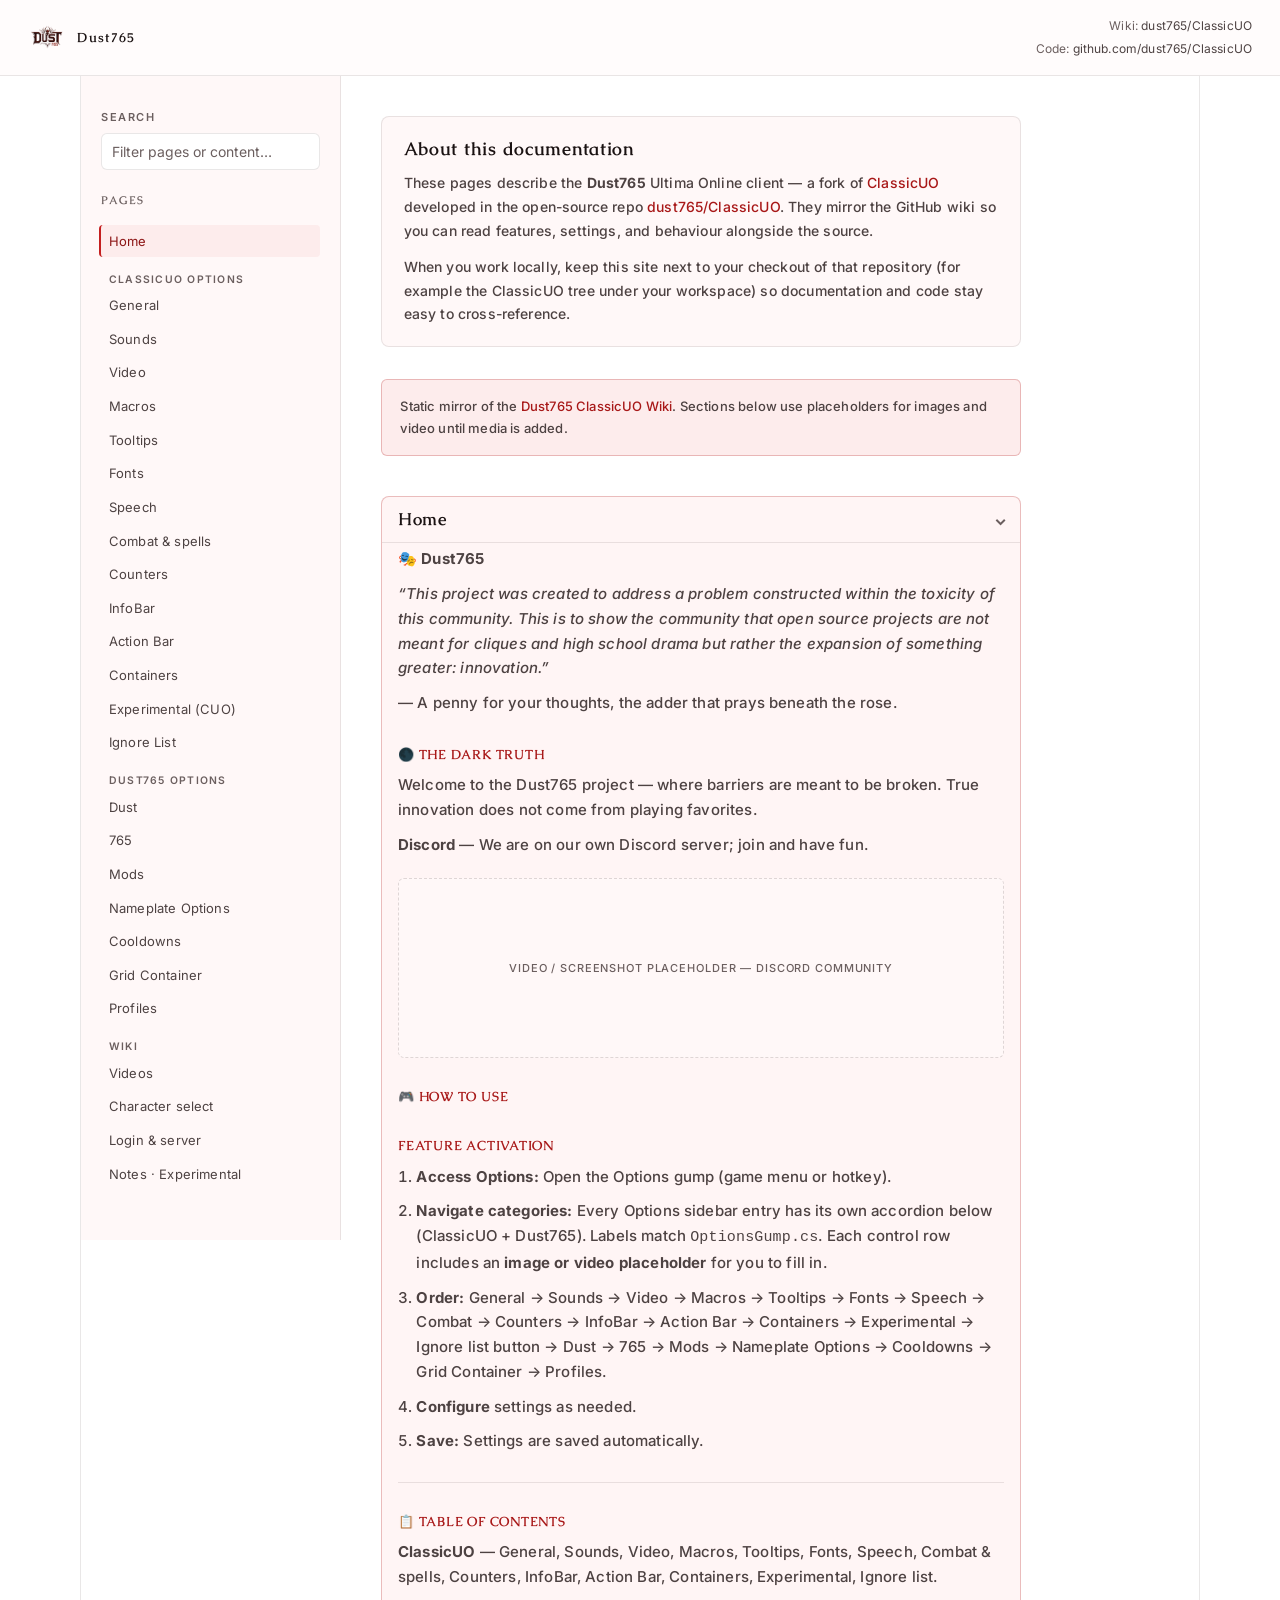
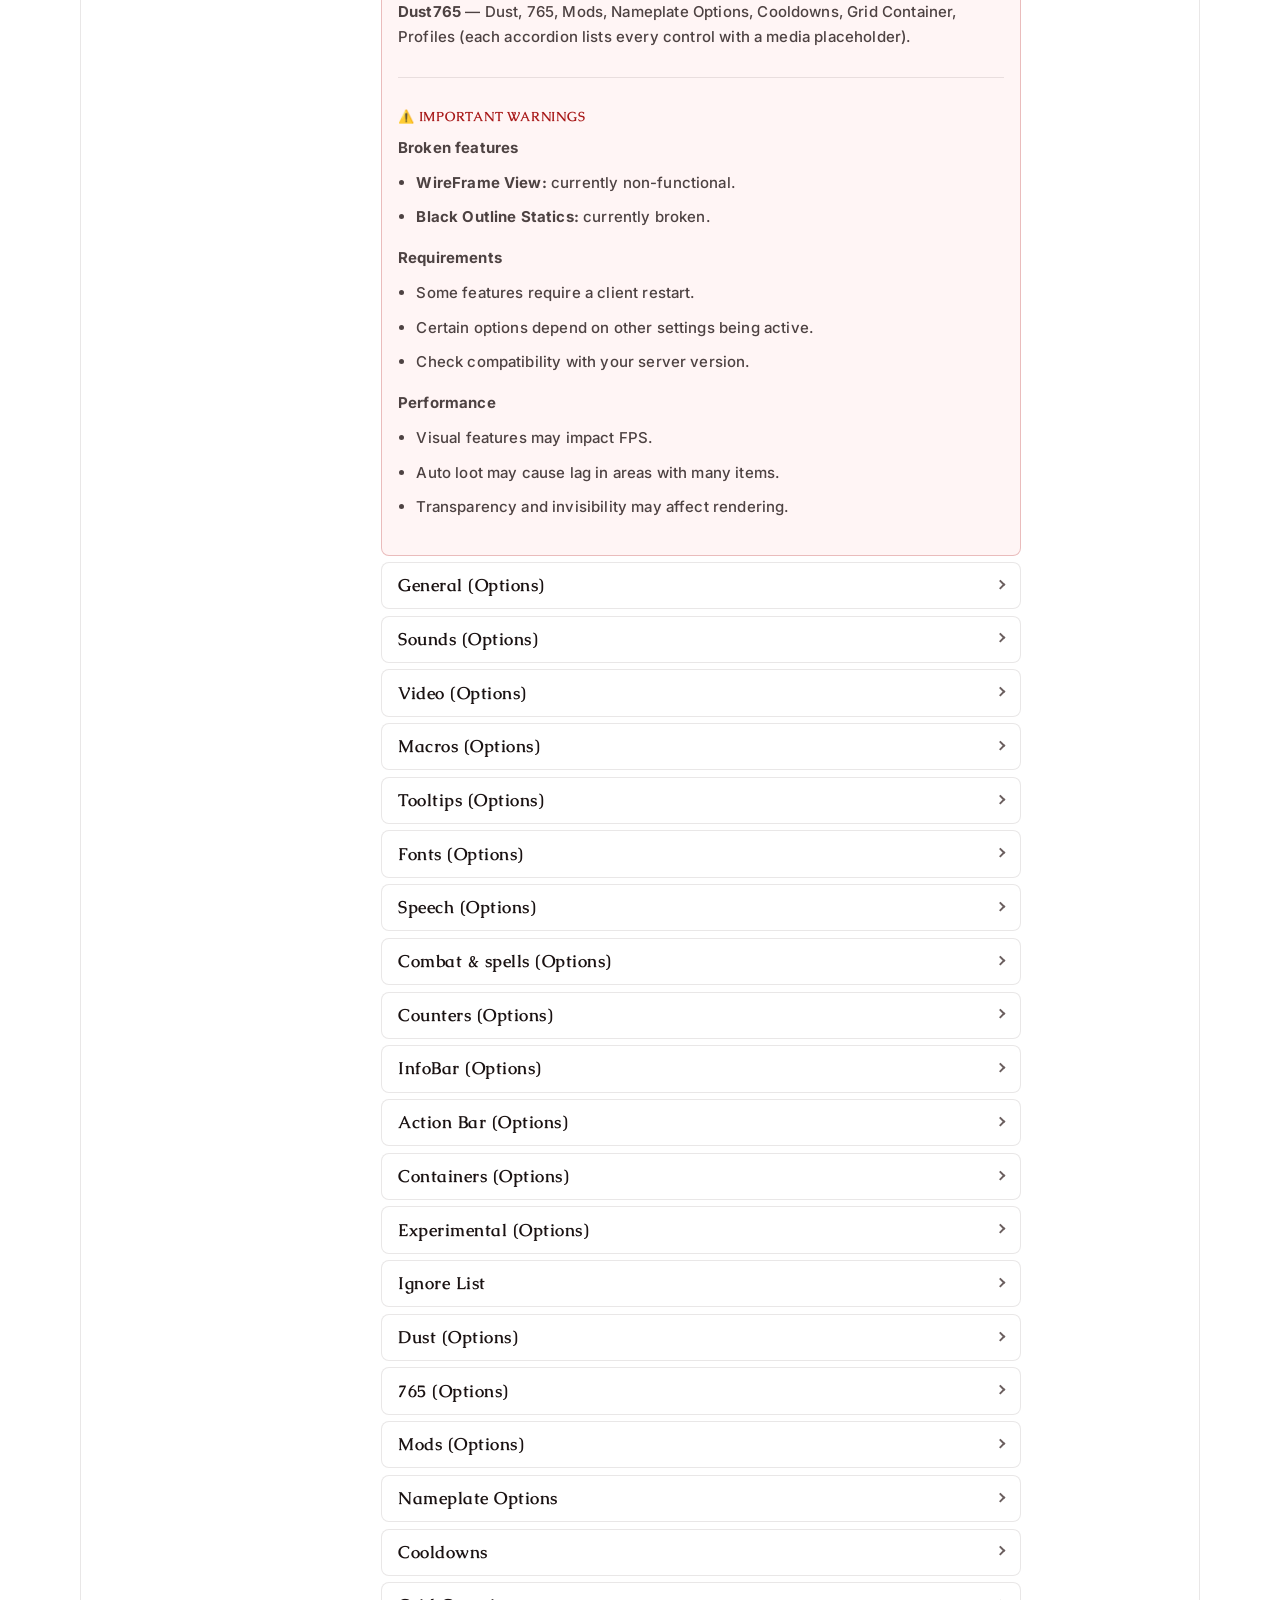
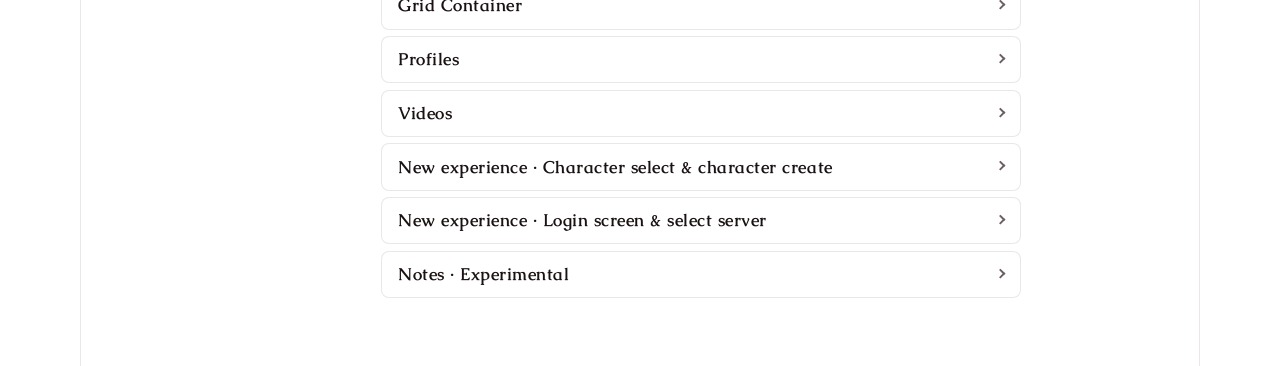
<file: wiki.html>
<!DOCTYPE html>
<html lang="en">
<head>
  <meta charset="UTF-8" />
  <meta name="viewport" content="width=device-width, initial-scale=1.0" />
  <title>Dust765 Wiki — Documentation</title>
  <link rel="preconnect" href="https://fonts.googleapis.com" />
  <link rel="preconnect" href="https://fonts.gstatic.com" crossorigin />
  <link href="https://fonts.googleapis.com/css2?family=Caudex:wght@400;700&family=Inter:wght@400;500;600;700&display=swap" rel="stylesheet" />
  <!-- Bump ?v= when css/wiki.css changes -->
  <link rel="stylesheet" href="css/wiki.css?v=3" />
</head>
<body>
  <header class="wiki-top">
    <a class="home" href="/">
      <img src="logodust.png" alt="" />
      <span>Dust765</span>
    </a>
    <div class="wiki-top-meta">
      <p class="wiki-source">Wiki: <a href="https://github.com/dust765/ClassicUO/wiki" target="_blank" rel="noopener">dust765/ClassicUO</a></p>
      <p class="wiki-source">Code: <a href="https://github.com/dust765/ClassicUO" target="_blank" rel="noopener">github.com/dust765/ClassicUO</a></p>
    </div>
  </header>

  <div class="wiki-layout">
    <aside class="wiki-sidebar">
      <div class="wiki-search" role="search">
        <label class="wiki-search-label" for="wiki-search">Search</label>
        <input type="search" id="wiki-search" class="wiki-search-input" placeholder="Filter pages or content…" autocomplete="off" spellcheck="false" enterkeyhint="search" />
        <p class="wiki-search-hint" id="wiki-search-hint" hidden></p>
      </div>
      <h2>Pages</h2>
      <nav aria-label="Wiki pages">
        <ul id="wiki-nav">
          <li><a href="#wiki-home">Home</a></li>
          <li class="wiki-nav-label">ClassicUO options</li>
          <li><a href="#wiki-opt-general">General</a></li>
          <li><a href="#wiki-opt-sounds">Sounds</a></li>
          <li><a href="#wiki-opt-video">Video</a></li>
          <li><a href="#wiki-opt-macros">Macros</a></li>
          <li><a href="#wiki-opt-tooltips">Tooltips</a></li>
          <li><a href="#wiki-opt-fonts">Fonts</a></li>
          <li><a href="#wiki-opt-speech">Speech</a></li>
          <li><a href="#wiki-opt-combat">Combat &amp; spells</a></li>
          <li><a href="#wiki-opt-counters">Counters</a></li>
          <li><a href="#wiki-opt-infobar">InfoBar</a></li>
          <li><a href="#wiki-opt-actionbar">Action Bar</a></li>
          <li><a href="#wiki-opt-containers">Containers</a></li>
          <li><a href="#wiki-opt-experimental">Experimental (CUO)</a></li>
          <li><a href="#wiki-opt-ignore">Ignore List</a></li>
          <li class="wiki-nav-label">Dust765 options</li>
          <li><a href="#wiki-opt-dust">Dust</a></li>
          <li><a href="#wiki-opt-765">765</a></li>
          <li><a href="#wiki-opt-mods">Mods</a></li>
          <li><a href="#wiki-nameplate-options">Nameplate Options</a></li>
          <li><a href="#wiki-cooldowns">Cooldowns</a></li>
          <li><a href="#wiki-grid-container">Grid Container</a></li>
          <li><a href="#wiki-profiles">Profiles</a></li>
          <li class="wiki-nav-label">Wiki</li>
          <li><a href="#wiki-videos">Videos</a></li>
          <li><a href="#wiki-char-select">Character select</a></li>
          <li><a href="#wiki-login-screen">Login &amp; server</a></li>
          <li><a href="#wiki-experimental">Notes · Experimental</a></li>
        </ul>
      </nav>
    </aside>

    <main class="wiki-main">
      <section class="wiki-context" aria-labelledby="wiki-context-heading">
        <h1 id="wiki-context-heading">About this documentation</h1>
        <p>These pages describe the <strong>Dust765</strong> Ultima Online client — a fork of <a href="https://github.com/ClassicUO/ClassicUO" target="_blank" rel="noopener">ClassicUO</a> developed in the open-source repo <a href="https://github.com/dust765/ClassicUO" target="_blank" rel="noopener">dust765/ClassicUO</a>. They mirror the GitHub wiki so you can read features, settings, and behaviour alongside the source.</p>
        <p>When you work locally, keep this site next to your checkout of that repository (for example the ClassicUO tree under your workspace) so documentation and code stay easy to cross-reference.</p>
      </section>
      <p class="wiki-banner">Static mirror of the <a href="https://github.com/dust765/ClassicUO/wiki">Dust765 ClassicUO Wiki</a>. Sections below use placeholders for images and video until media is added.</p>

      <details class="wiki-article" id="wiki-home" open>
        <summary><span class="wiki-article-title">Home</span></summary>
        <div class="wiki-article-body">
        <p><strong>🎭 Dust765</strong></p>
        <p><em>&ldquo;This project was created to address a problem constructed within the toxicity of this community. This is to show the community that open source projects are not meant for cliques and high school drama but rather the expansion of something greater: innovation.&rdquo;</em></p>
        <p>— A penny for your thoughts, the adder that prays beneath the rose.</p>
        <h3>🌑 The Dark Truth</h3>
        <p>Welcome to the Dust765 project — where barriers are meant to be broken. True innovation does not come from playing favorites.</p>
        <p><strong>Discord</strong> — We are on our own Discord server; join and have fun.</p>
        <div class="wiki-media-placeholder wiki-media-placeholder--video">Video / screenshot placeholder — Discord community</div>

        <h3>🎮 How to Use</h3>
        <h3>Feature activation</h3>
        <ol>
          <li><strong>Access Options:</strong> Open the Options gump (game menu or hotkey).</li>
          <li><strong>Navigate categories:</strong> Every Options sidebar entry has its own accordion below (ClassicUO + Dust765). Labels match <code>OptionsGump.cs</code>. Each control row includes an <strong>image or video placeholder</strong> for you to fill in.</li>
          <li><strong>Order:</strong> General → Sounds → Video → Macros → Tooltips → Fonts → Speech → Combat → Counters → InfoBar → Action Bar → Containers → Experimental → Ignore list button → Dust → 765 → Mods → Nameplate Options → Cooldowns → Grid Container → Profiles.</li>
          <li><strong>Configure</strong> settings as needed.</li>
          <li><strong>Save:</strong> Settings are saved automatically.</li>
        </ol>

        <hr />

        <h3>📋 Table of contents</h3>
        <p><strong>ClassicUO</strong> — General, Sounds, Video, Macros, Tooltips, Fonts, Speech, Combat &amp; spells, Counters, InfoBar, Action Bar, Containers, Experimental, Ignore list.</p>
        <p><strong>Dust765</strong> — Dust, 765, Mods, Nameplate Options, Cooldowns, Grid Container, Profiles (each accordion lists every control with a media placeholder).</p>

        <hr />

        <h3>⚠️ Important warnings</h3>
        <p><strong>Broken features</strong></p>
        <ul>
          <li><strong>WireFrame View:</strong> currently non-functional.</li>
          <li><strong>Black Outline Statics:</strong> currently broken.</li>
        </ul>
        <p><strong>Requirements</strong></p>
        <ul>
          <li>Some features require a client restart.</li>
          <li>Certain options depend on other settings being active.</li>
          <li>Check compatibility with your server version.</li>
        </ul>
        <p><strong>Performance</strong></p>
        <ul>
          <li>Visual features may impact FPS.</li>
          <li>Auto loot may cause lag in areas with many items.</li>
          <li>Transparency and invisibility may affect rendering.</li>
        </ul>
      </div>
      </details>

<details class="wiki-article" id="wiki-opt-general">
        <summary><span class="wiki-article-title">General (Options)</span></summary>
        <div class="wiki-article-body">
        <p>ClassicUO <code>BuildGeneral()</code> — movement, corpses, mobiles, gumps, drag-select, circle of transparency, terrain.</p>
<h3>General</h3>
<div class="wiki-opt-item">
<p><strong>Highlight game objects</strong> — Outlines interactive objects under the cursor for easier targeting.</p>
<div class="wiki-media-placeholder wiki-media-placeholder--item wiki-media-placeholder--video">Video — Options · General · Highlight game objects</div>
</div>
<div class="wiki-opt-item">
<p><strong>Enable pathfinding</strong> — Click-to-walk uses the client pathfinder through obstacles.</p>
<div class="wiki-media-placeholder wiki-media-placeholder--item wiki-media-placeholder--video">Video — Options · General · Enable pathfinding</div>
</div>
<div class="wiki-opt-item">
<p><strong>Shift + pathfinding</strong> — Require holding Shift for pathfind clicks so normal clicks stay precise.</p>
<div class="wiki-media-placeholder wiki-media-placeholder--item wiki-media-placeholder--video">Video — Options · General · Shift + pathfinding</div>
</div>
<div class="wiki-opt-item">
<p><strong>Single click pathfind</strong> — One click triggers pathfinding instead of double-click walk.</p>
<div class="wiki-media-placeholder wiki-media-placeholder--item wiki-media-placeholder--video">Video — Options · General · Single click pathfind</div>
</div>
<div class="wiki-opt-item">
<p><strong>Always run</strong> — Default movement uses run speed where the server allows.</p>
<div class="wiki-media-placeholder wiki-media-placeholder--item wiki-media-placeholder--video">Video — Options · General · Always run</div>
</div>
<div class="wiki-opt-item">
<p><strong>Always run unless hidden</strong> — Walk while hidden; run otherwise.</p>
<div class="wiki-media-placeholder wiki-media-placeholder--item wiki-media-placeholder--video">Video — Options · General · Always run unless hidden</div>
</div>
<div class="wiki-opt-item">
<p><strong>Auto open doors</strong> — Automatically open doors when you walk into them.</p>
<div class="wiki-media-placeholder wiki-media-placeholder--item wiki-media-placeholder--video">Video — Options · General · Auto open doors</div>
</div>
<div class="wiki-opt-item">
<p><strong>Smooth doors</strong> — Animate door opening/closing instead of instant state swap.</p>
<div class="wiki-media-placeholder wiki-media-placeholder--item wiki-media-placeholder--video">Video — Options · General · Smooth doors</div>
</div>
<div class="wiki-opt-item">
<p><strong>Fast rotation</strong> — Faster character facing changes.</p>
<div class="wiki-media-placeholder wiki-media-placeholder--item wiki-media-placeholder--video">Video — Options · General · Fast rotation</div>
</div>
<div class="wiki-opt-item">
<p><strong>Auto open corpses</strong> — Opens corpse containers when you step on them.</p>
<div class="wiki-media-placeholder wiki-media-placeholder--item wiki-media-placeholder--video">Video — Options · General · Auto open corpses</div>
</div>
<div class="wiki-opt-item">
<p><strong>Corpse open range</strong> — Numeric max distance (tiles) for auto-open corpse.</p>
<div class="wiki-media-placeholder wiki-media-placeholder--item wiki-media-placeholder--video">Video — Options · General · Corpse open range</div>
</div>
<div class="wiki-opt-item">
<p><strong>Skip empty corpses</strong> — Do not open corpses that have no loot.</p>
<div class="wiki-media-placeholder wiki-media-placeholder--item wiki-media-placeholder--video">Video — Options · General · Skip empty corpses</div>
</div>
<div class="wiki-opt-item">
<p><strong>Corpse open options</strong> — Combo: when to skip — none / not targeting / not hidden / both.</p>
<div class="wiki-media-placeholder wiki-media-placeholder--item wiki-media-placeholder--video">Video — Options · General · Corpse open options</div>
</div>
<div class="wiki-opt-item">
<p><strong>No color for out-of-range objects</strong> — Dims or removes tint on objects beyond interaction range.</p>
<div class="wiki-media-placeholder wiki-media-placeholder--item wiki-media-placeholder--video">Video — Options · General · No color for out-of-range objects</div>
</div>
<div class="wiki-opt-item">
<p><strong>Sallos easy grab</strong> — Easier grab/drag behaviour for items (Orion/Sallos style).</p>
<div class="wiki-media-placeholder wiki-media-placeholder--item wiki-media-placeholder--video">Video — Options · General · Sallos easy grab</div>
</div>
<div class="wiki-opt-item">
<p><strong>Show houses content</strong> — Shows items inside houses when supported by client version.</p>
<div class="wiki-media-placeholder wiki-media-placeholder--item wiki-media-placeholder--video">Video — Options · General · Show houses content</div>
</div>
<div class="wiki-opt-item">
<p><strong>Smooth boat movement</strong> — Interpolates boat motion on supported shards.</p>
<div class="wiki-media-placeholder wiki-media-placeholder--item wiki-media-placeholder--video">Video — Options · General · Smooth boat movement</div>
</div>
<h3>Mobiles</h3>
<div class="wiki-opt-item">
<p><strong>Show mobile HP</strong> — Displays HP on mobiles; pair with mode (percentage / line / both).</p>
<div class="wiki-media-placeholder wiki-media-placeholder--item wiki-media-placeholder--video">Video — Options · General · Mobiles · Show mobile HP</div>
</div>
<div class="wiki-opt-item">
<p><strong>Mobile HP mode</strong> — Combo: percentage text, bar line, or both.</p>
<div class="wiki-media-placeholder wiki-media-placeholder--item wiki-media-placeholder--video">Video — Options · General · Mobiles · Mobile HP mode</div>
</div>
<div class="wiki-opt-item">
<p><strong>Show HP when</strong> — Combo: always / below max / smart hiding rules.</p>
<div class="wiki-media-placeholder wiki-media-placeholder--item wiki-media-placeholder--video">Video — Options · General · Mobiles · Show HP when</div>
</div>
<div class="wiki-opt-item">
<p><strong>Highlight poisoned</strong> — Tint poisoned mobiles; set poison hue.</p>
<div class="wiki-media-placeholder wiki-media-placeholder--item wiki-media-placeholder--video">Video — Options · General · Mobiles · Highlight poisoned</div>
</div>
<div class="wiki-opt-item">
<p><strong>Highlight paralyzed</strong> — Tint paralyzed mobiles; set paralyze hue.</p>
<div class="wiki-media-placeholder wiki-media-placeholder--item wiki-media-placeholder--video">Video — Options · General · Mobiles · Highlight paralyzed</div>
</div>
<div class="wiki-opt-item">
<p><strong>Highlight invulnerable</strong> — Tint invulnerable mobiles; set invuln hue.</p>
<div class="wiki-media-placeholder wiki-media-placeholder--item wiki-media-placeholder--video">Video — Options · General · Mobiles · Highlight invulnerable</div>
</div>
<div class="wiki-opt-item">
<p><strong>Show incoming mobile names</strong> — Overhead/name for mobiles entering screen.</p>
<div class="wiki-media-placeholder wiki-media-placeholder--item wiki-media-placeholder--video">Video — Options · General · Mobiles · Show incoming mobile names</div>
</div>
<div class="wiki-opt-item">
<p><strong>Show incoming corpse names</strong> — Notification-style name for new corpses.</p>
<div class="wiki-media-placeholder wiki-media-placeholder--item wiki-media-placeholder--video">Video — Options · General · Mobiles · Show incoming corpse names</div>
</div>
<div class="wiki-opt-item">
<p><strong>Aura under feet</strong> — Combo: none / warmode / Ctrl+Shift / always.</p>
<div class="wiki-media-placeholder wiki-media-placeholder--item wiki-media-placeholder--video">Video — Options · General · Mobiles · Aura under feet</div>
</div>
<div class="wiki-opt-item">
<p><strong>Party aura custom color</strong> — Enable party member foot aura and pick hue.</p>
<div class="wiki-media-placeholder wiki-media-placeholder--item wiki-media-placeholder--video">Video — Options · General · Mobiles · Party aura custom color</div>
</div>
<h3>Gumps & context</h3>
<div class="wiki-opt-item">
<p><strong>Disable game menu (top bar)</strong> — Hides the ClassicUO top menu bar.</p>
<div class="wiki-media-placeholder wiki-media-placeholder--item wiki-media-placeholder--video">Video — Options · General · Gumps · Disable game menu (top bar)</div>
</div>
<div class="wiki-opt-item">
<p><strong>Hold Alt to close anchored gumps</strong> — Alt-click behaviour on anchored UI.</p>
<div class="wiki-media-placeholder wiki-media-placeholder--item wiki-media-placeholder--video">Video — Options · General · Gumps · Hold Alt to close anchored gumps</div>
</div>
<div class="wiki-opt-item">
<p><strong>Hold Alt to move gumps</strong> — Move gumps while Alt is held.</p>
<div class="wiki-media-placeholder wiki-media-placeholder--item wiki-media-placeholder--video">Video — Options · General · Gumps · Hold Alt to move gumps</div>
</div>
<div class="wiki-opt-item">
<p><strong>Right-click closes anchored group</strong> — Closes all gumps in an anchor chain with one right-click.</p>
<div class="wiki-media-placeholder wiki-media-placeholder--item wiki-media-placeholder--video">Video — Options · General · Gumps · Right-click closes anchored group</div>
</div>
<div class="wiki-opt-item">
<p><strong>Standard skills gump</strong> — Use classic skills window layout.</p>
<div class="wiki-media-placeholder wiki-media-placeholder--item wiki-media-placeholder--video">Video — Options · General · Gumps · Standard skills gump</div>
</div>
<div class="wiki-opt-item">
<p><strong>Use old status gump</strong> — Legacy status layout (hidden on some builds e.g. Outlands).</p>
<div class="wiki-media-placeholder wiki-media-placeholder--item wiki-media-placeholder--video">Video — Options · General · Gumps · Use old status gump</div>
</div>
<div class="wiki-opt-item">
<p><strong>Party invite gump</strong> — Show party invitation dialog.</p>
<div class="wiki-media-placeholder wiki-media-placeholder--item wiki-media-placeholder--video">Video — Options · General · Gumps · Party invite gump</div>
</div>
<div class="wiki-opt-item">
<p><strong>Custom HP bars</strong> — Use ClassicUO custom health bar gumps.</p>
<div class="wiki-media-placeholder wiki-media-placeholder--item wiki-media-placeholder--video">Video — Options · General · Gumps · Custom HP bars</div>
</div>
<div class="wiki-opt-item">
<p><strong>Custom HP bar black background</strong> — Solid black backing for custom bars.</p>
<div class="wiki-media-placeholder wiki-media-placeholder--item wiki-media-placeholder--video">Video — Options · General · Gumps · Custom HP bar black background</div>
</div>
<div class="wiki-opt-item">
<p><strong>Save HP bars on logout</strong> — Restore bar positions next session.</p>
<div class="wiki-media-placeholder wiki-media-placeholder--item wiki-media-placeholder--video">Video — Options · General · Gumps · Save HP bars on logout</div>
</div>
<div class="wiki-opt-item">
<p><strong>Close HP bar when</strong> — Combo: never / out of range / mobile dead.</p>
<div class="wiki-media-placeholder wiki-media-placeholder--item wiki-media-placeholder--video">Video — Options · General · Gumps · Close HP bar when</div>
</div>
<div class="wiki-opt-item">
<p><strong>Grid loot</strong> — Combo for looting into grid vs legacy — none / grid only / both.</p>
<div class="wiki-media-placeholder wiki-media-placeholder--item wiki-media-placeholder--video">Video — Options · General · Gumps · Grid loot</div>
</div>
<div class="wiki-opt-item">
<p><strong>Shift for context menu</strong> — Require Shift+click for context menus.</p>
<div class="wiki-media-placeholder wiki-media-placeholder--item wiki-media-placeholder--video">Video — Options · General · Gumps · Shift for context menu</div>
</div>
<div class="wiki-opt-item">
<p><strong>Shift to split stack</strong> — Require Shift when splitting item piles.</p>
<div class="wiki-media-placeholder wiki-media-placeholder--item wiki-media-placeholder--video">Video — Options · General · Gumps · Shift to split stack</div>
</div>
<h3>Miscellaneous</h3>
<div class="wiki-opt-item">
<p><strong>Circle of transparency</strong> — Enable circular transparency around player; radius slider.</p>
<div class="wiki-media-placeholder wiki-media-placeholder--item wiki-media-placeholder--video">Video — Options · General · Misc · Circle of transparency</div>
</div>
<div class="wiki-opt-item">
<p><strong>Circle of transparency type</strong> — Combo: full / gradient / modern style.</p>
<div class="wiki-media-placeholder wiki-media-placeholder--item wiki-media-placeholder--video">Video — Options · General · Misc · Circle of transparency type</div>
</div>
<div class="wiki-opt-item">
<p><strong>Hide screenshot stored message</strong> — Suppress system message after saving a screenshot.</p>
<div class="wiki-media-placeholder wiki-media-placeholder--item wiki-media-placeholder--video">Video — Options · General · Misc · Hide screenshot stored message</div>
</div>
<div class="wiki-opt-item">
<p><strong>Object alpha fading</strong> — Fade objects in/out when they appear or leave.</p>
<div class="wiki-media-placeholder wiki-media-placeholder--item wiki-media-placeholder--video">Video — Options · General · Misc · Object alpha fading</div>
</div>
<div class="wiki-opt-item">
<p><strong>Text alpha fading</strong> — Fade overhead/journal-style text.</p>
<div class="wiki-media-placeholder wiki-media-placeholder--item wiki-media-placeholder--video">Video — Options · General · Misc · Text alpha fading</div>
</div>
<div class="wiki-opt-item">
<p><strong>Drag-select (mass health bars)</strong> — Drag a rectangle to select many mobiles and spawn bars; modifier key combo.</p>
<div class="wiki-media-placeholder wiki-media-placeholder--item wiki-media-placeholder--video">Video — Options · General · Misc · Drag-select (mass health bars)</div>
</div>
<div class="wiki-opt-item">
<p><strong>Drag-select — select players key</strong> — Ctrl / Shift / disabled for player selection pass.</p>
<div class="wiki-media-placeholder wiki-media-placeholder--item wiki-media-placeholder--video">Video — Options · General · Misc · Drag-select — select players key</div>
</div>
<div class="wiki-opt-item">
<p><strong>Drag-select — select monsters key</strong> — Ctrl / Shift / disabled for monster pass.</p>
<div class="wiki-media-placeholder wiki-media-placeholder--item wiki-media-placeholder--video">Video — Options · General · Misc · Drag-select — select monsters key</div>
</div>
<div class="wiki-opt-item">
<p><strong>Drag-select — nameplates key</strong> — Ctrl / Shift / disabled for nameplate pass.</p>
<div class="wiki-media-placeholder wiki-media-placeholder--item wiki-media-placeholder--video">Video — Options · General · Misc · Drag-select — nameplates key</div>
</div>
<div class="wiki-opt-item">
<p><strong>Drag-select start position X / Y</strong> — Sliders for rectangle origin on screen.</p>
<div class="wiki-media-placeholder wiki-media-placeholder--item wiki-media-placeholder--video">Video — Options · General · Misc · Drag-select start position X / Y</div>
</div>
<div class="wiki-opt-item">
<p><strong>Drag-select anchored health bars</strong> — Spawned bars from drag-select participate in anchoring.</p>
<div class="wiki-media-placeholder wiki-media-placeholder--item wiki-media-placeholder--video">Video — Options · General · Misc · Drag-select anchored health bars</div>
</div>
<div class="wiki-opt-item">
<p><strong>Show stats changed message</strong> — System message when STR/DEX/INT changes.</p>
<div class="wiki-media-placeholder wiki-media-placeholder--item wiki-media-placeholder--video">Video — Options · General · Misc · Show stats changed message</div>
</div>
<div class="wiki-opt-item">
<p><strong>Show skills changed message</strong> — Notify on skill gains/changes; delta threshold slider.</p>
<div class="wiki-media-placeholder wiki-media-placeholder--item wiki-media-placeholder--video">Video — Options · General · Misc · Show skills changed message</div>
</div>
<h3>Terrain & statics</h3>
<div class="wiki-opt-item">
<p><strong>Hide roof tiles</strong> — Do not draw upper-floor roofs (classic UO visibility trick).</p>
<div class="wiki-media-placeholder wiki-media-placeholder--item wiki-media-placeholder--video">Video — Options · General · Terrain · Hide roof tiles</div>
</div>
<div class="wiki-opt-item">
<p><strong>Hide vegetation</strong> — Hide grass/foliage statics for clarity.</p>
<div class="wiki-media-placeholder wiki-media-placeholder--item wiki-media-placeholder--video">Video — Options · General · Terrain · Hide vegetation</div>
</div>
<div class="wiki-opt-item">
<p><strong>Mark cave tiles</strong> — Highlight cave floor edges.</p>
<div class="wiki-media-placeholder wiki-media-placeholder--item wiki-media-placeholder--video">Video — Options · General · Terrain · Mark cave tiles</div>
</div>
<div class="wiki-opt-item">
<p><strong>Fields drawing</strong> — Combo: normal / static / tile mode for field spells.</p>
<div class="wiki-media-placeholder wiki-media-placeholder--item wiki-media-placeholder--video">Video — Options · General · Terrain · Fields drawing</div>
</div>
        </div>
      </details>

      <details class="wiki-article" id="wiki-opt-sounds">
        <summary><span class="wiki-article-title">Sounds (Options)</span></summary>
        <div class="wiki-article-body">
        <p>ClassicUO <code>BuildSounds()</code>.</p>
<div class="wiki-opt-item">
<p><strong>Enable sounds</strong> — Master toggle for game SFX.</p>
<div class="wiki-media-placeholder wiki-media-placeholder--item wiki-media-placeholder--video">Video — Options · Sounds · Enable sounds</div>
</div>
<div class="wiki-opt-item">
<p><strong>Enable music</strong> — In-game music playback.</p>
<div class="wiki-media-placeholder wiki-media-placeholder--item wiki-media-placeholder--video">Video — Options · Sounds · Enable music</div>
</div>
<div class="wiki-opt-item">
<p><strong>Login music</strong> — Music on login screen (global setting).</p>
<div class="wiki-media-placeholder wiki-media-placeholder--item wiki-media-placeholder--video">Video — Options · Sounds · Login music</div>
</div>
<div class="wiki-opt-item">
<p><strong>Sound volume</strong> — Slider 0–100 for SFX.</p>
<div class="wiki-media-placeholder wiki-media-placeholder--item wiki-media-placeholder--video">Video — Options · Sounds · Sound volume</div>
</div>
<div class="wiki-opt-item">
<p><strong>Music volume</strong> — Slider 0–100 for in-game music.</p>
<div class="wiki-media-placeholder wiki-media-placeholder--item wiki-media-placeholder--video">Video — Options · Sounds · Music volume</div>
</div>
<div class="wiki-opt-item">
<p><strong>Login music volume</strong> — Slider for login theme.</p>
<div class="wiki-media-placeholder wiki-media-placeholder--item wiki-media-placeholder--video">Video — Options · Sounds · Login music volume</div>
</div>
<div class="wiki-opt-item">
<p><strong>Footsteps</strong> — Play footstep samples.</p>
<div class="wiki-media-placeholder wiki-media-placeholder--item wiki-media-placeholder--video">Video — Options · Sounds · Footsteps</div>
</div>
<div class="wiki-opt-item">
<p><strong>Combat music</strong> — Switch to combat music when in fight.</p>
<div class="wiki-media-placeholder wiki-media-placeholder--item wiki-media-placeholder--video">Video — Options · Sounds · Combat music</div>
</div>
<div class="wiki-opt-item">
<p><strong>Sounds/music in background</strong> — Continue audio when the window loses focus.</p>
<div class="wiki-media-placeholder wiki-media-placeholder--item wiki-media-placeholder--video">Video — Options · Sounds · Sounds/music in background</div>
</div>
        </div>
      </details>

      <details class="wiki-article" id="wiki-opt-video">
        <summary><span class="wiki-article-title">Video (Options)</span></summary>
        <div class="wiki-article-body">
        <p>ClassicUO <code>BuildVideo()</code> — FPS, game window, zoom, lights, misc, shadows.</p>
<h3>Performance</h3>
<div class="wiki-opt-item">
<p><strong>FPS limit</strong> — Slider caps frames per second.</p>
<div class="wiki-media-placeholder wiki-media-placeholder--item wiki-media-placeholder--video">Video — Options · Video · FPS limit</div>
</div>
<div class="wiki-opt-item">
<p><strong>Reduce FPS when inactive</strong> — Lower FPS while the window is in background.</p>
<div class="wiki-media-placeholder wiki-media-placeholder--item wiki-media-placeholder--video">Video — Options · Video · Reduce FPS when inactive</div>
</div>
<div class="wiki-opt-item">
<p><strong>VSync</strong> — Sync to monitor refresh (caps FPS to display rate).</p>
<div class="wiki-media-placeholder wiki-media-placeholder--item wiki-media-placeholder--video">Video — Options · Video · VSync</div>
</div>
<h3>Game window</h3>
<div class="wiki-opt-item">
<p><strong>Always full-size game window</strong> — Maximize play area within client window.</p>
<div class="wiki-media-placeholder wiki-media-placeholder--item wiki-media-placeholder--video">Video — Options · Video · Always full-size game window</div>
</div>
<div class="wiki-opt-item">
<p><strong>Borderless window</strong> — Remove OS window frame.</p>
<div class="wiki-media-placeholder wiki-media-placeholder--item wiki-media-placeholder--video">Video — Options · Video · Borderless window</div>
</div>
<div class="wiki-opt-item">
<p><strong>Custom border frame (borderless)</strong> — Draw a custom frame when borderless.</p>
<div class="wiki-media-placeholder wiki-media-placeholder--item wiki-media-placeholder--video">Video — Options · Video · Custom border frame (borderless)</div>
</div>
<div class="wiki-opt-item">
<p><strong>Lock game window</strong> — Prevent moving/resizing the play area.</p>
<div class="wiki-media-placeholder wiki-media-placeholder--item wiki-media-placeholder--video">Video — Options · Video · Lock game window</div>
</div>
<div class="wiki-opt-item">
<p><strong>Game window position X / Y</strong> — Pixel offset of the world view.</p>
<div class="wiki-media-placeholder wiki-media-placeholder--item wiki-media-placeholder--video">Video — Options · Video · Game window position X / Y</div>
</div>
<div class="wiki-opt-item">
<p><strong>Game window width / height</strong> — Size of the world view in pixels.</p>
<div class="wiki-media-placeholder wiki-media-placeholder--item wiki-media-placeholder--video">Video — Options · Video · Game window width / height</div>
</div>
<h3>Zoom</h3>
<div class="wiki-opt-item">
<p><strong>Default zoom</strong> — Slider picks default scale index.</p>
<div class="wiki-media-placeholder wiki-media-placeholder--item wiki-media-placeholder--video">Video — Options · Video · Default zoom</div>
</div>
<div class="wiki-opt-item">
<p><strong>Mouse wheel zoom</strong> — Ctrl+wheel (or configured) changes zoom.</p>
<div class="wiki-media-placeholder wiki-media-placeholder--item wiki-media-placeholder--video">Video — Options · Video · Mouse wheel zoom</div>
</div>
<div class="wiki-opt-item">
<p><strong>Release Ctrl restores scale</strong> — Return zoom after releasing Ctrl if enabled.</p>
<div class="wiki-media-placeholder wiki-media-placeholder--item wiki-media-placeholder--video">Video — Options · Video · Release Ctrl restores scale</div>
</div>
<h3>Lights</h3>
<div class="wiki-opt-item">
<p><strong>Alternative lights</strong> — Use alternate lighting renderer.</p>
<div class="wiki-media-placeholder wiki-media-placeholder--item wiki-media-placeholder--video">Video — Options · Video · Alternative lights</div>
</div>
<div class="wiki-opt-item">
<p><strong>Custom light level</strong> — Override global darkness; slider + type.</p>
<div class="wiki-media-placeholder wiki-media-placeholder--item wiki-media-placeholder--video">Video — Options · Video · Custom light level</div>
</div>
<div class="wiki-opt-item">
<p><strong>Light level type</strong> — Absolute vs minimum light interpretation.</p>
<div class="wiki-media-placeholder wiki-media-placeholder--item wiki-media-placeholder--video">Video — Options · Video · Light level type</div>
</div>
<div class="wiki-opt-item">
<p><strong>Dark nights</strong> — Stronger night darkness.</p>
<div class="wiki-media-placeholder wiki-media-placeholder--item wiki-media-placeholder--video">Video — Options · Video · Dark nights</div>
</div>
<div class="wiki-opt-item">
<p><strong>Colored lights</strong> — Tint light sources.</p>
<div class="wiki-media-placeholder wiki-media-placeholder--item wiki-media-placeholder--video">Video — Options · Video · Colored lights</div>
</div>
<h3>Misc</h3>
<div class="wiki-opt-item">
<p><strong>Death screen</strong> — Full-screen effect on death.</p>
<div class="wiki-media-placeholder wiki-media-placeholder--item wiki-media-placeholder--video">Video — Options · Video · Death screen</div>
</div>
<div class="wiki-opt-item">
<p><strong>Black & white when dead</strong> — Desaturate world while ghost.</p>
<div class="wiki-media-placeholder wiki-media-placeholder--item wiki-media-placeholder--video">Video — Options · Video · Black & white when dead</div>
</div>
<div class="wiki-opt-item">
<p><strong>Run mouse in separate thread</strong> — Input polling on another thread (global).</p>
<div class="wiki-media-placeholder wiki-media-placeholder--item wiki-media-placeholder--video">Video — Options · Video · Run mouse in separate thread</div>
</div>
<div class="wiki-opt-item">
<p><strong>Aura on mouse target</strong> — Show aura on target under cursor.</p>
<div class="wiki-media-placeholder wiki-media-placeholder--item wiki-media-placeholder--video">Video — Options · Video · Aura on mouse target</div>
</div>
<div class="wiki-opt-item">
<p><strong>Animated water</strong> — Animate water tiles.</p>
<div class="wiki-media-placeholder wiki-media-placeholder--item wiki-media-placeholder--video">Video — Options · Video · Animated water</div>
</div>
<h3>Shadows</h3>
<div class="wiki-opt-item">
<p><strong>Enable shadows</strong> — Draw mobile shadows.</p>
<div class="wiki-media-placeholder wiki-media-placeholder--item wiki-media-placeholder--video">Video — Options · Video · Enable shadows</div>
</div>
<div class="wiki-opt-item">
<p><strong>Shadow statics</strong> — Also shadow large statics.</p>
<div class="wiki-media-placeholder wiki-media-placeholder--item wiki-media-placeholder--video">Video — Options · Video · Shadow statics</div>
</div>
<div class="wiki-opt-item">
<p><strong>Terrain shadow level</strong> — Slider for ground shadow strength.</p>
<div class="wiki-media-placeholder wiki-media-placeholder--item wiki-media-placeholder--video">Video — Options · Video · Terrain shadow level</div>
</div>
        </div>
      </details>

      <details class="wiki-article" id="wiki-opt-macros">
        <summary><span class="wiki-article-title">Macros (Options)</span></summary>
        <div class="wiki-article-body">
        <p>ClassicUO <code>OptionsGump</code> macro list plus <code>MacroControl</code> editor; action types match <code>MacroManager</code> enums. Parsed from <code class="wiki-path">D:\workspace\2025\novo\ClassicUO\src\ClassicUO.Client\Game\Managers\MacroManager.cs</code>.</p>
<h3>Macro list (Options gump)</h3>
<div class="wiki-opt-item">
<p><strong>New macro</strong> — Opens dialog to name and create a macro.</p>
<div class="wiki-media-placeholder wiki-media-placeholder--item wiki-media-placeholder--video">Video — Options · Macros · New macro</div>
</div>
<div class="wiki-opt-item">
<p><strong>Delete macro</strong> — Removes selected macro after confirmation.</p>
<div class="wiki-media-placeholder wiki-media-placeholder--item wiki-media-placeholder--video">Video — Options · Macros · Delete macro</div>
</div>
<div class="wiki-opt-item">
<p><strong>Macro list</strong> — Select a macro to edit; drag list entries to create a macro button on screen.</p>
<div class="wiki-media-placeholder wiki-media-placeholder--item wiki-media-placeholder--video">Video — Options · Macros · Macro list</div>
</div>
<h3>Macro editor (selected macro)</h3>
<div class="wiki-opt-item">
<p><strong>Hotkey box</strong> — Assign key, mouse button, wheel, or controller binding.</p>
<div class="wiki-media-placeholder wiki-media-placeholder--item wiki-media-placeholder--video">Video — Options · Macros · Hotkey box</div>
</div>
<div class="wiki-opt-item">
<p><strong>Create macro button</strong> — Places a draggable macro activation button on the game UI.</p>
<div class="wiki-media-placeholder wiki-media-placeholder--item wiki-media-placeholder--video">Video — Options · Macros · Create macro button</div>
</div>
<div class="wiki-opt-item">
<p><strong>Macro button editor</strong> — Opens the in-game editor for macro button appearance and layout.</p>
<div class="wiki-media-placeholder wiki-media-placeholder--item wiki-media-placeholder--video">Video — Options · Macros · Macro button editor</div>
</div>
<div class="wiki-opt-item">
<p><strong>Add</strong> — Appends a new macro action line.</p>
<div class="wiki-media-placeholder wiki-media-placeholder--item wiki-media-placeholder--video">Video — Options · Macros · Add</div>
</div>
<div class="wiki-opt-item">
<p><strong>Remove</strong> — Removes the last macro action line.</p>
<div class="wiki-media-placeholder wiki-media-placeholder--item wiki-media-placeholder--video">Video — Options · Macros · Remove</div>
</div>
<div class="wiki-opt-item">
<p><strong>Macro actions (scroll list)</strong> — Scrollable list of action rows; each row is one step in the macro.</p>
<div class="wiki-media-placeholder wiki-media-placeholder--item wiki-media-placeholder--video">Video — Options · Macros · Macro actions (scroll list)</div>
</div>
<div class="wiki-opt-item">
<p><strong>Per-line primary combobox</strong> — Selects <code>MacroType</code> for each line.</p>
<div class="wiki-media-placeholder wiki-media-placeholder--item wiki-media-placeholder--video">Video — Options · Macros · Per-line primary combobox</div>
</div>
<div class="wiki-opt-item">
<p><strong>Per-line secondary UI</strong> — Sub-combobox, targets, text, or delay fields depending on the selected type.</p>
<div class="wiki-media-placeholder wiki-media-placeholder--item wiki-media-placeholder--video">Video — Options · Macros · Per-line secondary UI</div>
</div>
<h3>MacroType (primary combobox)</h3>
<div class="wiki-opt-item">
<p><strong>Say</strong> — Primary macro action <code>Say</code>.</p>
<div class="wiki-media-placeholder wiki-media-placeholder--item wiki-media-placeholder--video">Video — Options · Macros · MacroType · Say</div>
</div>
<div class="wiki-opt-item">
<p><strong>Emote</strong> — Primary macro action <code>Emote</code>.</p>
<div class="wiki-media-placeholder wiki-media-placeholder--item wiki-media-placeholder--video">Video — Options · Macros · MacroType · Emote</div>
</div>
<div class="wiki-opt-item">
<p><strong>Whisper</strong> — Primary macro action <code>Whisper</code>.</p>
<div class="wiki-media-placeholder wiki-media-placeholder--item wiki-media-placeholder--video">Video — Options · Macros · MacroType · Whisper</div>
</div>
<div class="wiki-opt-item">
<p><strong>Yell</strong> — Primary macro action <code>Yell</code>.</p>
<div class="wiki-media-placeholder wiki-media-placeholder--item wiki-media-placeholder--video">Video — Options · Macros · MacroType · Yell</div>
</div>
<div class="wiki-opt-item">
<p><strong>Walk</strong> — Primary macro action <code>Walk</code>.</p>
<div class="wiki-media-placeholder wiki-media-placeholder--item wiki-media-placeholder--video">Video — Options · Macros · MacroType · Walk</div>
</div>
<div class="wiki-opt-item">
<p><strong>WarPeace</strong> — Primary macro action <code>WarPeace</code>.</p>
<div class="wiki-media-placeholder wiki-media-placeholder--item wiki-media-placeholder--video">Video — Options · Macros · MacroType · WarPeace</div>
</div>
<div class="wiki-opt-item">
<p><strong>Paste</strong> — Primary macro action <code>Paste</code>.</p>
<div class="wiki-media-placeholder wiki-media-placeholder--item wiki-media-placeholder--video">Video — Options · Macros · MacroType · Paste</div>
</div>
<div class="wiki-opt-item">
<p><strong>Open</strong> — Primary macro action <code>Open</code>.</p>
<div class="wiki-media-placeholder wiki-media-placeholder--item wiki-media-placeholder--video">Video — Options · Macros · MacroType · Open</div>
</div>
<div class="wiki-opt-item">
<p><strong>Close</strong> — Primary macro action <code>Close</code>.</p>
<div class="wiki-media-placeholder wiki-media-placeholder--item wiki-media-placeholder--video">Video — Options · Macros · MacroType · Close</div>
</div>
<div class="wiki-opt-item">
<p><strong>Minimize</strong> — Primary macro action <code>Minimize</code>.</p>
<div class="wiki-media-placeholder wiki-media-placeholder--item wiki-media-placeholder--video">Video — Options · Macros · MacroType · Minimize</div>
</div>
<div class="wiki-opt-item">
<p><strong>Maximize</strong> — Primary macro action <code>Maximize</code>.</p>
<div class="wiki-media-placeholder wiki-media-placeholder--item wiki-media-placeholder--video">Video — Options · Macros · MacroType · Maximize</div>
</div>
<div class="wiki-opt-item">
<p><strong>OpenDoor</strong> — Primary macro action <code>OpenDoor</code>.</p>
<div class="wiki-media-placeholder wiki-media-placeholder--item wiki-media-placeholder--video">Video — Options · Macros · MacroType · OpenDoor</div>
</div>
<div class="wiki-opt-item">
<p><strong>UseSkill</strong> — Primary macro action <code>UseSkill</code>.</p>
<div class="wiki-media-placeholder wiki-media-placeholder--item wiki-media-placeholder--video">Video — Options · Macros · MacroType · UseSkill</div>
</div>
<div class="wiki-opt-item">
<p><strong>LastSkill</strong> — Primary macro action <code>LastSkill</code>.</p>
<div class="wiki-media-placeholder wiki-media-placeholder--item wiki-media-placeholder--video">Video — Options · Macros · MacroType · LastSkill</div>
</div>
<div class="wiki-opt-item">
<p><strong>CastSpell</strong> — Primary macro action <code>CastSpell</code>.</p>
<div class="wiki-media-placeholder wiki-media-placeholder--item wiki-media-placeholder--video">Video — Options · Macros · MacroType · CastSpell</div>
</div>
<div class="wiki-opt-item">
<p><strong>LastSpell</strong> — Primary macro action <code>LastSpell</code>.</p>
<div class="wiki-media-placeholder wiki-media-placeholder--item wiki-media-placeholder--video">Video — Options · Macros · MacroType · LastSpell</div>
</div>
<div class="wiki-opt-item">
<p><strong>LastObject</strong> — Primary macro action <code>LastObject</code>.</p>
<div class="wiki-media-placeholder wiki-media-placeholder--item wiki-media-placeholder--video">Video — Options · Macros · MacroType · LastObject</div>
</div>
<div class="wiki-opt-item">
<p><strong>Bow</strong> — Primary macro action <code>Bow</code>.</p>
<div class="wiki-media-placeholder wiki-media-placeholder--item wiki-media-placeholder--video">Video — Options · Macros · MacroType · Bow</div>
</div>
<div class="wiki-opt-item">
<p><strong>Salute</strong> — Primary macro action <code>Salute</code>.</p>
<div class="wiki-media-placeholder wiki-media-placeholder--item wiki-media-placeholder--video">Video — Options · Macros · MacroType · Salute</div>
</div>
<div class="wiki-opt-item">
<p><strong>QuitGame</strong> — Primary macro action <code>QuitGame</code>.</p>
<div class="wiki-media-placeholder wiki-media-placeholder--item wiki-media-placeholder--video">Video — Options · Macros · MacroType · QuitGame</div>
</div>
<div class="wiki-opt-item">
<p><strong>AllNames</strong> — Primary macro action <code>AllNames</code>.</p>
<div class="wiki-media-placeholder wiki-media-placeholder--item wiki-media-placeholder--video">Video — Options · Macros · MacroType · AllNames</div>
</div>
<div class="wiki-opt-item">
<p><strong>LastTarget</strong> — Primary macro action <code>LastTarget</code>.</p>
<div class="wiki-media-placeholder wiki-media-placeholder--item wiki-media-placeholder--video">Video — Options · Macros · MacroType · LastTarget</div>
</div>
<div class="wiki-opt-item">
<p><strong>TargetSelf</strong> — Primary macro action <code>TargetSelf</code>.</p>
<div class="wiki-media-placeholder wiki-media-placeholder--item wiki-media-placeholder--video">Video — Options · Macros · MacroType · TargetSelf</div>
</div>
<div class="wiki-opt-item">
<p><strong>ArmDisarm</strong> — Primary macro action <code>ArmDisarm</code>.</p>
<div class="wiki-media-placeholder wiki-media-placeholder--item wiki-media-placeholder--video">Video — Options · Macros · MacroType · ArmDisarm</div>
</div>
<div class="wiki-opt-item">
<p><strong>WaitForTarget</strong> — Primary macro action <code>WaitForTarget</code>.</p>
<div class="wiki-media-placeholder wiki-media-placeholder--item wiki-media-placeholder--video">Video — Options · Macros · MacroType · WaitForTarget</div>
</div>
<div class="wiki-opt-item">
<p><strong>TargetNext</strong> — Primary macro action <code>TargetNext</code>.</p>
<div class="wiki-media-placeholder wiki-media-placeholder--item wiki-media-placeholder--video">Video — Options · Macros · MacroType · TargetNext</div>
</div>
<div class="wiki-opt-item">
<p><strong>AttackLast</strong> — Primary macro action <code>AttackLast</code>.</p>
<div class="wiki-media-placeholder wiki-media-placeholder--item wiki-media-placeholder--video">Video — Options · Macros · MacroType · AttackLast</div>
</div>
<div class="wiki-opt-item">
<p><strong>Delay</strong> — Primary macro action <code>Delay</code>.</p>
<div class="wiki-media-placeholder wiki-media-placeholder--item wiki-media-placeholder--video">Video — Options · Macros · MacroType · Delay</div>
</div>
<div class="wiki-opt-item">
<p><strong>CircleTrans</strong> — Primary macro action <code>CircleTrans</code>.</p>
<div class="wiki-media-placeholder wiki-media-placeholder--item wiki-media-placeholder--video">Video — Options · Macros · MacroType · CircleTrans</div>
</div>
<div class="wiki-opt-item">
<p><strong>CloseGump</strong> — Primary macro action <code>CloseGump</code>.</p>
<div class="wiki-media-placeholder wiki-media-placeholder--item wiki-media-placeholder--video">Video — Options · Macros · MacroType · CloseGump</div>
</div>
<div class="wiki-opt-item">
<p><strong>AlwaysRun</strong> — Primary macro action <code>AlwaysRun</code>.</p>
<div class="wiki-media-placeholder wiki-media-placeholder--item wiki-media-placeholder--video">Video — Options · Macros · MacroType · AlwaysRun</div>
</div>
<div class="wiki-opt-item">
<p><strong>SaveDesktop</strong> — Primary macro action <code>SaveDesktop</code>.</p>
<div class="wiki-media-placeholder wiki-media-placeholder--item wiki-media-placeholder--video">Video — Options · Macros · MacroType · SaveDesktop</div>
</div>
<div class="wiki-opt-item">
<p><strong>KillGumpOpen</strong> — Primary macro action <code>KillGumpOpen</code>.</p>
<div class="wiki-media-placeholder wiki-media-placeholder--item wiki-media-placeholder--video">Video — Options · Macros · MacroType · KillGumpOpen</div>
</div>
<div class="wiki-opt-item">
<p><strong>PrimaryAbility</strong> — Primary macro action <code>PrimaryAbility</code>.</p>
<div class="wiki-media-placeholder wiki-media-placeholder--item wiki-media-placeholder--video">Video — Options · Macros · MacroType · PrimaryAbility</div>
</div>
<div class="wiki-opt-item">
<p><strong>SecondaryAbility</strong> — Primary macro action <code>SecondaryAbility</code>.</p>
<div class="wiki-media-placeholder wiki-media-placeholder--item wiki-media-placeholder--video">Video — Options · Macros · MacroType · SecondaryAbility</div>
</div>
<div class="wiki-opt-item">
<p><strong>EquipLastWeapon</strong> — Primary macro action <code>EquipLastWeapon</code>.</p>
<div class="wiki-media-placeholder wiki-media-placeholder--item wiki-media-placeholder--video">Video — Options · Macros · MacroType · EquipLastWeapon</div>
</div>
<div class="wiki-opt-item">
<p><strong>SetUpdateRange</strong> — Primary macro action <code>SetUpdateRange</code>.</p>
<div class="wiki-media-placeholder wiki-media-placeholder--item wiki-media-placeholder--video">Video — Options · Macros · MacroType · SetUpdateRange</div>
</div>
<div class="wiki-opt-item">
<p><strong>ModifyUpdateRange</strong> — Primary macro action <code>ModifyUpdateRange</code>.</p>
<div class="wiki-media-placeholder wiki-media-placeholder--item wiki-media-placeholder--video">Video — Options · Macros · MacroType · ModifyUpdateRange</div>
</div>
<div class="wiki-opt-item">
<p><strong>IncreaseUpdateRange</strong> — Primary macro action <code>IncreaseUpdateRange</code>.</p>
<div class="wiki-media-placeholder wiki-media-placeholder--item wiki-media-placeholder--video">Video — Options · Macros · MacroType · IncreaseUpdateRange</div>
</div>
<div class="wiki-opt-item">
<p><strong>DecreaseUpdateRange</strong> — Primary macro action <code>DecreaseUpdateRange</code>.</p>
<div class="wiki-media-placeholder wiki-media-placeholder--item wiki-media-placeholder--video">Video — Options · Macros · MacroType · DecreaseUpdateRange</div>
</div>
<div class="wiki-opt-item">
<p><strong>MaxUpdateRange</strong> — Primary macro action <code>MaxUpdateRange</code>.</p>
<div class="wiki-media-placeholder wiki-media-placeholder--item wiki-media-placeholder--video">Video — Options · Macros · MacroType · MaxUpdateRange</div>
</div>
<div class="wiki-opt-item">
<p><strong>MinUpdateRange</strong> — Primary macro action <code>MinUpdateRange</code>.</p>
<div class="wiki-media-placeholder wiki-media-placeholder--item wiki-media-placeholder--video">Video — Options · Macros · MacroType · MinUpdateRange</div>
</div>
<div class="wiki-opt-item">
<p><strong>DefaultUpdateRange</strong> — Primary macro action <code>DefaultUpdateRange</code>.</p>
<div class="wiki-media-placeholder wiki-media-placeholder--item wiki-media-placeholder--video">Video — Options · Macros · MacroType · DefaultUpdateRange</div>
</div>
<div class="wiki-opt-item">
<p><strong>EnableRangeColor</strong> — Primary macro action <code>EnableRangeColor</code>.</p>
<div class="wiki-media-placeholder wiki-media-placeholder--item wiki-media-placeholder--video">Video — Options · Macros · MacroType · EnableRangeColor</div>
</div>
<div class="wiki-opt-item">
<p><strong>DisableRangeColor</strong> — Primary macro action <code>DisableRangeColor</code>.</p>
<div class="wiki-media-placeholder wiki-media-placeholder--item wiki-media-placeholder--video">Video — Options · Macros · MacroType · DisableRangeColor</div>
</div>
<div class="wiki-opt-item">
<p><strong>ToggleRangeColor</strong> — Primary macro action <code>ToggleRangeColor</code>.</p>
<div class="wiki-media-placeholder wiki-media-placeholder--item wiki-media-placeholder--video">Video — Options · Macros · MacroType · ToggleRangeColor</div>
</div>
<div class="wiki-opt-item">
<p><strong>InvokeVirtue</strong> — Primary macro action <code>InvokeVirtue</code>.</p>
<div class="wiki-media-placeholder wiki-media-placeholder--item wiki-media-placeholder--video">Video — Options · Macros · MacroType · InvokeVirtue</div>
</div>
<div class="wiki-opt-item">
<p><strong>SelectNext</strong> — Primary macro action <code>SelectNext</code>.</p>
<div class="wiki-media-placeholder wiki-media-placeholder--item wiki-media-placeholder--video">Video — Options · Macros · MacroType · SelectNext</div>
</div>
<div class="wiki-opt-item">
<p><strong>SelectPrevious</strong> — Primary macro action <code>SelectPrevious</code>.</p>
<div class="wiki-media-placeholder wiki-media-placeholder--item wiki-media-placeholder--video">Video — Options · Macros · MacroType · SelectPrevious</div>
</div>
<div class="wiki-opt-item">
<p><strong>SelectNearest</strong> — Primary macro action <code>SelectNearest</code>.</p>
<div class="wiki-media-placeholder wiki-media-placeholder--item wiki-media-placeholder--video">Video — Options · Macros · MacroType · SelectNearest</div>
</div>
<div class="wiki-opt-item">
<p><strong>AttackSelectedTarget</strong> — Primary macro action <code>AttackSelectedTarget</code>.</p>
<div class="wiki-media-placeholder wiki-media-placeholder--item wiki-media-placeholder--video">Video — Options · Macros · MacroType · AttackSelectedTarget</div>
</div>
<div class="wiki-opt-item">
<p><strong>UseSelectedTarget</strong> — Primary macro action <code>UseSelectedTarget</code>.</p>
<div class="wiki-media-placeholder wiki-media-placeholder--item wiki-media-placeholder--video">Video — Options · Macros · MacroType · UseSelectedTarget</div>
</div>
<div class="wiki-opt-item">
<p><strong>CurrentTarget</strong> — Primary macro action <code>CurrentTarget</code>.</p>
<div class="wiki-media-placeholder wiki-media-placeholder--item wiki-media-placeholder--video">Video — Options · Macros · MacroType · CurrentTarget</div>
</div>
<div class="wiki-opt-item">
<p><strong>TargetSystemOnOff</strong> — Primary macro action <code>TargetSystemOnOff</code>.</p>
<div class="wiki-media-placeholder wiki-media-placeholder--item wiki-media-placeholder--video">Video — Options · Macros · MacroType · TargetSystemOnOff</div>
</div>
<div class="wiki-opt-item">
<p><strong>ToggleBuffIconGump</strong> — Primary macro action <code>ToggleBuffIconGump</code>.</p>
<div class="wiki-media-placeholder wiki-media-placeholder--item wiki-media-placeholder--video">Video — Options · Macros · MacroType · ToggleBuffIconGump</div>
</div>
<div class="wiki-opt-item">
<p><strong>BandageSelf</strong> — Primary macro action <code>BandageSelf</code>.</p>
<div class="wiki-media-placeholder wiki-media-placeholder--item wiki-media-placeholder--video">Video — Options · Macros · MacroType · BandageSelf</div>
</div>
<div class="wiki-opt-item">
<p><strong>BandageTarget</strong> — Primary macro action <code>BandageTarget</code>.</p>
<div class="wiki-media-placeholder wiki-media-placeholder--item wiki-media-placeholder--video">Video — Options · Macros · MacroType · BandageTarget</div>
</div>
<div class="wiki-opt-item">
<p><strong>ToggleGargoyleFly</strong> — Primary macro action <code>ToggleGargoyleFly</code>.</p>
<div class="wiki-media-placeholder wiki-media-placeholder--item wiki-media-placeholder--video">Video — Options · Macros · MacroType · ToggleGargoyleFly</div>
</div>
<div class="wiki-opt-item">
<p><strong>Zoom</strong> — Primary macro action <code>Zoom</code>.</p>
<div class="wiki-media-placeholder wiki-media-placeholder--item wiki-media-placeholder--video">Video — Options · Macros · MacroType · Zoom</div>
</div>
<div class="wiki-opt-item">
<p><strong>ToggleChatVisibility</strong> — Primary macro action <code>ToggleChatVisibility</code>.</p>
<div class="wiki-media-placeholder wiki-media-placeholder--item wiki-media-placeholder--video">Video — Options · Macros · MacroType · ToggleChatVisibility</div>
</div>
<div class="wiki-opt-item">
<p><strong>INVALID</strong> — Primary macro action <code>INVALID</code>.</p>
<div class="wiki-media-placeholder wiki-media-placeholder--item wiki-media-placeholder--video">Video — Options · Macros · MacroType · INVALID</div>
</div>
<div class="wiki-opt-item">
<p><strong>Aura</strong> — Primary macro action <code>Aura</code>.</p>
<div class="wiki-media-placeholder wiki-media-placeholder--item wiki-media-placeholder--video">Video — Options · Macros · MacroType · Aura</div>
</div>
<div class="wiki-opt-item">
<p><strong>AuraOnOff</strong> — Primary macro action <code>AuraOnOff</code>.</p>
<div class="wiki-media-placeholder wiki-media-placeholder--item wiki-media-placeholder--video">Video — Options · Macros · MacroType · AuraOnOff</div>
</div>
<div class="wiki-opt-item">
<p><strong>Grab</strong> — Primary macro action <code>Grab</code>.</p>
<div class="wiki-media-placeholder wiki-media-placeholder--item wiki-media-placeholder--video">Video — Options · Macros · MacroType · Grab</div>
</div>
<div class="wiki-opt-item">
<p><strong>SetGrabBag</strong> — Primary macro action <code>SetGrabBag</code>.</p>
<div class="wiki-media-placeholder wiki-media-placeholder--item wiki-media-placeholder--video">Video — Options · Macros · MacroType · SetGrabBag</div>
</div>
<div class="wiki-opt-item">
<p><strong>NamesOnOff</strong> — Primary macro action <code>NamesOnOff</code>.</p>
<div class="wiki-media-placeholder wiki-media-placeholder--item wiki-media-placeholder--video">Video — Options · Macros · MacroType · NamesOnOff</div>
</div>
<div class="wiki-opt-item">
<p><strong>UseItemInHand</strong> — Primary macro action <code>UseItemInHand</code>.</p>
<div class="wiki-media-placeholder wiki-media-placeholder--item wiki-media-placeholder--video">Video — Options · Macros · MacroType · UseItemInHand</div>
</div>
<div class="wiki-opt-item">
<p><strong>UsePotion</strong> — Primary macro action <code>UsePotion</code>.</p>
<div class="wiki-media-placeholder wiki-media-placeholder--item wiki-media-placeholder--video">Video — Options · Macros · MacroType · UsePotion</div>
</div>
<div class="wiki-opt-item">
<p><strong>CloseAllHealthBars</strong> — Primary macro action <code>CloseAllHealthBars</code>.</p>
<div class="wiki-media-placeholder wiki-media-placeholder--item wiki-media-placeholder--video">Video — Options · Macros · MacroType · CloseAllHealthBars</div>
</div>
<div class="wiki-opt-item">
<p><strong>RazorMacro</strong> — Primary macro action <code>RazorMacro</code>.</p>
<div class="wiki-media-placeholder wiki-media-placeholder--item wiki-media-placeholder--video">Video — Options · Macros · MacroType · RazorMacro</div>
</div>
<div class="wiki-opt-item">
<p><strong>ObjectInfo</strong> — Primary macro action <code>ObjectInfo</code>.</p>
<div class="wiki-media-placeholder wiki-media-placeholder--item wiki-media-placeholder--video">Video — Options · Macros · MacroType · ObjectInfo</div>
</div>
<div class="wiki-opt-item">
<p><strong>GrabFriendlyBars</strong> — Primary macro action <code>GrabFriendlyBars</code>.</p>
<div class="wiki-media-placeholder wiki-media-placeholder--item wiki-media-placeholder--video">Video — Options · Macros · MacroType · GrabFriendlyBars</div>
</div>
<div class="wiki-opt-item">
<p><strong>GrabEnemyBars</strong> — Primary macro action <code>GrabEnemyBars</code>.</p>
<div class="wiki-media-placeholder wiki-media-placeholder--item wiki-media-placeholder--video">Video — Options · Macros · MacroType · GrabEnemyBars</div>
</div>
<div class="wiki-opt-item">
<p><strong>GrabPartyAllyBars</strong> — Primary macro action <code>GrabPartyAllyBars</code>.</p>
<div class="wiki-media-placeholder wiki-media-placeholder--item wiki-media-placeholder--video">Video — Options · Macros · MacroType · GrabPartyAllyBars</div>
</div>
<div class="wiki-opt-item">
<p><strong>AutoPot</strong> — Primary macro action <code>AutoPot</code>.</p>
<div class="wiki-media-placeholder wiki-media-placeholder--item wiki-media-placeholder--video">Video — Options · Macros · MacroType · AutoPot</div>
</div>
<div class="wiki-opt-item">
<p><strong>OpenCorpses</strong> — Primary macro action <code>OpenCorpses</code>.</p>
<div class="wiki-media-placeholder wiki-media-placeholder--item wiki-media-placeholder--video">Video — Options · Macros · MacroType · OpenCorpses</div>
</div>
<div class="wiki-opt-item">
<p><strong>DefendSelfKey</strong> — Primary macro action <code>DefendSelfKey</code>.</p>
<div class="wiki-media-placeholder wiki-media-placeholder--item wiki-media-placeholder--video">Video — Options · Macros · MacroType · DefendSelfKey</div>
</div>
<div class="wiki-opt-item">
<p><strong>DefendPartyKey</strong> — Primary macro action <code>DefendPartyKey</code>.</p>
<div class="wiki-media-placeholder wiki-media-placeholder--item wiki-media-placeholder--video">Video — Options · Macros · MacroType · DefendPartyKey</div>
</div>
<div class="wiki-opt-item">
<p><strong>HighlightTileAtRange</strong> — Primary macro action <code>HighlightTileAtRange</code>.</p>
<div class="wiki-media-placeholder wiki-media-placeholder--item wiki-media-placeholder--video">Video — Options · Macros · MacroType · HighlightTileAtRange</div>
</div>
<div class="wiki-opt-item">
<p><strong>LastTargetRC</strong> — Primary macro action <code>LastTargetRC</code>.</p>
<div class="wiki-media-placeholder wiki-media-placeholder--item wiki-media-placeholder--video">Video — Options · Macros · MacroType · LastTargetRC</div>
</div>
<div class="wiki-opt-item">
<p><strong>HideX</strong> — Primary macro action <code>HideX</code>.</p>
<div class="wiki-media-placeholder wiki-media-placeholder--item wiki-media-placeholder--video">Video — Options · Macros · MacroType · HideX</div>
</div>
<div class="wiki-opt-item">
<p><strong>HealOnHPChange</strong> — Primary macro action <code>HealOnHPChange</code>.</p>
<div class="wiki-media-placeholder wiki-media-placeholder--item wiki-media-placeholder--video">Video — Options · Macros · MacroType · HealOnHPChange</div>
</div>
<div class="wiki-opt-item">
<p><strong>HarmOnSwing</strong> — Primary macro action <code>HarmOnSwing</code>.</p>
<div class="wiki-media-placeholder wiki-media-placeholder--item wiki-media-placeholder--video">Video — Options · Macros · MacroType · HarmOnSwing</div>
</div>
<div class="wiki-opt-item">
<p><strong>EquipManager</strong> — Primary macro action <code>EquipManager</code>.</p>
<div class="wiki-media-placeholder wiki-media-placeholder--item wiki-media-placeholder--video">Video — Options · Macros · MacroType · EquipManager</div>
</div>
<div class="wiki-opt-item">
<p><strong>SetTargetClientSide</strong> — Primary macro action <code>SetTargetClientSide</code>.</p>
<div class="wiki-media-placeholder wiki-media-placeholder--item wiki-media-placeholder--video">Video — Options · Macros · MacroType · SetTargetClientSide</div>
</div>
<div class="wiki-opt-item">
<p><strong>UCCLinesToggleLT</strong> — Primary macro action <code>UCCLinesToggleLT</code>.</p>
<div class="wiki-media-placeholder wiki-media-placeholder--item wiki-media-placeholder--video">Video — Options · Macros · MacroType · UCCLinesToggleLT</div>
</div>
<div class="wiki-opt-item">
<p><strong>UCCLinesToggleHM</strong> — Primary macro action <code>UCCLinesToggleHM</code>.</p>
<div class="wiki-media-placeholder wiki-media-placeholder--item wiki-media-placeholder--video">Video — Options · Macros · MacroType · UCCLinesToggleHM</div>
</div>
<div class="wiki-opt-item">
<p><strong>CureGH</strong> — Primary macro action <code>CureGH</code>.</p>
<div class="wiki-media-placeholder wiki-media-placeholder--item wiki-media-placeholder--video">Video — Options · Macros · MacroType · CureGH</div>
</div>
<div class="wiki-opt-item">
<p><strong>AutoMeditate</strong> — Primary macro action <code>AutoMeditate</code>.</p>
<div class="wiki-media-placeholder wiki-media-placeholder--item wiki-media-placeholder--video">Video — Options · Macros · MacroType · AutoMeditate</div>
</div>
<div class="wiki-opt-item">
<p><strong>AIBot</strong> — Primary macro action <code>AIBot</code>.</p>
<div class="wiki-media-placeholder wiki-media-placeholder--item wiki-media-placeholder--video">Video — Options · Macros · MacroType · AIBot</div>
</div>
<div class="wiki-opt-item">
<p><strong>CustomInterrupt</strong> — Primary macro action <code>CustomInterrupt</code>.</p>
<div class="wiki-media-placeholder wiki-media-placeholder--item wiki-media-placeholder--video">Video — Options · Macros · MacroType · CustomInterrupt</div>
</div>
<div class="wiki-opt-item">
<p><strong>SetMimic_PlayerSerial</strong> — Primary macro action <code>SetMimic_PlayerSerial</code>.</p>
<div class="wiki-media-placeholder wiki-media-placeholder--item wiki-media-placeholder--video">Video — Options · Macros · MacroType · SetMimic_PlayerSerial</div>
</div>
<div class="wiki-opt-item">
<p><strong>OpenCorpsesSafe</strong> — Primary macro action <code>OpenCorpsesSafe</code>.</p>
<div class="wiki-media-placeholder wiki-media-placeholder--item wiki-media-placeholder--video">Video — Options · Macros · MacroType · OpenCorpsesSafe</div>
</div>
<div class="wiki-opt-item">
<p><strong>OpenJournal2</strong> — Primary macro action <code>OpenJournal2</code>.</p>
<div class="wiki-media-placeholder wiki-media-placeholder--item wiki-media-placeholder--video">Video — Options · Macros · MacroType · OpenJournal2</div>
</div>
<div class="wiki-opt-item">
<p><strong>OpenBackpack2</strong> — Primary macro action <code>OpenBackpack2</code>.</p>
<div class="wiki-media-placeholder wiki-media-placeholder--item wiki-media-placeholder--video">Video — Options · Macros · MacroType · OpenBackpack2</div>
</div>
<div class="wiki-opt-item">
<p><strong>ToggleDrawRoofs</strong> — Primary macro action <code>ToggleDrawRoofs</code>.</p>
<div class="wiki-media-placeholder wiki-media-placeholder--item wiki-media-placeholder--video">Video — Options · Macros · MacroType · ToggleDrawRoofs</div>
</div>
<div class="wiki-opt-item">
<p><strong>ToggleTreeStumps</strong> — Primary macro action <code>ToggleTreeStumps</code>.</p>
<div class="wiki-media-placeholder wiki-media-placeholder--item wiki-media-placeholder--video">Video — Options · Macros · MacroType · ToggleTreeStumps</div>
</div>
<div class="wiki-opt-item">
<p><strong>ToggleVegetation</strong> — Primary macro action <code>ToggleVegetation</code>.</p>
<div class="wiki-media-placeholder wiki-media-placeholder--item wiki-media-placeholder--video">Video — Options · Macros · MacroType · ToggleVegetation</div>
</div>
<div class="wiki-opt-item">
<p><strong>ToggleCaveTiles</strong> — Primary macro action <code>ToggleCaveTiles</code>.</p>
<div class="wiki-media-placeholder wiki-media-placeholder--item wiki-media-placeholder--video">Video — Options · Macros · MacroType · ToggleCaveTiles</div>
</div>
<div class="wiki-opt-item">
<p><strong>ToggleTransparentHouses</strong> — Primary macro action <code>ToggleTransparentHouses</code>.</p>
<div class="wiki-media-placeholder wiki-media-placeholder--item wiki-media-placeholder--video">Video — Options · Macros · MacroType · ToggleTransparentHouses</div>
</div>
<div class="wiki-opt-item">
<p><strong>ToggleInvisibleHouses</strong> — Primary macro action <code>ToggleInvisibleHouses</code>.</p>
<div class="wiki-media-placeholder wiki-media-placeholder--item wiki-media-placeholder--video">Video — Options · Macros · MacroType · ToggleInvisibleHouses</div>
</div>
<div class="wiki-opt-item">
<p><strong>LobbyConnect</strong> — Primary macro action <code>LobbyConnect</code>.</p>
<div class="wiki-media-placeholder wiki-media-placeholder--item wiki-media-placeholder--video">Video — Options · Macros · MacroType · LobbyConnect</div>
</div>
<div class="wiki-opt-item">
<p><strong>LobbyDisconnect</strong> — Primary macro action <code>LobbyDisconnect</code>.</p>
<div class="wiki-media-placeholder wiki-media-placeholder--item wiki-media-placeholder--video">Video — Options · Macros · MacroType · LobbyDisconnect</div>
</div>
<div class="wiki-opt-item">
<p><strong>LobbyTarget</strong> — Primary macro action <code>LobbyTarget</code>.</p>
<div class="wiki-media-placeholder wiki-media-placeholder--item wiki-media-placeholder--video">Video — Options · Macros · MacroType · LobbyTarget</div>
</div>
<div class="wiki-opt-item">
<p><strong>LobbyCastLightning</strong> — Primary macro action <code>LobbyCastLightning</code>.</p>
<div class="wiki-media-placeholder wiki-media-placeholder--item wiki-media-placeholder--video">Video — Options · Macros · MacroType · LobbyCastLightning</div>
</div>
<div class="wiki-opt-item">
<p><strong>LobbyCastEB</strong> — Primary macro action <code>LobbyCastEB</code>.</p>
<div class="wiki-media-placeholder wiki-media-placeholder--item wiki-media-placeholder--video">Video — Options · Macros · MacroType · LobbyCastEB</div>
</div>
<div class="wiki-opt-item">
<p><strong>LobbyDrop</strong> — Primary macro action <code>LobbyDrop</code>.</p>
<div class="wiki-media-placeholder wiki-media-placeholder--item wiki-media-placeholder--video">Video — Options · Macros · MacroType · LobbyDrop</div>
</div>
<div class="wiki-opt-item">
<p><strong>CloseInactiveHealthBars</strong> — Primary macro action <code>CloseInactiveHealthBars</code>.</p>
<div class="wiki-media-placeholder wiki-media-placeholder--item wiki-media-placeholder--video">Video — Options · Macros · MacroType · CloseInactiveHealthBars</div>
</div>
<div class="wiki-opt-item">
<p><strong>CloseCorpses</strong> — Primary macro action <code>CloseCorpses</code>.</p>
<div class="wiki-media-placeholder wiki-media-placeholder--item wiki-media-placeholder--video">Video — Options · Macros · MacroType · CloseCorpses</div>
</div>
<div class="wiki-opt-item">
<p><strong>UseObject</strong> — Primary macro action <code>UseObject</code>.</p>
<div class="wiki-media-placeholder wiki-media-placeholder--item wiki-media-placeholder--video">Video — Options · Macros · MacroType · UseObject</div>
</div>
<div class="wiki-opt-item">
<p><strong>ToggleECBuffGump</strong> — Primary macro action <code>ToggleECBuffGump</code>.</p>
<div class="wiki-media-placeholder wiki-media-placeholder--item wiki-media-placeholder--video">Video — Options · Macros · MacroType · ToggleECBuffGump</div>
</div>
<div class="wiki-opt-item">
<p><strong>ToggleECDebuffGump</strong> — Primary macro action <code>ToggleECDebuffGump</code>.</p>
<div class="wiki-media-placeholder wiki-media-placeholder--item wiki-media-placeholder--video">Video — Options · Macros · MacroType · ToggleECDebuffGump</div>
</div>
<div class="wiki-opt-item">
<p><strong>ToggleECStateGump</strong> — Primary macro action <code>ToggleECStateGump</code>.</p>
<div class="wiki-media-placeholder wiki-media-placeholder--item wiki-media-placeholder--video">Video — Options · Macros · MacroType · ToggleECStateGump</div>
</div>
<div class="wiki-opt-item">
<p><strong>ToggleModernCooldownBar</strong> — Primary macro action <code>ToggleModernCooldownBar</code>.</p>
<div class="wiki-media-placeholder wiki-media-placeholder--item wiki-media-placeholder--video">Video — Options · Macros · MacroType · ToggleModernCooldownBar</div>
</div>
<div class="wiki-opt-item">
<p><strong>LookAtMouse</strong> — Primary macro action <code>LookAtMouse</code>.</p>
<div class="wiki-media-placeholder wiki-media-placeholder--item wiki-media-placeholder--video">Video — Options · Macros · MacroType · LookAtMouse</div>
</div>
<div class="wiki-opt-item">
<p><strong>UseCounterBar</strong> — Primary macro action <code>UseCounterBar</code>.</p>
<div class="wiki-media-placeholder wiki-media-placeholder--item wiki-media-placeholder--video">Video — Options · Macros · MacroType · UseCounterBar</div>
</div>
<div class="wiki-opt-item">
<p><strong>ClientCommand</strong> — Primary macro action <code>ClientCommand</code>.</p>
<div class="wiki-media-placeholder wiki-media-placeholder--item wiki-media-placeholder--video">Video — Options · Macros · MacroType · ClientCommand</div>
</div>
<div class="wiki-opt-item">
<p><strong>StunAbility</strong> — Primary macro action <code>StunAbility</code>.</p>
<div class="wiki-media-placeholder wiki-media-placeholder--item wiki-media-placeholder--video">Video — Options · Macros · MacroType · StunAbility</div>
</div>
<div class="wiki-opt-item">
<p><strong>DisarmAbility</strong> — Primary macro action <code>DisarmAbility</code>.</p>
<div class="wiki-media-placeholder wiki-media-placeholder--item wiki-media-placeholder--video">Video — Options · Macros · MacroType · DisarmAbility</div>
</div>
<div class="wiki-opt-item">
<p><strong>ToggleGump</strong> — Primary macro action <code>ToggleGump</code>.</p>
<div class="wiki-media-placeholder wiki-media-placeholder--item wiki-media-placeholder--video">Video — Options · Macros · MacroType · ToggleGump</div>
</div>
<div class="wiki-opt-item">
<p><strong>ToggleDurabilityGump</strong> — Primary macro action <code>ToggleDurabilityGump</code>.</p>
<div class="wiki-media-placeholder wiki-media-placeholder--item wiki-media-placeholder--video">Video — Options · Macros · MacroType · ToggleDurabilityGump</div>
</div>
<div class="wiki-opt-item">
<p><strong>ToggleAvoidObstacules</strong> — Primary macro action <code>ToggleAvoidObstacules</code>.</p>
<div class="wiki-media-placeholder wiki-media-placeholder--item wiki-media-placeholder--video">Video — Options · Macros · MacroType · ToggleAvoidObstacules</div>
</div>
<h3>MacroSubType (secondary combobox)</h3>
<div class="wiki-opt-item">
<p><strong>NW</strong> — Secondary option <code>NW</code> when the line needs a sub-selection.</p>
<div class="wiki-media-placeholder wiki-media-placeholder--item wiki-media-placeholder--video">Video — Options · Macros · MacroSubType · NW</div>
</div>
<div class="wiki-opt-item">
<p><strong>N</strong> — Secondary option <code>N</code> when the line needs a sub-selection.</p>
<div class="wiki-media-placeholder wiki-media-placeholder--item wiki-media-placeholder--video">Video — Options · Macros · MacroSubType · N</div>
</div>
<div class="wiki-opt-item">
<p><strong>NE</strong> — Secondary option <code>NE</code> when the line needs a sub-selection.</p>
<div class="wiki-media-placeholder wiki-media-placeholder--item wiki-media-placeholder--video">Video — Options · Macros · MacroSubType · NE</div>
</div>
<div class="wiki-opt-item">
<p><strong>E</strong> — Secondary option <code>E</code> when the line needs a sub-selection.</p>
<div class="wiki-media-placeholder wiki-media-placeholder--item wiki-media-placeholder--video">Video — Options · Macros · MacroSubType · E</div>
</div>
<div class="wiki-opt-item">
<p><strong>SE</strong> — Secondary option <code>SE</code> when the line needs a sub-selection.</p>
<div class="wiki-media-placeholder wiki-media-placeholder--item wiki-media-placeholder--video">Video — Options · Macros · MacroSubType · SE</div>
</div>
<div class="wiki-opt-item">
<p><strong>S</strong> — Secondary option <code>S</code> when the line needs a sub-selection.</p>
<div class="wiki-media-placeholder wiki-media-placeholder--item wiki-media-placeholder--video">Video — Options · Macros · MacroSubType · S</div>
</div>
<div class="wiki-opt-item">
<p><strong>SW</strong> — Secondary option <code>SW</code> when the line needs a sub-selection.</p>
<div class="wiki-media-placeholder wiki-media-placeholder--item wiki-media-placeholder--video">Video — Options · Macros · MacroSubType · SW</div>
</div>
<div class="wiki-opt-item">
<p><strong>W</strong> — Secondary option <code>W</code> when the line needs a sub-selection.</p>
<div class="wiki-media-placeholder wiki-media-placeholder--item wiki-media-placeholder--video">Video — Options · Macros · MacroSubType · W</div>
</div>
<div class="wiki-opt-item">
<p><strong>Configuration</strong> — Secondary option <code>Configuration</code> when the line needs a sub-selection.</p>
<div class="wiki-media-placeholder wiki-media-placeholder--item wiki-media-placeholder--video">Video — Options · Macros · MacroSubType · Configuration</div>
</div>
<div class="wiki-opt-item">
<p><strong>Paperdoll</strong> — Secondary option <code>Paperdoll</code> when the line needs a sub-selection.</p>
<div class="wiki-media-placeholder wiki-media-placeholder--item wiki-media-placeholder--video">Video — Options · Macros · MacroSubType · Paperdoll</div>
</div>
<div class="wiki-opt-item">
<p><strong>Status</strong> — Secondary option <code>Status</code> when the line needs a sub-selection.</p>
<div class="wiki-media-placeholder wiki-media-placeholder--item wiki-media-placeholder--video">Video — Options · Macros · MacroSubType · Status</div>
</div>
<div class="wiki-opt-item">
<p><strong>Journal</strong> — Secondary option <code>Journal</code> when the line needs a sub-selection.</p>
<div class="wiki-media-placeholder wiki-media-placeholder--item wiki-media-placeholder--video">Video — Options · Macros · MacroSubType · Journal</div>
</div>
<div class="wiki-opt-item">
<p><strong>Skills</strong> — Secondary option <code>Skills</code> when the line needs a sub-selection.</p>
<div class="wiki-media-placeholder wiki-media-placeholder--item wiki-media-placeholder--video">Video — Options · Macros · MacroSubType · Skills</div>
</div>
<div class="wiki-opt-item">
<p><strong>MageSpellbook</strong> — Secondary option <code>MageSpellbook</code> when the line needs a sub-selection.</p>
<div class="wiki-media-placeholder wiki-media-placeholder--item wiki-media-placeholder--video">Video — Options · Macros · MacroSubType · MageSpellbook</div>
</div>
<div class="wiki-opt-item">
<p><strong>Chat</strong> — Secondary option <code>Chat</code> when the line needs a sub-selection.</p>
<div class="wiki-media-placeholder wiki-media-placeholder--item wiki-media-placeholder--video">Video — Options · Macros · MacroSubType · Chat</div>
</div>
<div class="wiki-opt-item">
<p><strong>Backpack</strong> — Secondary option <code>Backpack</code> when the line needs a sub-selection.</p>
<div class="wiki-media-placeholder wiki-media-placeholder--item wiki-media-placeholder--video">Video — Options · Macros · MacroSubType · Backpack</div>
</div>
<div class="wiki-opt-item">
<p><strong>Overview</strong> — Secondary option <code>Overview</code> when the line needs a sub-selection.</p>
<div class="wiki-media-placeholder wiki-media-placeholder--item wiki-media-placeholder--video">Video — Options · Macros · MacroSubType · Overview</div>
</div>
<div class="wiki-opt-item">
<p><strong>WorldMap</strong> — Secondary option <code>WorldMap</code> when the line needs a sub-selection.</p>
<div class="wiki-media-placeholder wiki-media-placeholder--item wiki-media-placeholder--video">Video — Options · Macros · MacroSubType · WorldMap</div>
</div>
<div class="wiki-opt-item">
<p><strong>Mail</strong> — Secondary option <code>Mail</code> when the line needs a sub-selection.</p>
<div class="wiki-media-placeholder wiki-media-placeholder--item wiki-media-placeholder--video">Video — Options · Macros · MacroSubType · Mail</div>
</div>
<div class="wiki-opt-item">
<p><strong>PartyManifest</strong> — Secondary option <code>PartyManifest</code> when the line needs a sub-selection.</p>
<div class="wiki-media-placeholder wiki-media-placeholder--item wiki-media-placeholder--video">Video — Options · Macros · MacroSubType · PartyManifest</div>
</div>
<div class="wiki-opt-item">
<p><strong>PartyChat</strong> — Secondary option <code>PartyChat</code> when the line needs a sub-selection.</p>
<div class="wiki-media-placeholder wiki-media-placeholder--item wiki-media-placeholder--video">Video — Options · Macros · MacroSubType · PartyChat</div>
</div>
<div class="wiki-opt-item">
<p><strong>NecroSpellbook</strong> — Secondary option <code>NecroSpellbook</code> when the line needs a sub-selection.</p>
<div class="wiki-media-placeholder wiki-media-placeholder--item wiki-media-placeholder--video">Video — Options · Macros · MacroSubType · NecroSpellbook</div>
</div>
<div class="wiki-opt-item">
<p><strong>PaladinSpellbook</strong> — Secondary option <code>PaladinSpellbook</code> when the line needs a sub-selection.</p>
<div class="wiki-media-placeholder wiki-media-placeholder--item wiki-media-placeholder--video">Video — Options · Macros · MacroSubType · PaladinSpellbook</div>
</div>
<div class="wiki-opt-item">
<p><strong>CombatBook</strong> — Secondary option <code>CombatBook</code> when the line needs a sub-selection.</p>
<div class="wiki-media-placeholder wiki-media-placeholder--item wiki-media-placeholder--video">Video — Options · Macros · MacroSubType · CombatBook</div>
</div>
<div class="wiki-opt-item">
<p><strong>BushidoSpellbook</strong> — Secondary option <code>BushidoSpellbook</code> when the line needs a sub-selection.</p>
<div class="wiki-media-placeholder wiki-media-placeholder--item wiki-media-placeholder--video">Video — Options · Macros · MacroSubType · BushidoSpellbook</div>
</div>
<div class="wiki-opt-item">
<p><strong>NinjitsuSpellbook</strong> — Secondary option <code>NinjitsuSpellbook</code> when the line needs a sub-selection.</p>
<div class="wiki-media-placeholder wiki-media-placeholder--item wiki-media-placeholder--video">Video — Options · Macros · MacroSubType · NinjitsuSpellbook</div>
</div>
<div class="wiki-opt-item">
<p><strong>Guild</strong> — Secondary option <code>Guild</code> when the line needs a sub-selection.</p>
<div class="wiki-media-placeholder wiki-media-placeholder--item wiki-media-placeholder--video">Video — Options · Macros · MacroSubType · Guild</div>
</div>
<div class="wiki-opt-item">
<p><strong>SpellWeavingSpellbook</strong> — Secondary option <code>SpellWeavingSpellbook</code> when the line needs a sub-selection.</p>
<div class="wiki-media-placeholder wiki-media-placeholder--item wiki-media-placeholder--video">Video — Options · Macros · MacroSubType · SpellWeavingSpellbook</div>
</div>
<div class="wiki-opt-item">
<p><strong>QuestLog</strong> — Secondary option <code>QuestLog</code> when the line needs a sub-selection.</p>
<div class="wiki-media-placeholder wiki-media-placeholder--item wiki-media-placeholder--video">Video — Options · Macros · MacroSubType · QuestLog</div>
</div>
<div class="wiki-opt-item">
<p><strong>MysticismSpellbook</strong> — Secondary option <code>MysticismSpellbook</code> when the line needs a sub-selection.</p>
<div class="wiki-media-placeholder wiki-media-placeholder--item wiki-media-placeholder--video">Video — Options · Macros · MacroSubType · MysticismSpellbook</div>
</div>
<div class="wiki-opt-item">
<p><strong>RacialAbilitiesBook</strong> — Secondary option <code>RacialAbilitiesBook</code> when the line needs a sub-selection.</p>
<div class="wiki-media-placeholder wiki-media-placeholder--item wiki-media-placeholder--video">Video — Options · Macros · MacroSubType · RacialAbilitiesBook</div>
</div>
<div class="wiki-opt-item">
<p><strong>BardSpellbook</strong> — Secondary option <code>BardSpellbook</code> when the line needs a sub-selection.</p>
<div class="wiki-media-placeholder wiki-media-placeholder--item wiki-media-placeholder--video">Video — Options · Macros · MacroSubType · BardSpellbook</div>
</div>
<div class="wiki-opt-item">
<p><strong>Anatomy</strong> — Secondary option <code>Anatomy</code> when the line needs a sub-selection.</p>
<div class="wiki-media-placeholder wiki-media-placeholder--item wiki-media-placeholder--video">Video — Options · Macros · MacroSubType · Anatomy</div>
</div>
<div class="wiki-opt-item">
<p><strong>AnimalLore</strong> — Secondary option <code>AnimalLore</code> when the line needs a sub-selection.</p>
<div class="wiki-media-placeholder wiki-media-placeholder--item wiki-media-placeholder--video">Video — Options · Macros · MacroSubType · AnimalLore</div>
</div>
<div class="wiki-opt-item">
<p><strong>AnimalTaming</strong> — Secondary option <code>AnimalTaming</code> when the line needs a sub-selection.</p>
<div class="wiki-media-placeholder wiki-media-placeholder--item wiki-media-placeholder--video">Video — Options · Macros · MacroSubType · AnimalTaming</div>
</div>
<div class="wiki-opt-item">
<p><strong>ArmsLore</strong> — Secondary option <code>ArmsLore</code> when the line needs a sub-selection.</p>
<div class="wiki-media-placeholder wiki-media-placeholder--item wiki-media-placeholder--video">Video — Options · Macros · MacroSubType · ArmsLore</div>
</div>
<div class="wiki-opt-item">
<p><strong>Begging</strong> — Secondary option <code>Begging</code> when the line needs a sub-selection.</p>
<div class="wiki-media-placeholder wiki-media-placeholder--item wiki-media-placeholder--video">Video — Options · Macros · MacroSubType · Begging</div>
</div>
<div class="wiki-opt-item">
<p><strong>Cartography</strong> — Secondary option <code>Cartography</code> when the line needs a sub-selection.</p>
<div class="wiki-media-placeholder wiki-media-placeholder--item wiki-media-placeholder--video">Video — Options · Macros · MacroSubType · Cartography</div>
</div>
<div class="wiki-opt-item">
<p><strong>DetectingHidden</strong> — Secondary option <code>DetectingHidden</code> when the line needs a sub-selection.</p>
<div class="wiki-media-placeholder wiki-media-placeholder--item wiki-media-placeholder--video">Video — Options · Macros · MacroSubType · DetectingHidden</div>
</div>
<div class="wiki-opt-item">
<p><strong>Discordance</strong> — Secondary option <code>Discordance</code> when the line needs a sub-selection.</p>
<div class="wiki-media-placeholder wiki-media-placeholder--item wiki-media-placeholder--video">Video — Options · Macros · MacroSubType · Discordance</div>
</div>
<div class="wiki-opt-item">
<p><strong>EvaluatingIntelligence</strong> — Secondary option <code>EvaluatingIntelligence</code> when the line needs a sub-selection.</p>
<div class="wiki-media-placeholder wiki-media-placeholder--item wiki-media-placeholder--video">Video — Options · Macros · MacroSubType · EvaluatingIntelligence</div>
</div>
<div class="wiki-opt-item">
<p><strong>ForensicEvaluation</strong> — Secondary option <code>ForensicEvaluation</code> when the line needs a sub-selection.</p>
<div class="wiki-media-placeholder wiki-media-placeholder--item wiki-media-placeholder--video">Video — Options · Macros · MacroSubType · ForensicEvaluation</div>
</div>
<div class="wiki-opt-item">
<p><strong>Hiding</strong> — Secondary option <code>Hiding</code> when the line needs a sub-selection.</p>
<div class="wiki-media-placeholder wiki-media-placeholder--item wiki-media-placeholder--video">Video — Options · Macros · MacroSubType · Hiding</div>
</div>
<div class="wiki-opt-item">
<p><strong>Imbuing</strong> — Secondary option <code>Imbuing</code> when the line needs a sub-selection.</p>
<div class="wiki-media-placeholder wiki-media-placeholder--item wiki-media-placeholder--video">Video — Options · Macros · MacroSubType · Imbuing</div>
</div>
<div class="wiki-opt-item">
<p><strong>Inscription</strong> — Secondary option <code>Inscription</code> when the line needs a sub-selection.</p>
<div class="wiki-media-placeholder wiki-media-placeholder--item wiki-media-placeholder--video">Video — Options · Macros · MacroSubType · Inscription</div>
</div>
<div class="wiki-opt-item">
<p><strong>ItemIdentification</strong> — Secondary option <code>ItemIdentification</code> when the line needs a sub-selection.</p>
<div class="wiki-media-placeholder wiki-media-placeholder--item wiki-media-placeholder--video">Video — Options · Macros · MacroSubType · ItemIdentification</div>
</div>
<div class="wiki-opt-item">
<p><strong>Meditation</strong> — Secondary option <code>Meditation</code> when the line needs a sub-selection.</p>
<div class="wiki-media-placeholder wiki-media-placeholder--item wiki-media-placeholder--video">Video — Options · Macros · MacroSubType · Meditation</div>
</div>
<div class="wiki-opt-item">
<p><strong>Peacemaking</strong> — Secondary option <code>Peacemaking</code> when the line needs a sub-selection.</p>
<div class="wiki-media-placeholder wiki-media-placeholder--item wiki-media-placeholder--video">Video — Options · Macros · MacroSubType · Peacemaking</div>
</div>
<div class="wiki-opt-item">
<p><strong>Poisoning</strong> — Secondary option <code>Poisoning</code> when the line needs a sub-selection.</p>
<div class="wiki-media-placeholder wiki-media-placeholder--item wiki-media-placeholder--video">Video — Options · Macros · MacroSubType · Poisoning</div>
</div>
<div class="wiki-opt-item">
<p><strong>Provocation</strong> — Secondary option <code>Provocation</code> when the line needs a sub-selection.</p>
<div class="wiki-media-placeholder wiki-media-placeholder--item wiki-media-placeholder--video">Video — Options · Macros · MacroSubType · Provocation</div>
</div>
<div class="wiki-opt-item">
<p><strong>RemoveTrap</strong> — Secondary option <code>RemoveTrap</code> when the line needs a sub-selection.</p>
<div class="wiki-media-placeholder wiki-media-placeholder--item wiki-media-placeholder--video">Video — Options · Macros · MacroSubType · RemoveTrap</div>
</div>
<div class="wiki-opt-item">
<p><strong>SpiritSpeak</strong> — Secondary option <code>SpiritSpeak</code> when the line needs a sub-selection.</p>
<div class="wiki-media-placeholder wiki-media-placeholder--item wiki-media-placeholder--video">Video — Options · Macros · MacroSubType · SpiritSpeak</div>
</div>
<div class="wiki-opt-item">
<p><strong>Stealing</strong> — Secondary option <code>Stealing</code> when the line needs a sub-selection.</p>
<div class="wiki-media-placeholder wiki-media-placeholder--item wiki-media-placeholder--video">Video — Options · Macros · MacroSubType · Stealing</div>
</div>
<div class="wiki-opt-item">
<p><strong>Stealth</strong> — Secondary option <code>Stealth</code> when the line needs a sub-selection.</p>
<div class="wiki-media-placeholder wiki-media-placeholder--item wiki-media-placeholder--video">Video — Options · Macros · MacroSubType · Stealth</div>
</div>
<div class="wiki-opt-item">
<p><strong>TasteIdentification</strong> — Secondary option <code>TasteIdentification</code> when the line needs a sub-selection.</p>
<div class="wiki-media-placeholder wiki-media-placeholder--item wiki-media-placeholder--video">Video — Options · Macros · MacroSubType · TasteIdentification</div>
</div>
<div class="wiki-opt-item">
<p><strong>Tracking</strong> — Secondary option <code>Tracking</code> when the line needs a sub-selection.</p>
<div class="wiki-media-placeholder wiki-media-placeholder--item wiki-media-placeholder--video">Video — Options · Macros · MacroSubType · Tracking</div>
</div>
<div class="wiki-opt-item">
<p><strong>LeftHand</strong> — Secondary option <code>LeftHand</code> when the line needs a sub-selection.</p>
<div class="wiki-media-placeholder wiki-media-placeholder--item wiki-media-placeholder--video">Video — Options · Macros · MacroSubType · LeftHand</div>
</div>
<div class="wiki-opt-item">
<p><strong>RightHand</strong> — Secondary option <code>RightHand</code> when the line needs a sub-selection.</p>
<div class="wiki-media-placeholder wiki-media-placeholder--item wiki-media-placeholder--video">Video — Options · Macros · MacroSubType · RightHand</div>
</div>
<div class="wiki-opt-item">
<p><strong>Honor</strong> — Secondary option <code>Honor</code> when the line needs a sub-selection.</p>
<div class="wiki-media-placeholder wiki-media-placeholder--item wiki-media-placeholder--video">Video — Options · Macros · MacroSubType · Honor</div>
</div>
<div class="wiki-opt-item">
<p><strong>Sacrifice</strong> — Secondary option <code>Sacrifice</code> when the line needs a sub-selection.</p>
<div class="wiki-media-placeholder wiki-media-placeholder--item wiki-media-placeholder--video">Video — Options · Macros · MacroSubType · Sacrifice</div>
</div>
<div class="wiki-opt-item">
<p><strong>Valor</strong> — Secondary option <code>Valor</code> when the line needs a sub-selection.</p>
<div class="wiki-media-placeholder wiki-media-placeholder--item wiki-media-placeholder--video">Video — Options · Macros · MacroSubType · Valor</div>
</div>
<div class="wiki-opt-item">
<p><strong>Clumsy</strong> — Secondary option <code>Clumsy</code> when the line needs a sub-selection.</p>
<div class="wiki-media-placeholder wiki-media-placeholder--item wiki-media-placeholder--video">Video — Options · Macros · MacroSubType · Clumsy</div>
</div>
<div class="wiki-opt-item">
<p><strong>CreateFood</strong> — Secondary option <code>CreateFood</code> when the line needs a sub-selection.</p>
<div class="wiki-media-placeholder wiki-media-placeholder--item wiki-media-placeholder--video">Video — Options · Macros · MacroSubType · CreateFood</div>
</div>
<div class="wiki-opt-item">
<p><strong>Feeblemind</strong> — Secondary option <code>Feeblemind</code> when the line needs a sub-selection.</p>
<div class="wiki-media-placeholder wiki-media-placeholder--item wiki-media-placeholder--video">Video — Options · Macros · MacroSubType · Feeblemind</div>
</div>
<div class="wiki-opt-item">
<p><strong>Heal</strong> — Secondary option <code>Heal</code> when the line needs a sub-selection.</p>
<div class="wiki-media-placeholder wiki-media-placeholder--item wiki-media-placeholder--video">Video — Options · Macros · MacroSubType · Heal</div>
</div>
<div class="wiki-opt-item">
<p><strong>MagicArrow</strong> — Secondary option <code>MagicArrow</code> when the line needs a sub-selection.</p>
<div class="wiki-media-placeholder wiki-media-placeholder--item wiki-media-placeholder--video">Video — Options · Macros · MacroSubType · MagicArrow</div>
</div>
<div class="wiki-opt-item">
<p><strong>NightSight</strong> — Secondary option <code>NightSight</code> when the line needs a sub-selection.</p>
<div class="wiki-media-placeholder wiki-media-placeholder--item wiki-media-placeholder--video">Video — Options · Macros · MacroSubType · NightSight</div>
</div>
<div class="wiki-opt-item">
<p><strong>ReactiveArmor</strong> — Secondary option <code>ReactiveArmor</code> when the line needs a sub-selection.</p>
<div class="wiki-media-placeholder wiki-media-placeholder--item wiki-media-placeholder--video">Video — Options · Macros · MacroSubType · ReactiveArmor</div>
</div>
<div class="wiki-opt-item">
<p><strong>Weaken</strong> — Secondary option <code>Weaken</code> when the line needs a sub-selection.</p>
<div class="wiki-media-placeholder wiki-media-placeholder--item wiki-media-placeholder--video">Video — Options · Macros · MacroSubType · Weaken</div>
</div>
<div class="wiki-opt-item">
<p><strong>Agility</strong> — Secondary option <code>Agility</code> when the line needs a sub-selection.</p>
<div class="wiki-media-placeholder wiki-media-placeholder--item wiki-media-placeholder--video">Video — Options · Macros · MacroSubType · Agility</div>
</div>
<div class="wiki-opt-item">
<p><strong>Cunning</strong> — Secondary option <code>Cunning</code> when the line needs a sub-selection.</p>
<div class="wiki-media-placeholder wiki-media-placeholder--item wiki-media-placeholder--video">Video — Options · Macros · MacroSubType · Cunning</div>
</div>
<div class="wiki-opt-item">
<p><strong>Cure</strong> — Secondary option <code>Cure</code> when the line needs a sub-selection.</p>
<div class="wiki-media-placeholder wiki-media-placeholder--item wiki-media-placeholder--video">Video — Options · Macros · MacroSubType · Cure</div>
</div>
<div class="wiki-opt-item">
<p><strong>Harm</strong> — Secondary option <code>Harm</code> when the line needs a sub-selection.</p>
<div class="wiki-media-placeholder wiki-media-placeholder--item wiki-media-placeholder--video">Video — Options · Macros · MacroSubType · Harm</div>
</div>
<div class="wiki-opt-item">
<p><strong>MagicTrap</strong> — Secondary option <code>MagicTrap</code> when the line needs a sub-selection.</p>
<div class="wiki-media-placeholder wiki-media-placeholder--item wiki-media-placeholder--video">Video — Options · Macros · MacroSubType · MagicTrap</div>
</div>
<div class="wiki-opt-item">
<p><strong>MagicUntrap</strong> — Secondary option <code>MagicUntrap</code> when the line needs a sub-selection.</p>
<div class="wiki-media-placeholder wiki-media-placeholder--item wiki-media-placeholder--video">Video — Options · Macros · MacroSubType · MagicUntrap</div>
</div>
<div class="wiki-opt-item">
<p><strong>Protection</strong> — Secondary option <code>Protection</code> when the line needs a sub-selection.</p>
<div class="wiki-media-placeholder wiki-media-placeholder--item wiki-media-placeholder--video">Video — Options · Macros · MacroSubType · Protection</div>
</div>
<div class="wiki-opt-item">
<p><strong>Strength</strong> — Secondary option <code>Strength</code> when the line needs a sub-selection.</p>
<div class="wiki-media-placeholder wiki-media-placeholder--item wiki-media-placeholder--video">Video — Options · Macros · MacroSubType · Strength</div>
</div>
<div class="wiki-opt-item">
<p><strong>Bless</strong> — Secondary option <code>Bless</code> when the line needs a sub-selection.</p>
<div class="wiki-media-placeholder wiki-media-placeholder--item wiki-media-placeholder--video">Video — Options · Macros · MacroSubType · Bless</div>
</div>
<div class="wiki-opt-item">
<p><strong>Fireball</strong> — Secondary option <code>Fireball</code> when the line needs a sub-selection.</p>
<div class="wiki-media-placeholder wiki-media-placeholder--item wiki-media-placeholder--video">Video — Options · Macros · MacroSubType · Fireball</div>
</div>
<div class="wiki-opt-item">
<p><strong>MagicLock</strong> — Secondary option <code>MagicLock</code> when the line needs a sub-selection.</p>
<div class="wiki-media-placeholder wiki-media-placeholder--item wiki-media-placeholder--video">Video — Options · Macros · MacroSubType · MagicLock</div>
</div>
<div class="wiki-opt-item">
<p><strong>Poison</strong> — Secondary option <code>Poison</code> when the line needs a sub-selection.</p>
<div class="wiki-media-placeholder wiki-media-placeholder--item wiki-media-placeholder--video">Video — Options · Macros · MacroSubType · Poison</div>
</div>
<div class="wiki-opt-item">
<p><strong>Telekinesis</strong> — Secondary option <code>Telekinesis</code> when the line needs a sub-selection.</p>
<div class="wiki-media-placeholder wiki-media-placeholder--item wiki-media-placeholder--video">Video — Options · Macros · MacroSubType · Telekinesis</div>
</div>
<div class="wiki-opt-item">
<p><strong>Teleport</strong> — Secondary option <code>Teleport</code> when the line needs a sub-selection.</p>
<div class="wiki-media-placeholder wiki-media-placeholder--item wiki-media-placeholder--video">Video — Options · Macros · MacroSubType · Teleport</div>
</div>
<div class="wiki-opt-item">
<p><strong>Unlock</strong> — Secondary option <code>Unlock</code> when the line needs a sub-selection.</p>
<div class="wiki-media-placeholder wiki-media-placeholder--item wiki-media-placeholder--video">Video — Options · Macros · MacroSubType · Unlock</div>
</div>
<div class="wiki-opt-item">
<p><strong>WallOfStone</strong> — Secondary option <code>WallOfStone</code> when the line needs a sub-selection.</p>
<div class="wiki-media-placeholder wiki-media-placeholder--item wiki-media-placeholder--video">Video — Options · Macros · MacroSubType · WallOfStone</div>
</div>
<div class="wiki-opt-item">
<p><strong>ArchCure</strong> — Secondary option <code>ArchCure</code> when the line needs a sub-selection.</p>
<div class="wiki-media-placeholder wiki-media-placeholder--item wiki-media-placeholder--video">Video — Options · Macros · MacroSubType · ArchCure</div>
</div>
<div class="wiki-opt-item">
<p><strong>ArchProtection</strong> — Secondary option <code>ArchProtection</code> when the line needs a sub-selection.</p>
<div class="wiki-media-placeholder wiki-media-placeholder--item wiki-media-placeholder--video">Video — Options · Macros · MacroSubType · ArchProtection</div>
</div>
<div class="wiki-opt-item">
<p><strong>Curse</strong> — Secondary option <code>Curse</code> when the line needs a sub-selection.</p>
<div class="wiki-media-placeholder wiki-media-placeholder--item wiki-media-placeholder--video">Video — Options · Macros · MacroSubType · Curse</div>
</div>
<div class="wiki-opt-item">
<p><strong>FireField</strong> — Secondary option <code>FireField</code> when the line needs a sub-selection.</p>
<div class="wiki-media-placeholder wiki-media-placeholder--item wiki-media-placeholder--video">Video — Options · Macros · MacroSubType · FireField</div>
</div>
<div class="wiki-opt-item">
<p><strong>GreaterHeal</strong> — Secondary option <code>GreaterHeal</code> when the line needs a sub-selection.</p>
<div class="wiki-media-placeholder wiki-media-placeholder--item wiki-media-placeholder--video">Video — Options · Macros · MacroSubType · GreaterHeal</div>
</div>
<div class="wiki-opt-item">
<p><strong>Lightning</strong> — Secondary option <code>Lightning</code> when the line needs a sub-selection.</p>
<div class="wiki-media-placeholder wiki-media-placeholder--item wiki-media-placeholder--video">Video — Options · Macros · MacroSubType · Lightning</div>
</div>
<div class="wiki-opt-item">
<p><strong>ManaDrain</strong> — Secondary option <code>ManaDrain</code> when the line needs a sub-selection.</p>
<div class="wiki-media-placeholder wiki-media-placeholder--item wiki-media-placeholder--video">Video — Options · Macros · MacroSubType · ManaDrain</div>
</div>
<div class="wiki-opt-item">
<p><strong>Recall</strong> — Secondary option <code>Recall</code> when the line needs a sub-selection.</p>
<div class="wiki-media-placeholder wiki-media-placeholder--item wiki-media-placeholder--video">Video — Options · Macros · MacroSubType · Recall</div>
</div>
<div class="wiki-opt-item">
<p><strong>BladeSpirits</strong> — Secondary option <code>BladeSpirits</code> when the line needs a sub-selection.</p>
<div class="wiki-media-placeholder wiki-media-placeholder--item wiki-media-placeholder--video">Video — Options · Macros · MacroSubType · BladeSpirits</div>
</div>
<div class="wiki-opt-item">
<p><strong>DispellField</strong> — Secondary option <code>DispellField</code> when the line needs a sub-selection.</p>
<div class="wiki-media-placeholder wiki-media-placeholder--item wiki-media-placeholder--video">Video — Options · Macros · MacroSubType · DispellField</div>
</div>
<div class="wiki-opt-item">
<p><strong>Incognito</strong> — Secondary option <code>Incognito</code> when the line needs a sub-selection.</p>
<div class="wiki-media-placeholder wiki-media-placeholder--item wiki-media-placeholder--video">Video — Options · Macros · MacroSubType · Incognito</div>
</div>
<div class="wiki-opt-item">
<p><strong>MagicReflection</strong> — Secondary option <code>MagicReflection</code> when the line needs a sub-selection.</p>
<div class="wiki-media-placeholder wiki-media-placeholder--item wiki-media-placeholder--video">Video — Options · Macros · MacroSubType · MagicReflection</div>
</div>
<div class="wiki-opt-item">
<p><strong>MindBlast</strong> — Secondary option <code>MindBlast</code> when the line needs a sub-selection.</p>
<div class="wiki-media-placeholder wiki-media-placeholder--item wiki-media-placeholder--video">Video — Options · Macros · MacroSubType · MindBlast</div>
</div>
<div class="wiki-opt-item">
<p><strong>Paralyze</strong> — Secondary option <code>Paralyze</code> when the line needs a sub-selection.</p>
<div class="wiki-media-placeholder wiki-media-placeholder--item wiki-media-placeholder--video">Video — Options · Macros · MacroSubType · Paralyze</div>
</div>
<div class="wiki-opt-item">
<p><strong>PoisonField</strong> — Secondary option <code>PoisonField</code> when the line needs a sub-selection.</p>
<div class="wiki-media-placeholder wiki-media-placeholder--item wiki-media-placeholder--video">Video — Options · Macros · MacroSubType · PoisonField</div>
</div>
<div class="wiki-opt-item">
<p><strong>SummonCreature</strong> — Secondary option <code>SummonCreature</code> when the line needs a sub-selection.</p>
<div class="wiki-media-placeholder wiki-media-placeholder--item wiki-media-placeholder--video">Video — Options · Macros · MacroSubType · SummonCreature</div>
</div>
<div class="wiki-opt-item">
<p><strong>Dispel</strong> — Secondary option <code>Dispel</code> when the line needs a sub-selection.</p>
<div class="wiki-media-placeholder wiki-media-placeholder--item wiki-media-placeholder--video">Video — Options · Macros · MacroSubType · Dispel</div>
</div>
<div class="wiki-opt-item">
<p><strong>EnergyBolt</strong> — Secondary option <code>EnergyBolt</code> when the line needs a sub-selection.</p>
<div class="wiki-media-placeholder wiki-media-placeholder--item wiki-media-placeholder--video">Video — Options · Macros · MacroSubType · EnergyBolt</div>
</div>
<div class="wiki-opt-item">
<p><strong>Explosion</strong> — Secondary option <code>Explosion</code> when the line needs a sub-selection.</p>
<div class="wiki-media-placeholder wiki-media-placeholder--item wiki-media-placeholder--video">Video — Options · Macros · MacroSubType · Explosion</div>
</div>
<div class="wiki-opt-item">
<p><strong>Invisibility</strong> — Secondary option <code>Invisibility</code> when the line needs a sub-selection.</p>
<div class="wiki-media-placeholder wiki-media-placeholder--item wiki-media-placeholder--video">Video — Options · Macros · MacroSubType · Invisibility</div>
</div>
<div class="wiki-opt-item">
<p><strong>Mark</strong> — Secondary option <code>Mark</code> when the line needs a sub-selection.</p>
<div class="wiki-media-placeholder wiki-media-placeholder--item wiki-media-placeholder--video">Video — Options · Macros · MacroSubType · Mark</div>
</div>
<div class="wiki-opt-item">
<p><strong>MassCurse</strong> — Secondary option <code>MassCurse</code> when the line needs a sub-selection.</p>
<div class="wiki-media-placeholder wiki-media-placeholder--item wiki-media-placeholder--video">Video — Options · Macros · MacroSubType · MassCurse</div>
</div>
<div class="wiki-opt-item">
<p><strong>ParalyzeField</strong> — Secondary option <code>ParalyzeField</code> when the line needs a sub-selection.</p>
<div class="wiki-media-placeholder wiki-media-placeholder--item wiki-media-placeholder--video">Video — Options · Macros · MacroSubType · ParalyzeField</div>
</div>
<div class="wiki-opt-item">
<p><strong>Reveal</strong> — Secondary option <code>Reveal</code> when the line needs a sub-selection.</p>
<div class="wiki-media-placeholder wiki-media-placeholder--item wiki-media-placeholder--video">Video — Options · Macros · MacroSubType · Reveal</div>
</div>
<div class="wiki-opt-item">
<p><strong>ChainLightning</strong> — Secondary option <code>ChainLightning</code> when the line needs a sub-selection.</p>
<div class="wiki-media-placeholder wiki-media-placeholder--item wiki-media-placeholder--video">Video — Options · Macros · MacroSubType · ChainLightning</div>
</div>
<div class="wiki-opt-item">
<p><strong>EnergyField</strong> — Secondary option <code>EnergyField</code> when the line needs a sub-selection.</p>
<div class="wiki-media-placeholder wiki-media-placeholder--item wiki-media-placeholder--video">Video — Options · Macros · MacroSubType · EnergyField</div>
</div>
<div class="wiki-opt-item">
<p><strong>FlameStrike</strong> — Secondary option <code>FlameStrike</code> when the line needs a sub-selection.</p>
<div class="wiki-media-placeholder wiki-media-placeholder--item wiki-media-placeholder--video">Video — Options · Macros · MacroSubType · FlameStrike</div>
</div>
<div class="wiki-opt-item">
<p><strong>GateTravel</strong> — Secondary option <code>GateTravel</code> when the line needs a sub-selection.</p>
<div class="wiki-media-placeholder wiki-media-placeholder--item wiki-media-placeholder--video">Video — Options · Macros · MacroSubType · GateTravel</div>
</div>
<div class="wiki-opt-item">
<p><strong>ManaVampire</strong> — Secondary option <code>ManaVampire</code> when the line needs a sub-selection.</p>
<div class="wiki-media-placeholder wiki-media-placeholder--item wiki-media-placeholder--video">Video — Options · Macros · MacroSubType · ManaVampire</div>
</div>
<div class="wiki-opt-item">
<p><strong>MassDispel</strong> — Secondary option <code>MassDispel</code> when the line needs a sub-selection.</p>
<div class="wiki-media-placeholder wiki-media-placeholder--item wiki-media-placeholder--video">Video — Options · Macros · MacroSubType · MassDispel</div>
</div>
<div class="wiki-opt-item">
<p><strong>MeteorSwarm</strong> — Secondary option <code>MeteorSwarm</code> when the line needs a sub-selection.</p>
<div class="wiki-media-placeholder wiki-media-placeholder--item wiki-media-placeholder--video">Video — Options · Macros · MacroSubType · MeteorSwarm</div>
</div>
<div class="wiki-opt-item">
<p><strong>Polymorph</strong> — Secondary option <code>Polymorph</code> when the line needs a sub-selection.</p>
<div class="wiki-media-placeholder wiki-media-placeholder--item wiki-media-placeholder--video">Video — Options · Macros · MacroSubType · Polymorph</div>
</div>
<div class="wiki-opt-item">
<p><strong>Earthquake</strong> — Secondary option <code>Earthquake</code> when the line needs a sub-selection.</p>
<div class="wiki-media-placeholder wiki-media-placeholder--item wiki-media-placeholder--video">Video — Options · Macros · MacroSubType · Earthquake</div>
</div>
<div class="wiki-opt-item">
<p><strong>EnergyVortex</strong> — Secondary option <code>EnergyVortex</code> when the line needs a sub-selection.</p>
<div class="wiki-media-placeholder wiki-media-placeholder--item wiki-media-placeholder--video">Video — Options · Macros · MacroSubType · EnergyVortex</div>
</div>
<div class="wiki-opt-item">
<p><strong>Resurrection</strong> — Secondary option <code>Resurrection</code> when the line needs a sub-selection.</p>
<div class="wiki-media-placeholder wiki-media-placeholder--item wiki-media-placeholder--video">Video — Options · Macros · MacroSubType · Resurrection</div>
</div>
<div class="wiki-opt-item">
<p><strong>AirElemental</strong> — Secondary option <code>AirElemental</code> when the line needs a sub-selection.</p>
<div class="wiki-media-placeholder wiki-media-placeholder--item wiki-media-placeholder--video">Video — Options · Macros · MacroSubType · AirElemental</div>
</div>
<div class="wiki-opt-item">
<p><strong>SummonDaemon</strong> — Secondary option <code>SummonDaemon</code> when the line needs a sub-selection.</p>
<div class="wiki-media-placeholder wiki-media-placeholder--item wiki-media-placeholder--video">Video — Options · Macros · MacroSubType · SummonDaemon</div>
</div>
<div class="wiki-opt-item">
<p><strong>EarthElemental</strong> — Secondary option <code>EarthElemental</code> when the line needs a sub-selection.</p>
<div class="wiki-media-placeholder wiki-media-placeholder--item wiki-media-placeholder--video">Video — Options · Macros · MacroSubType · EarthElemental</div>
</div>
<div class="wiki-opt-item">
<p><strong>FireElemental</strong> — Secondary option <code>FireElemental</code> when the line needs a sub-selection.</p>
<div class="wiki-media-placeholder wiki-media-placeholder--item wiki-media-placeholder--video">Video — Options · Macros · MacroSubType · FireElemental</div>
</div>
<div class="wiki-opt-item">
<p><strong>WaterElemental</strong> — Secondary option <code>WaterElemental</code> when the line needs a sub-selection.</p>
<div class="wiki-media-placeholder wiki-media-placeholder--item wiki-media-placeholder--video">Video — Options · Macros · MacroSubType · WaterElemental</div>
</div>
<div class="wiki-opt-item">
<p><strong>AnimateDead</strong> — Secondary option <code>AnimateDead</code> when the line needs a sub-selection.</p>
<div class="wiki-media-placeholder wiki-media-placeholder--item wiki-media-placeholder--video">Video — Options · Macros · MacroSubType · AnimateDead</div>
</div>
<div class="wiki-opt-item">
<p><strong>BloodOath</strong> — Secondary option <code>BloodOath</code> when the line needs a sub-selection.</p>
<div class="wiki-media-placeholder wiki-media-placeholder--item wiki-media-placeholder--video">Video — Options · Macros · MacroSubType · BloodOath</div>
</div>
<div class="wiki-opt-item">
<p><strong>CorpseSkin</strong> — Secondary option <code>CorpseSkin</code> when the line needs a sub-selection.</p>
<div class="wiki-media-placeholder wiki-media-placeholder--item wiki-media-placeholder--video">Video — Options · Macros · MacroSubType · CorpseSkin</div>
</div>
<div class="wiki-opt-item">
<p><strong>CurseWeapon</strong> — Secondary option <code>CurseWeapon</code> when the line needs a sub-selection.</p>
<div class="wiki-media-placeholder wiki-media-placeholder--item wiki-media-placeholder--video">Video — Options · Macros · MacroSubType · CurseWeapon</div>
</div>
<div class="wiki-opt-item">
<p><strong>EvilOmen</strong> — Secondary option <code>EvilOmen</code> when the line needs a sub-selection.</p>
<div class="wiki-media-placeholder wiki-media-placeholder--item wiki-media-placeholder--video">Video — Options · Macros · MacroSubType · EvilOmen</div>
</div>
<div class="wiki-opt-item">
<p><strong>HorrificBeast</strong> — Secondary option <code>HorrificBeast</code> when the line needs a sub-selection.</p>
<div class="wiki-media-placeholder wiki-media-placeholder--item wiki-media-placeholder--video">Video — Options · Macros · MacroSubType · HorrificBeast</div>
</div>
<div class="wiki-opt-item">
<p><strong>LichForm</strong> — Secondary option <code>LichForm</code> when the line needs a sub-selection.</p>
<div class="wiki-media-placeholder wiki-media-placeholder--item wiki-media-placeholder--video">Video — Options · Macros · MacroSubType · LichForm</div>
</div>
<div class="wiki-opt-item">
<p><strong>MindRot</strong> — Secondary option <code>MindRot</code> when the line needs a sub-selection.</p>
<div class="wiki-media-placeholder wiki-media-placeholder--item wiki-media-placeholder--video">Video — Options · Macros · MacroSubType · MindRot</div>
</div>
<div class="wiki-opt-item">
<p><strong>PainSpike</strong> — Secondary option <code>PainSpike</code> when the line needs a sub-selection.</p>
<div class="wiki-media-placeholder wiki-media-placeholder--item wiki-media-placeholder--video">Video — Options · Macros · MacroSubType · PainSpike</div>
</div>
<div class="wiki-opt-item">
<p><strong>PoisonStrike</strong> — Secondary option <code>PoisonStrike</code> when the line needs a sub-selection.</p>
<div class="wiki-media-placeholder wiki-media-placeholder--item wiki-media-placeholder--video">Video — Options · Macros · MacroSubType · PoisonStrike</div>
</div>
<div class="wiki-opt-item">
<p><strong>Strangle</strong> — Secondary option <code>Strangle</code> when the line needs a sub-selection.</p>
<div class="wiki-media-placeholder wiki-media-placeholder--item wiki-media-placeholder--video">Video — Options · Macros · MacroSubType · Strangle</div>
</div>
<div class="wiki-opt-item">
<p><strong>SummonFamilar</strong> — Secondary option <code>SummonFamilar</code> when the line needs a sub-selection.</p>
<div class="wiki-media-placeholder wiki-media-placeholder--item wiki-media-placeholder--video">Video — Options · Macros · MacroSubType · SummonFamilar</div>
</div>
<div class="wiki-opt-item">
<p><strong>VampiricEmbrace</strong> — Secondary option <code>VampiricEmbrace</code> when the line needs a sub-selection.</p>
<div class="wiki-media-placeholder wiki-media-placeholder--item wiki-media-placeholder--video">Video — Options · Macros · MacroSubType · VampiricEmbrace</div>
</div>
<div class="wiki-opt-item">
<p><strong>VengefulSpirit</strong> — Secondary option <code>VengefulSpirit</code> when the line needs a sub-selection.</p>
<div class="wiki-media-placeholder wiki-media-placeholder--item wiki-media-placeholder--video">Video — Options · Macros · MacroSubType · VengefulSpirit</div>
</div>
<div class="wiki-opt-item">
<p><strong>Wither</strong> — Secondary option <code>Wither</code> when the line needs a sub-selection.</p>
<div class="wiki-media-placeholder wiki-media-placeholder--item wiki-media-placeholder--video">Video — Options · Macros · MacroSubType · Wither</div>
</div>
<div class="wiki-opt-item">
<p><strong>WraithForm</strong> — Secondary option <code>WraithForm</code> when the line needs a sub-selection.</p>
<div class="wiki-media-placeholder wiki-media-placeholder--item wiki-media-placeholder--video">Video — Options · Macros · MacroSubType · WraithForm</div>
</div>
<div class="wiki-opt-item">
<p><strong>Exorcism</strong> — Secondary option <code>Exorcism</code> when the line needs a sub-selection.</p>
<div class="wiki-media-placeholder wiki-media-placeholder--item wiki-media-placeholder--video">Video — Options · Macros · MacroSubType · Exorcism</div>
</div>
<div class="wiki-opt-item">
<p><strong>CleanceByFire</strong> — Secondary option <code>CleanceByFire</code> when the line needs a sub-selection.</p>
<div class="wiki-media-placeholder wiki-media-placeholder--item wiki-media-placeholder--video">Video — Options · Macros · MacroSubType · CleanceByFire</div>
</div>
<div class="wiki-opt-item">
<p><strong>CloseWounds</strong> — Secondary option <code>CloseWounds</code> when the line needs a sub-selection.</p>
<div class="wiki-media-placeholder wiki-media-placeholder--item wiki-media-placeholder--video">Video — Options · Macros · MacroSubType · CloseWounds</div>
</div>
<div class="wiki-opt-item">
<p><strong>ConsecrateWeapon</strong> — Secondary option <code>ConsecrateWeapon</code> when the line needs a sub-selection.</p>
<div class="wiki-media-placeholder wiki-media-placeholder--item wiki-media-placeholder--video">Video — Options · Macros · MacroSubType · ConsecrateWeapon</div>
</div>
<div class="wiki-opt-item">
<p><strong>DispelEvil</strong> — Secondary option <code>DispelEvil</code> when the line needs a sub-selection.</p>
<div class="wiki-media-placeholder wiki-media-placeholder--item wiki-media-placeholder--video">Video — Options · Macros · MacroSubType · DispelEvil</div>
</div>
<div class="wiki-opt-item">
<p><strong>DivineFury</strong> — Secondary option <code>DivineFury</code> when the line needs a sub-selection.</p>
<div class="wiki-media-placeholder wiki-media-placeholder--item wiki-media-placeholder--video">Video — Options · Macros · MacroSubType · DivineFury</div>
</div>
<div class="wiki-opt-item">
<p><strong>EnemyOfOne</strong> — Secondary option <code>EnemyOfOne</code> when the line needs a sub-selection.</p>
<div class="wiki-media-placeholder wiki-media-placeholder--item wiki-media-placeholder--video">Video — Options · Macros · MacroSubType · EnemyOfOne</div>
</div>
<div class="wiki-opt-item">
<p><strong>HolyLight</strong> — Secondary option <code>HolyLight</code> when the line needs a sub-selection.</p>
<div class="wiki-media-placeholder wiki-media-placeholder--item wiki-media-placeholder--video">Video — Options · Macros · MacroSubType · HolyLight</div>
</div>
<div class="wiki-opt-item">
<p><strong>NobleSacrifice</strong> — Secondary option <code>NobleSacrifice</code> when the line needs a sub-selection.</p>
<div class="wiki-media-placeholder wiki-media-placeholder--item wiki-media-placeholder--video">Video — Options · Macros · MacroSubType · NobleSacrifice</div>
</div>
<div class="wiki-opt-item">
<p><strong>RemoveCurse</strong> — Secondary option <code>RemoveCurse</code> when the line needs a sub-selection.</p>
<div class="wiki-media-placeholder wiki-media-placeholder--item wiki-media-placeholder--video">Video — Options · Macros · MacroSubType · RemoveCurse</div>
</div>
<div class="wiki-opt-item">
<p><strong>SacredJourney</strong> — Secondary option <code>SacredJourney</code> when the line needs a sub-selection.</p>
<div class="wiki-media-placeholder wiki-media-placeholder--item wiki-media-placeholder--video">Video — Options · Macros · MacroSubType · SacredJourney</div>
</div>
<div class="wiki-opt-item">
<p><strong>HonorableExecution</strong> — Secondary option <code>HonorableExecution</code> when the line needs a sub-selection.</p>
<div class="wiki-media-placeholder wiki-media-placeholder--item wiki-media-placeholder--video">Video — Options · Macros · MacroSubType · HonorableExecution</div>
</div>
<div class="wiki-opt-item">
<p><strong>Confidence</strong> — Secondary option <code>Confidence</code> when the line needs a sub-selection.</p>
<div class="wiki-media-placeholder wiki-media-placeholder--item wiki-media-placeholder--video">Video — Options · Macros · MacroSubType · Confidence</div>
</div>
<div class="wiki-opt-item">
<p><strong>Evasion</strong> — Secondary option <code>Evasion</code> when the line needs a sub-selection.</p>
<div class="wiki-media-placeholder wiki-media-placeholder--item wiki-media-placeholder--video">Video — Options · Macros · MacroSubType · Evasion</div>
</div>
<div class="wiki-opt-item">
<p><strong>CounterAttack</strong> — Secondary option <code>CounterAttack</code> when the line needs a sub-selection.</p>
<div class="wiki-media-placeholder wiki-media-placeholder--item wiki-media-placeholder--video">Video — Options · Macros · MacroSubType · CounterAttack</div>
</div>
<div class="wiki-opt-item">
<p><strong>LightingStrike</strong> — Secondary option <code>LightingStrike</code> when the line needs a sub-selection.</p>
<div class="wiki-media-placeholder wiki-media-placeholder--item wiki-media-placeholder--video">Video — Options · Macros · MacroSubType · LightingStrike</div>
</div>
<div class="wiki-opt-item">
<p><strong>MomentumStrike</strong> — Secondary option <code>MomentumStrike</code> when the line needs a sub-selection.</p>
<div class="wiki-media-placeholder wiki-media-placeholder--item wiki-media-placeholder--video">Video — Options · Macros · MacroSubType · MomentumStrike</div>
</div>
<div class="wiki-opt-item">
<p><strong>FocusAttack</strong> — Secondary option <code>FocusAttack</code> when the line needs a sub-selection.</p>
<div class="wiki-media-placeholder wiki-media-placeholder--item wiki-media-placeholder--video">Video — Options · Macros · MacroSubType · FocusAttack</div>
</div>
<div class="wiki-opt-item">
<p><strong>DeathStrike</strong> — Secondary option <code>DeathStrike</code> when the line needs a sub-selection.</p>
<div class="wiki-media-placeholder wiki-media-placeholder--item wiki-media-placeholder--video">Video — Options · Macros · MacroSubType · DeathStrike</div>
</div>
<div class="wiki-opt-item">
<p><strong>AnimalForm</strong> — Secondary option <code>AnimalForm</code> when the line needs a sub-selection.</p>
<div class="wiki-media-placeholder wiki-media-placeholder--item wiki-media-placeholder--video">Video — Options · Macros · MacroSubType · AnimalForm</div>
</div>
<div class="wiki-opt-item">
<p><strong>KiAttack</strong> — Secondary option <code>KiAttack</code> when the line needs a sub-selection.</p>
<div class="wiki-media-placeholder wiki-media-placeholder--item wiki-media-placeholder--video">Video — Options · Macros · MacroSubType · KiAttack</div>
</div>
<div class="wiki-opt-item">
<p><strong>SurpriceAttack</strong> — Secondary option <code>SurpriceAttack</code> when the line needs a sub-selection.</p>
<div class="wiki-media-placeholder wiki-media-placeholder--item wiki-media-placeholder--video">Video — Options · Macros · MacroSubType · SurpriceAttack</div>
</div>
<div class="wiki-opt-item">
<p><strong>Backstab</strong> — Secondary option <code>Backstab</code> when the line needs a sub-selection.</p>
<div class="wiki-media-placeholder wiki-media-placeholder--item wiki-media-placeholder--video">Video — Options · Macros · MacroSubType · Backstab</div>
</div>
<div class="wiki-opt-item">
<p><strong>Shadowjump</strong> — Secondary option <code>Shadowjump</code> when the line needs a sub-selection.</p>
<div class="wiki-media-placeholder wiki-media-placeholder--item wiki-media-placeholder--video">Video — Options · Macros · MacroSubType · Shadowjump</div>
</div>
<div class="wiki-opt-item">
<p><strong>MirrorImage</strong> — Secondary option <code>MirrorImage</code> when the line needs a sub-selection.</p>
<div class="wiki-media-placeholder wiki-media-placeholder--item wiki-media-placeholder--video">Video — Options · Macros · MacroSubType · MirrorImage</div>
</div>
<div class="wiki-opt-item">
<p><strong>ArcaneCircle</strong> — Secondary option <code>ArcaneCircle</code> when the line needs a sub-selection.</p>
<div class="wiki-media-placeholder wiki-media-placeholder--item wiki-media-placeholder--video">Video — Options · Macros · MacroSubType · ArcaneCircle</div>
</div>
<div class="wiki-opt-item">
<p><strong>GiftOfRenewal</strong> — Secondary option <code>GiftOfRenewal</code> when the line needs a sub-selection.</p>
<div class="wiki-media-placeholder wiki-media-placeholder--item wiki-media-placeholder--video">Video — Options · Macros · MacroSubType · GiftOfRenewal</div>
</div>
<div class="wiki-opt-item">
<p><strong>ImmolatingWeapon</strong> — Secondary option <code>ImmolatingWeapon</code> when the line needs a sub-selection.</p>
<div class="wiki-media-placeholder wiki-media-placeholder--item wiki-media-placeholder--video">Video — Options · Macros · MacroSubType · ImmolatingWeapon</div>
</div>
<div class="wiki-opt-item">
<p><strong>Attunement</strong> — Secondary option <code>Attunement</code> when the line needs a sub-selection.</p>
<div class="wiki-media-placeholder wiki-media-placeholder--item wiki-media-placeholder--video">Video — Options · Macros · MacroSubType · Attunement</div>
</div>
<div class="wiki-opt-item">
<p><strong>Thunderstorm</strong> — Secondary option <code>Thunderstorm</code> when the line needs a sub-selection.</p>
<div class="wiki-media-placeholder wiki-media-placeholder--item wiki-media-placeholder--video">Video — Options · Macros · MacroSubType · Thunderstorm</div>
</div>
<div class="wiki-opt-item">
<p><strong>NaturesFury</strong> — Secondary option <code>NaturesFury</code> when the line needs a sub-selection.</p>
<div class="wiki-media-placeholder wiki-media-placeholder--item wiki-media-placeholder--video">Video — Options · Macros · MacroSubType · NaturesFury</div>
</div>
<div class="wiki-opt-item">
<p><strong>SummonFey</strong> — Secondary option <code>SummonFey</code> when the line needs a sub-selection.</p>
<div class="wiki-media-placeholder wiki-media-placeholder--item wiki-media-placeholder--video">Video — Options · Macros · MacroSubType · SummonFey</div>
</div>
<div class="wiki-opt-item">
<p><strong>SummonFiend</strong> — Secondary option <code>SummonFiend</code> when the line needs a sub-selection.</p>
<div class="wiki-media-placeholder wiki-media-placeholder--item wiki-media-placeholder--video">Video — Options · Macros · MacroSubType · SummonFiend</div>
</div>
<div class="wiki-opt-item">
<p><strong>ReaperForm</strong> — Secondary option <code>ReaperForm</code> when the line needs a sub-selection.</p>
<div class="wiki-media-placeholder wiki-media-placeholder--item wiki-media-placeholder--video">Video — Options · Macros · MacroSubType · ReaperForm</div>
</div>
<div class="wiki-opt-item">
<p><strong>Wildfire</strong> — Secondary option <code>Wildfire</code> when the line needs a sub-selection.</p>
<div class="wiki-media-placeholder wiki-media-placeholder--item wiki-media-placeholder--video">Video — Options · Macros · MacroSubType · Wildfire</div>
</div>
<div class="wiki-opt-item">
<p><strong>EssenceOfWind</strong> — Secondary option <code>EssenceOfWind</code> when the line needs a sub-selection.</p>
<div class="wiki-media-placeholder wiki-media-placeholder--item wiki-media-placeholder--video">Video — Options · Macros · MacroSubType · EssenceOfWind</div>
</div>
<div class="wiki-opt-item">
<p><strong>DryadAllure</strong> — Secondary option <code>DryadAllure</code> when the line needs a sub-selection.</p>
<div class="wiki-media-placeholder wiki-media-placeholder--item wiki-media-placeholder--video">Video — Options · Macros · MacroSubType · DryadAllure</div>
</div>
<div class="wiki-opt-item">
<p><strong>EtherealVoyage</strong> — Secondary option <code>EtherealVoyage</code> when the line needs a sub-selection.</p>
<div class="wiki-media-placeholder wiki-media-placeholder--item wiki-media-placeholder--video">Video — Options · Macros · MacroSubType · EtherealVoyage</div>
</div>
<div class="wiki-opt-item">
<p><strong>WordOfDeath</strong> — Secondary option <code>WordOfDeath</code> when the line needs a sub-selection.</p>
<div class="wiki-media-placeholder wiki-media-placeholder--item wiki-media-placeholder--video">Video — Options · Macros · MacroSubType · WordOfDeath</div>
</div>
<div class="wiki-opt-item">
<p><strong>GiftOfLife</strong> — Secondary option <code>GiftOfLife</code> when the line needs a sub-selection.</p>
<div class="wiki-media-placeholder wiki-media-placeholder--item wiki-media-placeholder--video">Video — Options · Macros · MacroSubType · GiftOfLife</div>
</div>
<div class="wiki-opt-item">
<p><strong>ArcaneEmpowermen</strong> — Secondary option <code>ArcaneEmpowermen</code> when the line needs a sub-selection.</p>
<div class="wiki-media-placeholder wiki-media-placeholder--item wiki-media-placeholder--video">Video — Options · Macros · MacroSubType · ArcaneEmpowermen</div>
</div>
<div class="wiki-opt-item">
<p><strong>NetherBolt</strong> — Secondary option <code>NetherBolt</code> when the line needs a sub-selection.</p>
<div class="wiki-media-placeholder wiki-media-placeholder--item wiki-media-placeholder--video">Video — Options · Macros · MacroSubType · NetherBolt</div>
</div>
<div class="wiki-opt-item">
<p><strong>HealingStone</strong> — Secondary option <code>HealingStone</code> when the line needs a sub-selection.</p>
<div class="wiki-media-placeholder wiki-media-placeholder--item wiki-media-placeholder--video">Video — Options · Macros · MacroSubType · HealingStone</div>
</div>
<div class="wiki-opt-item">
<p><strong>PurgeMagic</strong> — Secondary option <code>PurgeMagic</code> when the line needs a sub-selection.</p>
<div class="wiki-media-placeholder wiki-media-placeholder--item wiki-media-placeholder--video">Video — Options · Macros · MacroSubType · PurgeMagic</div>
</div>
<div class="wiki-opt-item">
<p><strong>Enchant</strong> — Secondary option <code>Enchant</code> when the line needs a sub-selection.</p>
<div class="wiki-media-placeholder wiki-media-placeholder--item wiki-media-placeholder--video">Video — Options · Macros · MacroSubType · Enchant</div>
</div>
<div class="wiki-opt-item">
<p><strong>Sleep</strong> — Secondary option <code>Sleep</code> when the line needs a sub-selection.</p>
<div class="wiki-media-placeholder wiki-media-placeholder--item wiki-media-placeholder--video">Video — Options · Macros · MacroSubType · Sleep</div>
</div>
<div class="wiki-opt-item">
<p><strong>EagleStrike</strong> — Secondary option <code>EagleStrike</code> when the line needs a sub-selection.</p>
<div class="wiki-media-placeholder wiki-media-placeholder--item wiki-media-placeholder--video">Video — Options · Macros · MacroSubType · EagleStrike</div>
</div>
<div class="wiki-opt-item">
<p><strong>AnimatedWeapon</strong> — Secondary option <code>AnimatedWeapon</code> when the line needs a sub-selection.</p>
<div class="wiki-media-placeholder wiki-media-placeholder--item wiki-media-placeholder--video">Video — Options · Macros · MacroSubType · AnimatedWeapon</div>
</div>
<div class="wiki-opt-item">
<p><strong>StoneForm</strong> — Secondary option <code>StoneForm</code> when the line needs a sub-selection.</p>
<div class="wiki-media-placeholder wiki-media-placeholder--item wiki-media-placeholder--video">Video — Options · Macros · MacroSubType · StoneForm</div>
</div>
<div class="wiki-opt-item">
<p><strong>SpellTrigger</strong> — Secondary option <code>SpellTrigger</code> when the line needs a sub-selection.</p>
<div class="wiki-media-placeholder wiki-media-placeholder--item wiki-media-placeholder--video">Video — Options · Macros · MacroSubType · SpellTrigger</div>
</div>
<div class="wiki-opt-item">
<p><strong>MassSleep</strong> — Secondary option <code>MassSleep</code> when the line needs a sub-selection.</p>
<div class="wiki-media-placeholder wiki-media-placeholder--item wiki-media-placeholder--video">Video — Options · Macros · MacroSubType · MassSleep</div>
</div>
<div class="wiki-opt-item">
<p><strong>CleansingWinds</strong> — Secondary option <code>CleansingWinds</code> when the line needs a sub-selection.</p>
<div class="wiki-media-placeholder wiki-media-placeholder--item wiki-media-placeholder--video">Video — Options · Macros · MacroSubType · CleansingWinds</div>
</div>
<div class="wiki-opt-item">
<p><strong>Bombard</strong> — Secondary option <code>Bombard</code> when the line needs a sub-selection.</p>
<div class="wiki-media-placeholder wiki-media-placeholder--item wiki-media-placeholder--video">Video — Options · Macros · MacroSubType · Bombard</div>
</div>
<div class="wiki-opt-item">
<p><strong>SpellPlague</strong> — Secondary option <code>SpellPlague</code> when the line needs a sub-selection.</p>
<div class="wiki-media-placeholder wiki-media-placeholder--item wiki-media-placeholder--video">Video — Options · Macros · MacroSubType · SpellPlague</div>
</div>
<div class="wiki-opt-item">
<p><strong>HailStorm</strong> — Secondary option <code>HailStorm</code> when the line needs a sub-selection.</p>
<div class="wiki-media-placeholder wiki-media-placeholder--item wiki-media-placeholder--video">Video — Options · Macros · MacroSubType · HailStorm</div>
</div>
<div class="wiki-opt-item">
<p><strong>NetherCyclone</strong> — Secondary option <code>NetherCyclone</code> when the line needs a sub-selection.</p>
<div class="wiki-media-placeholder wiki-media-placeholder--item wiki-media-placeholder--video">Video — Options · Macros · MacroSubType · NetherCyclone</div>
</div>
<div class="wiki-opt-item">
<p><strong>RisingColossus</strong> — Secondary option <code>RisingColossus</code> when the line needs a sub-selection.</p>
<div class="wiki-media-placeholder wiki-media-placeholder--item wiki-media-placeholder--video">Video — Options · Macros · MacroSubType · RisingColossus</div>
</div>
<div class="wiki-opt-item">
<p><strong>Inspire</strong> — Secondary option <code>Inspire</code> when the line needs a sub-selection.</p>
<div class="wiki-media-placeholder wiki-media-placeholder--item wiki-media-placeholder--video">Video — Options · Macros · MacroSubType · Inspire</div>
</div>
<div class="wiki-opt-item">
<p><strong>Invigorate</strong> — Secondary option <code>Invigorate</code> when the line needs a sub-selection.</p>
<div class="wiki-media-placeholder wiki-media-placeholder--item wiki-media-placeholder--video">Video — Options · Macros · MacroSubType · Invigorate</div>
</div>
<div class="wiki-opt-item">
<p><strong>Resilience</strong> — Secondary option <code>Resilience</code> when the line needs a sub-selection.</p>
<div class="wiki-media-placeholder wiki-media-placeholder--item wiki-media-placeholder--video">Video — Options · Macros · MacroSubType · Resilience</div>
</div>
<div class="wiki-opt-item">
<p><strong>Perseverance</strong> — Secondary option <code>Perseverance</code> when the line needs a sub-selection.</p>
<div class="wiki-media-placeholder wiki-media-placeholder--item wiki-media-placeholder--video">Video — Options · Macros · MacroSubType · Perseverance</div>
</div>
<div class="wiki-opt-item">
<p><strong>Tribulation</strong> — Secondary option <code>Tribulation</code> when the line needs a sub-selection.</p>
<div class="wiki-media-placeholder wiki-media-placeholder--item wiki-media-placeholder--video">Video — Options · Macros · MacroSubType · Tribulation</div>
</div>
<div class="wiki-opt-item">
<p><strong>Despair</strong> — Secondary option <code>Despair</code> when the line needs a sub-selection.</p>
<div class="wiki-media-placeholder wiki-media-placeholder--item wiki-media-placeholder--video">Video — Options · Macros · MacroSubType · Despair</div>
</div>
<div class="wiki-opt-item">
<p><strong>Hostile</strong> — Secondary option <code>Hostile</code> when the line needs a sub-selection.</p>
<div class="wiki-media-placeholder wiki-media-placeholder--item wiki-media-placeholder--video">Video — Options · Macros · MacroSubType · Hostile</div>
</div>
<div class="wiki-opt-item">
<p><strong>Party</strong> — Secondary option <code>Party</code> when the line needs a sub-selection.</p>
<div class="wiki-media-placeholder wiki-media-placeholder--item wiki-media-placeholder--video">Video — Options · Macros · MacroSubType · Party</div>
</div>
<div class="wiki-opt-item">
<p><strong>Follower</strong> — Secondary option <code>Follower</code> when the line needs a sub-selection.</p>
<div class="wiki-media-placeholder wiki-media-placeholder--item wiki-media-placeholder--video">Video — Options · Macros · MacroSubType · Follower</div>
</div>
<div class="wiki-opt-item">
<p><strong>Object</strong> — Secondary option <code>Object</code> when the line needs a sub-selection.</p>
<div class="wiki-media-placeholder wiki-media-placeholder--item wiki-media-placeholder--video">Video — Options · Macros · MacroSubType · Object</div>
</div>
<div class="wiki-opt-item">
<p><strong>Mobile</strong> — Secondary option <code>Mobile</code> when the line needs a sub-selection.</p>
<div class="wiki-media-placeholder wiki-media-placeholder--item wiki-media-placeholder--video">Video — Options · Macros · MacroSubType · Mobile</div>
</div>
<div class="wiki-opt-item">
<p><strong>ConfusionBlastPotion</strong> — Secondary option <code>ConfusionBlastPotion</code> when the line needs a sub-selection.</p>
<div class="wiki-media-placeholder wiki-media-placeholder--item wiki-media-placeholder--video">Video — Options · Macros · MacroSubType · ConfusionBlastPotion</div>
</div>
<div class="wiki-opt-item">
<p><strong>CurePotion</strong> — Secondary option <code>CurePotion</code> when the line needs a sub-selection.</p>
<div class="wiki-media-placeholder wiki-media-placeholder--item wiki-media-placeholder--video">Video — Options · Macros · MacroSubType · CurePotion</div>
</div>
<div class="wiki-opt-item">
<p><strong>AgilityPotion</strong> — Secondary option <code>AgilityPotion</code> when the line needs a sub-selection.</p>
<div class="wiki-media-placeholder wiki-media-placeholder--item wiki-media-placeholder--video">Video — Options · Macros · MacroSubType · AgilityPotion</div>
</div>
<div class="wiki-opt-item">
<p><strong>StrengthPotion</strong> — Secondary option <code>StrengthPotion</code> when the line needs a sub-selection.</p>
<div class="wiki-media-placeholder wiki-media-placeholder--item wiki-media-placeholder--video">Video — Options · Macros · MacroSubType · StrengthPotion</div>
</div>
<div class="wiki-opt-item">
<p><strong>PoisonPotion</strong> — Secondary option <code>PoisonPotion</code> when the line needs a sub-selection.</p>
<div class="wiki-media-placeholder wiki-media-placeholder--item wiki-media-placeholder--video">Video — Options · Macros · MacroSubType · PoisonPotion</div>
</div>
<div class="wiki-opt-item">
<p><strong>RefreshPotion</strong> — Secondary option <code>RefreshPotion</code> when the line needs a sub-selection.</p>
<div class="wiki-media-placeholder wiki-media-placeholder--item wiki-media-placeholder--video">Video — Options · Macros · MacroSubType · RefreshPotion</div>
</div>
<div class="wiki-opt-item">
<p><strong>HealPotion</strong> — Secondary option <code>HealPotion</code> when the line needs a sub-selection.</p>
<div class="wiki-media-placeholder wiki-media-placeholder--item wiki-media-placeholder--video">Video — Options · Macros · MacroSubType · HealPotion</div>
</div>
<div class="wiki-opt-item">
<p><strong>ExplosionPotion</strong> — Secondary option <code>ExplosionPotion</code> when the line needs a sub-selection.</p>
<div class="wiki-media-placeholder wiki-media-placeholder--item wiki-media-placeholder--video">Video — Options · Macros · MacroSubType · ExplosionPotion</div>
</div>
<div class="wiki-opt-item">
<p><strong>DefaultZoom</strong> — Secondary option <code>DefaultZoom</code> when the line needs a sub-selection.</p>
<div class="wiki-media-placeholder wiki-media-placeholder--item wiki-media-placeholder--video">Video — Options · Macros · MacroSubType · DefaultZoom</div>
</div>
<div class="wiki-opt-item">
<p><strong>ZoomIn</strong> — Secondary option <code>ZoomIn</code> when the line needs a sub-selection.</p>
<div class="wiki-media-placeholder wiki-media-placeholder--item wiki-media-placeholder--video">Video — Options · Macros · MacroSubType · ZoomIn</div>
</div>
<div class="wiki-opt-item">
<p><strong>ZoomOut</strong> — Secondary option <code>ZoomOut</code> when the line needs a sub-selection.</p>
<div class="wiki-media-placeholder wiki-media-placeholder--item wiki-media-placeholder--video">Video — Options · Macros · MacroSubType · ZoomOut</div>
</div>
<div class="wiki-opt-item">
<p><strong>BestHealPotion</strong> — Secondary option <code>BestHealPotion</code> when the line needs a sub-selection.</p>
<div class="wiki-media-placeholder wiki-media-placeholder--item wiki-media-placeholder--video">Video — Options · Macros · MacroSubType · BestHealPotion</div>
</div>
<div class="wiki-opt-item">
<p><strong>BestCurePotion</strong> — Secondary option <code>BestCurePotion</code> when the line needs a sub-selection.</p>
<div class="wiki-media-placeholder wiki-media-placeholder--item wiki-media-placeholder--video">Video — Options · Macros · MacroSubType · BestCurePotion</div>
</div>
<div class="wiki-opt-item">
<p><strong>BestRefreshPotion</strong> — Secondary option <code>BestRefreshPotion</code> when the line needs a sub-selection.</p>
<div class="wiki-media-placeholder wiki-media-placeholder--item wiki-media-placeholder--video">Video — Options · Macros · MacroSubType · BestRefreshPotion</div>
</div>
<div class="wiki-opt-item">
<p><strong>BestStrengthPotion</strong> — Secondary option <code>BestStrengthPotion</code> when the line needs a sub-selection.</p>
<div class="wiki-media-placeholder wiki-media-placeholder--item wiki-media-placeholder--video">Video — Options · Macros · MacroSubType · BestStrengthPotion</div>
</div>
<div class="wiki-opt-item">
<p><strong>BestAgiPotion</strong> — Secondary option <code>BestAgiPotion</code> when the line needs a sub-selection.</p>
<div class="wiki-media-placeholder wiki-media-placeholder--item wiki-media-placeholder--video">Video — Options · Macros · MacroSubType · BestAgiPotion</div>
</div>
<div class="wiki-opt-item">
<p><strong>BestExplosionPotion</strong> — Secondary option <code>BestExplosionPotion</code> when the line needs a sub-selection.</p>
<div class="wiki-media-placeholder wiki-media-placeholder--item wiki-media-placeholder--video">Video — Options · Macros · MacroSubType · BestExplosionPotion</div>
</div>
<div class="wiki-opt-item">
<p><strong>BestConflagPotion</strong> — Secondary option <code>BestConflagPotion</code> when the line needs a sub-selection.</p>
<div class="wiki-media-placeholder wiki-media-placeholder--item wiki-media-placeholder--video">Video — Options · Macros · MacroSubType · BestConflagPotion</div>
</div>
<div class="wiki-opt-item">
<p><strong>EnchantedApple</strong> — Secondary option <code>EnchantedApple</code> when the line needs a sub-selection.</p>
<div class="wiki-media-placeholder wiki-media-placeholder--item wiki-media-placeholder--video">Video — Options · Macros · MacroSubType · EnchantedApple</div>
</div>
<div class="wiki-opt-item">
<p><strong>PetalsOfTrinsic</strong> — Secondary option <code>PetalsOfTrinsic</code> when the line needs a sub-selection.</p>
<div class="wiki-media-placeholder wiki-media-placeholder--item wiki-media-placeholder--video">Video — Options · Macros · MacroSubType · PetalsOfTrinsic</div>
</div>
<div class="wiki-opt-item">
<p><strong>OrangePetals</strong> — Secondary option <code>OrangePetals</code> when the line needs a sub-selection.</p>
<div class="wiki-media-placeholder wiki-media-placeholder--item wiki-media-placeholder--video">Video — Options · Macros · MacroSubType · OrangePetals</div>
</div>
<div class="wiki-opt-item">
<p><strong>TrappedBox</strong> — Secondary option <code>TrappedBox</code> when the line needs a sub-selection.</p>
<div class="wiki-media-placeholder wiki-media-placeholder--item wiki-media-placeholder--video">Video — Options · Macros · MacroSubType · TrappedBox</div>
</div>
<div class="wiki-opt-item">
<p><strong>SmokeBomb</strong> — Secondary option <code>SmokeBomb</code> when the line needs a sub-selection.</p>
<div class="wiki-media-placeholder wiki-media-placeholder--item wiki-media-placeholder--video">Video — Options · Macros · MacroSubType · SmokeBomb</div>
</div>
<div class="wiki-opt-item">
<p><strong>HealStone</strong> — Secondary option <code>HealStone</code> when the line needs a sub-selection.</p>
<div class="wiki-media-placeholder wiki-media-placeholder--item wiki-media-placeholder--video">Video — Options · Macros · MacroSubType · HealStone</div>
</div>
<div class="wiki-opt-item">
<p><strong>SpellStone</strong> — Secondary option <code>SpellStone</code> when the line needs a sub-selection.</p>
<div class="wiki-media-placeholder wiki-media-placeholder--item wiki-media-placeholder--video">Video — Options · Macros · MacroSubType · SpellStone</div>
</div>
<div class="wiki-opt-item">
<p><strong>LookForwards</strong> — Secondary option <code>LookForwards</code> when the line needs a sub-selection.</p>
<div class="wiki-media-placeholder wiki-media-placeholder--item wiki-media-placeholder--video">Video — Options · Macros · MacroSubType · LookForwards</div>
</div>
<div class="wiki-opt-item">
<p><strong>LookBackwards</strong> — Secondary option <code>LookBackwards</code> when the line needs a sub-selection.</p>
<div class="wiki-media-placeholder wiki-media-placeholder--item wiki-media-placeholder--video">Video — Options · Macros · MacroSubType · LookBackwards</div>
</div>
<div class="wiki-opt-item">
<p><strong>DeathRay</strong> — Secondary option <code>DeathRay</code> when the line needs a sub-selection.</p>
<div class="wiki-media-placeholder wiki-media-placeholder--item wiki-media-placeholder--video">Video — Options · Macros · MacroSubType · DeathRay</div>
</div>
<div class="wiki-opt-item">
<p><strong>EtherealBurst</strong> — Secondary option <code>EtherealBurst</code> when the line needs a sub-selection.</p>
<div class="wiki-media-placeholder wiki-media-placeholder--item wiki-media-placeholder--video">Video — Options · Macros · MacroSubType · EtherealBurst</div>
</div>
<div class="wiki-opt-item">
<p><strong>NetherBlast</strong> — Secondary option <code>NetherBlast</code> when the line needs a sub-selection.</p>
<div class="wiki-media-placeholder wiki-media-placeholder--item wiki-media-placeholder--video">Video — Options · Macros · MacroSubType · NetherBlast</div>
</div>
<div class="wiki-opt-item">
<p><strong>MysticWeapon</strong> — Secondary option <code>MysticWeapon</code> when the line needs a sub-selection.</p>
<div class="wiki-media-placeholder wiki-media-placeholder--item wiki-media-placeholder--video">Video — Options · Macros · MacroSubType · MysticWeapon</div>
</div>
<div class="wiki-opt-item">
<p><strong>CommandUndead</strong> — Secondary option <code>CommandUndead</code> when the line needs a sub-selection.</p>
<div class="wiki-media-placeholder wiki-media-placeholder--item wiki-media-placeholder--video">Video — Options · Macros · MacroSubType · CommandUndead</div>
</div>
<div class="wiki-opt-item">
<p><strong>Conduit</strong> — Secondary option <code>Conduit</code> when the line needs a sub-selection.</p>
<div class="wiki-media-placeholder wiki-media-placeholder--item wiki-media-placeholder--video">Video — Options · Macros · MacroSubType · Conduit</div>
</div>
<div class="wiki-opt-item">
<p><strong>ManaShield</strong> — Secondary option <code>ManaShield</code> when the line needs a sub-selection.</p>
<div class="wiki-media-placeholder wiki-media-placeholder--item wiki-media-placeholder--video">Video — Options · Macros · MacroSubType · ManaShield</div>
</div>
<div class="wiki-opt-item">
<p><strong>SummonReaper</strong> — Secondary option <code>SummonReaper</code> when the line needs a sub-selection.</p>
<div class="wiki-media-placeholder wiki-media-placeholder--item wiki-media-placeholder--video">Video — Options · Macros · MacroSubType · SummonReaper</div>
</div>
<div class="wiki-opt-item">
<p><strong>EnchantedSummoning</strong> — Secondary option <code>EnchantedSummoning</code> when the line needs a sub-selection.</p>
<div class="wiki-media-placeholder wiki-media-placeholder--item wiki-media-placeholder--video">Video — Options · Macros · MacroSubType · EnchantedSummoning</div>
</div>
<div class="wiki-opt-item">
<p><strong>AnticipateHit</strong> — Secondary option <code>AnticipateHit</code> when the line needs a sub-selection.</p>
<div class="wiki-media-placeholder wiki-media-placeholder--item wiki-media-placeholder--video">Video — Options · Macros · MacroSubType · AnticipateHit</div>
</div>
<div class="wiki-opt-item">
<p><strong>Warcry</strong> — Secondary option <code>Warcry</code> when the line needs a sub-selection.</p>
<div class="wiki-media-placeholder wiki-media-placeholder--item wiki-media-placeholder--video">Video — Options · Macros · MacroSubType · Warcry</div>
</div>
<div class="wiki-opt-item">
<p><strong>Intuition</strong> — Secondary option <code>Intuition</code> when the line needs a sub-selection.</p>
<div class="wiki-media-placeholder wiki-media-placeholder--item wiki-media-placeholder--video">Video — Options · Macros · MacroSubType · Intuition</div>
</div>
<div class="wiki-opt-item">
<p><strong>Rejuvenate</strong> — Secondary option <code>Rejuvenate</code> when the line needs a sub-selection.</p>
<div class="wiki-media-placeholder wiki-media-placeholder--item wiki-media-placeholder--video">Video — Options · Macros · MacroSubType · Rejuvenate</div>
</div>
<div class="wiki-opt-item">
<p><strong>HolyFist</strong> — Secondary option <code>HolyFist</code> when the line needs a sub-selection.</p>
<div class="wiki-media-placeholder wiki-media-placeholder--item wiki-media-placeholder--video">Video — Options · Macros · MacroSubType · HolyFist</div>
</div>
<div class="wiki-opt-item">
<p><strong>Shadow</strong> — Secondary option <code>Shadow</code> when the line needs a sub-selection.</p>
<div class="wiki-media-placeholder wiki-media-placeholder--item wiki-media-placeholder--video">Video — Options · Macros · MacroSubType · Shadow</div>
</div>
<div class="wiki-opt-item">
<p><strong>WhiteTigerForm</strong> — Secondary option <code>WhiteTigerForm</code> when the line needs a sub-selection.</p>
<div class="wiki-media-placeholder wiki-media-placeholder--item wiki-media-placeholder--video">Video — Options · Macros · MacroSubType · WhiteTigerForm</div>
</div>
<div class="wiki-opt-item">
<p><strong>FlamingShot</strong> — Secondary option <code>FlamingShot</code> when the line needs a sub-selection.</p>
<div class="wiki-media-placeholder wiki-media-placeholder--item wiki-media-placeholder--video">Video — Options · Macros · MacroSubType · FlamingShot</div>
</div>
<div class="wiki-opt-item">
<p><strong>PlayingTheOdds</strong> — Secondary option <code>PlayingTheOdds</code> when the line needs a sub-selection.</p>
<div class="wiki-media-placeholder wiki-media-placeholder--item wiki-media-placeholder--video">Video — Options · Macros · MacroSubType · PlayingTheOdds</div>
</div>
<div class="wiki-opt-item">
<p><strong>Thrust</strong> — Secondary option <code>Thrust</code> when the line needs a sub-selection.</p>
<div class="wiki-media-placeholder wiki-media-placeholder--item wiki-media-placeholder--video">Video — Options · Macros · MacroSubType · Thrust</div>
</div>
<div class="wiki-opt-item">
<p><strong>Pierce</strong> — Secondary option <code>Pierce</code> when the line needs a sub-selection.</p>
<div class="wiki-media-placeholder wiki-media-placeholder--item wiki-media-placeholder--video">Video — Options · Macros · MacroSubType · Pierce</div>
</div>
<div class="wiki-opt-item">
<p><strong>Stagger</strong> — Secondary option <code>Stagger</code> when the line needs a sub-selection.</p>
<div class="wiki-media-placeholder wiki-media-placeholder--item wiki-media-placeholder--video">Video — Options · Macros · MacroSubType · Stagger</div>
</div>
<div class="wiki-opt-item">
<p><strong>Toughness</strong> — Secondary option <code>Toughness</code> when the line needs a sub-selection.</p>
<div class="wiki-media-placeholder wiki-media-placeholder--item wiki-media-placeholder--video">Video — Options · Macros · MacroSubType · Toughness</div>
</div>
<div class="wiki-opt-item">
<p><strong>Onslaught</strong> — Secondary option <code>Onslaught</code> when the line needs a sub-selection.</p>
<div class="wiki-media-placeholder wiki-media-placeholder--item wiki-media-placeholder--video">Video — Options · Macros · MacroSubType · Onslaught</div>
</div>
<div class="wiki-opt-item">
<p><strong>FocusedEye</strong> — Secondary option <code>FocusedEye</code> when the line needs a sub-selection.</p>
<div class="wiki-media-placeholder wiki-media-placeholder--item wiki-media-placeholder--video">Video — Options · Macros · MacroSubType · FocusedEye</div>
</div>
<div class="wiki-opt-item">
<p><strong>ElementalFury</strong> — Secondary option <code>ElementalFury</code> when the line needs a sub-selection.</p>
<div class="wiki-media-placeholder wiki-media-placeholder--item wiki-media-placeholder--video">Video — Options · Macros · MacroSubType · ElementalFury</div>
</div>
<div class="wiki-opt-item">
<p><strong>CalledShot</strong> — Secondary option <code>CalledShot</code> when the line needs a sub-selection.</p>
<div class="wiki-media-placeholder wiki-media-placeholder--item wiki-media-placeholder--video">Video — Options · Macros · MacroSubType · CalledShot</div>
</div>
<div class="wiki-opt-item">
<p><strong>WarriorsGifts</strong> — Secondary option <code>WarriorsGifts</code> when the line needs a sub-selection.</p>
<div class="wiki-media-placeholder wiki-media-placeholder--item wiki-media-placeholder--video">Video — Options · Macros · MacroSubType · WarriorsGifts</div>
</div>
<div class="wiki-opt-item">
<p><strong>ShieldBash</strong> — Secondary option <code>ShieldBash</code> when the line needs a sub-selection.</p>
<div class="wiki-media-placeholder wiki-media-placeholder--item wiki-media-placeholder--video">Video — Options · Macros · MacroSubType · ShieldBash</div>
</div>
<div class="wiki-opt-item">
<p><strong>Bodyguard</strong> — Secondary option <code>Bodyguard</code> when the line needs a sub-selection.</p>
<div class="wiki-media-placeholder wiki-media-placeholder--item wiki-media-placeholder--video">Video — Options · Macros · MacroSubType · Bodyguard</div>
</div>
<div class="wiki-opt-item">
<p><strong>HeightenSenses</strong> — Secondary option <code>HeightenSenses</code> when the line needs a sub-selection.</p>
<div class="wiki-media-placeholder wiki-media-placeholder--item wiki-media-placeholder--video">Video — Options · Macros · MacroSubType · HeightenSenses</div>
</div>
<div class="wiki-opt-item">
<p><strong>Tolerance</strong> — Secondary option <code>Tolerance</code> when the line needs a sub-selection.</p>
<div class="wiki-media-placeholder wiki-media-placeholder--item wiki-media-placeholder--video">Video — Options · Macros · MacroSubType · Tolerance</div>
</div>
<div class="wiki-opt-item">
<p><strong>InjectedStrike</strong> — Secondary option <code>InjectedStrike</code> when the line needs a sub-selection.</p>
<div class="wiki-media-placeholder wiki-media-placeholder--item wiki-media-placeholder--video">Video — Options · Macros · MacroSubType · InjectedStrike</div>
</div>
<div class="wiki-opt-item">
<p><strong>Potency</strong> — Secondary option <code>Potency</code> when the line needs a sub-selection.</p>
<div class="wiki-media-placeholder wiki-media-placeholder--item wiki-media-placeholder--video">Video — Options · Macros · MacroSubType · Potency</div>
</div>
<div class="wiki-opt-item">
<p><strong>Rampage</strong> — Secondary option <code>Rampage</code> when the line needs a sub-selection.</p>
<div class="wiki-media-placeholder wiki-media-placeholder--item wiki-media-placeholder--video">Video — Options · Macros · MacroSubType · Rampage</div>
</div>
<div class="wiki-opt-item">
<p><strong>FistsofFury</strong> — Secondary option <code>FistsofFury</code> when the line needs a sub-selection.</p>
<div class="wiki-media-placeholder wiki-media-placeholder--item wiki-media-placeholder--video">Video — Options · Macros · MacroSubType · FistsofFury</div>
</div>
<div class="wiki-opt-item">
<p><strong>Knockout</strong> — Secondary option <code>Knockout</code> when the line needs a sub-selection.</p>
<div class="wiki-media-placeholder wiki-media-placeholder--item wiki-media-placeholder--video">Video — Options · Macros · MacroSubType · Knockout</div>
</div>
<div class="wiki-opt-item">
<p><strong>Whispering</strong> — Secondary option <code>Whispering</code> when the line needs a sub-selection.</p>
<div class="wiki-media-placeholder wiki-media-placeholder--item wiki-media-placeholder--video">Video — Options · Macros · MacroSubType · Whispering</div>
</div>
<div class="wiki-opt-item">
<p><strong>CombatTraining</strong> — Secondary option <code>CombatTraining</code> when the line needs a sub-selection.</p>
<div class="wiki-media-placeholder wiki-media-placeholder--item wiki-media-placeholder--video">Video — Options · Macros · MacroSubType · CombatTraining</div>
</div>
<div class="wiki-opt-item">
<p><strong>Boarding</strong> — Secondary option <code>Boarding</code> when the line needs a sub-selection.</p>
<div class="wiki-media-placeholder wiki-media-placeholder--item wiki-media-placeholder--video">Video — Options · Macros · MacroSubType · Boarding</div>
</div>
        </div>
      </details>

      <details class="wiki-article" id="wiki-opt-tooltips">
        <summary><span class="wiki-article-title">Tooltips (Options)</span></summary>
        <div class="wiki-article-body">
        <p>ClassicUO <code>BuildTooltip()</code> — delay, zoom, font, opacity, override menu button.</p>
<div class="wiki-opt-item">
<p><strong>Delay before tooltip</strong> — Milliseconds before object tooltips appear.</p>
<div class="wiki-media-placeholder wiki-media-placeholder--item wiki-media-placeholder--video">Video — Options · Tooltips · Delay before tooltip</div>
</div>
<div class="wiki-opt-item">
<p><strong>Tooltip zoom</strong> — Scale tooltip text/graphics.</p>
<div class="wiki-media-placeholder wiki-media-placeholder--item wiki-media-placeholder--video">Video — Options · Tooltips · Tooltip zoom</div>
</div>
<div class="wiki-opt-item">
<p><strong>Tooltip background opacity</strong> — Fade tooltip panel.</p>
<div class="wiki-media-placeholder wiki-media-placeholder--item wiki-media-placeholder--video">Video — Options · Tooltips · Tooltip background opacity</div>
</div>
<div class="wiki-opt-item">
<p><strong>Tooltip font</strong> — Pick font face for tooltips.</p>
<div class="wiki-media-placeholder wiki-media-placeholder--item wiki-media-placeholder--video">Video — Options · Tooltips · Tooltip font</div>
</div>
<div class="wiki-opt-item">
<p><strong>Tooltip font hue</strong> — Color index for tooltip text.</p>
<div class="wiki-media-placeholder wiki-media-placeholder--item wiki-media-placeholder--video">Video — Options · Tooltips · Tooltip font hue</div>
</div>
<div class="wiki-opt-item">
<p><strong>Tooltip override (button)</strong> — Opens Dust765 tooltip override gump when present in fork.</p>
<div class="wiki-media-placeholder wiki-media-placeholder--item wiki-media-placeholder--video">Video — Options · Tooltips · Tooltip override (button)</div>
</div>
        </div>
      </details>

      <details class="wiki-article" id="wiki-opt-fonts">
        <summary><span class="wiki-article-title">Fonts (Options)</span></summary>
        <div class="wiki-article-body">
        <p>ClassicUO <code>BuildFonts()</code>.</p>
<div class="wiki-opt-item">
<p><strong>Override all fonts</strong> — Force one font across UI.</p>
<div class="wiki-media-placeholder wiki-media-placeholder--item wiki-media-placeholder--video">Video — Options · Fonts · Override all fonts</div>
</div>
<div class="wiki-opt-item">
<p><strong>Override font Unicode mode</strong> — Unicode vs bitmap selection for override.</p>
<div class="wiki-media-placeholder wiki-media-placeholder--item wiki-media-placeholder--video">Video — Options · Fonts · Override font Unicode mode</div>
</div>
<div class="wiki-opt-item">
<p><strong>Chat font selector</strong> — Font used in chat/overhead where applicable.</p>
<div class="wiki-media-placeholder wiki-media-placeholder--item wiki-media-placeholder--video">Video — Options · Fonts · Chat font selector</div>
</div>
        </div>
      </details>

      <details class="wiki-article" id="wiki-opt-speech">
        <summary><span class="wiki-article-title">Speech (Options)</span></summary>
        <div class="wiki-article-body">
        <p>ClassicUO <code>BuildSpeech()</code> — chat colors, speech delay, journal.</p>
<div class="wiki-opt-item">
<p><strong>Scale speech delay</strong> — Slider scales time between speech lines.</p>
<div class="wiki-media-placeholder wiki-media-placeholder--item wiki-media-placeholder--video">Video — Options · Speech · Scale speech delay</div>
</div>
<div class="wiki-opt-item">
<p><strong>Save journal to file</strong> — Persist journal to disk.</p>
<div class="wiki-media-placeholder wiki-media-placeholder--item wiki-media-placeholder--video">Video — Options · Speech · Save journal to file</div>
</div>
<div class="wiki-opt-item">
<p><strong>Speech color</strong> — Hue for normal speech.</p>
<div class="wiki-media-placeholder wiki-media-placeholder--item wiki-media-placeholder--video">Video — Options · Speech · Speech color</div>
</div>
<div class="wiki-opt-item">
<p><strong>Emote color</strong> — Hue for emote messages.</p>
<div class="wiki-media-placeholder wiki-media-placeholder--item wiki-media-placeholder--video">Video — Options · Speech · Emote color</div>
</div>
<div class="wiki-opt-item">
<p><strong>Yell color</strong> — Hue for yell channel.</p>
<div class="wiki-media-placeholder wiki-media-placeholder--item wiki-media-placeholder--video">Video — Options · Speech · Yell color</div>
</div>
<div class="wiki-opt-item">
<p><strong>Whisper color</strong> — Hue for whispers.</p>
<div class="wiki-media-placeholder wiki-media-placeholder--item wiki-media-placeholder--video">Video — Options · Speech · Whisper color</div>
</div>
<div class="wiki-opt-item">
<p><strong>Party message color</strong> — Hue for party chat.</p>
<div class="wiki-media-placeholder wiki-media-placeholder--item wiki-media-placeholder--video">Video — Options · Speech · Party message color</div>
</div>
<div class="wiki-opt-item">
<p><strong>Guild message color</strong> — Hue for guild chat.</p>
<div class="wiki-media-placeholder wiki-media-placeholder--item wiki-media-placeholder--video">Video — Options · Speech · Guild message color</div>
</div>
<div class="wiki-opt-item">
<p><strong>Alliance message color</strong> — Hue for alliance chat.</p>
<div class="wiki-media-placeholder wiki-media-placeholder--item wiki-media-placeholder--video">Video — Options · Speech · Alliance message color</div>
</div>
<div class="wiki-opt-item">
<p><strong>Chat message color</strong> — Hue for general chat.</p>
<div class="wiki-media-placeholder wiki-media-placeholder--item wiki-media-placeholder--video">Video — Options · Speech · Chat message color</div>
</div>
        </div>
      </details>

      <details class="wiki-article" id="wiki-opt-combat">
        <summary><span class="wiki-article-title">Combat & spells (Options)</span></summary>
        <div class="wiki-article-body">
        <p>ClassicUO <code>BuildCombat()</code>.</p>
<div class="wiki-opt-item">
<p><strong>Hold Tab for combat</strong> — Tab toggles/combat mode behaviour.</p>
<div class="wiki-media-placeholder wiki-media-placeholder--item wiki-media-placeholder--video">Video — Options · Combat · Hold Tab for combat</div>
</div>
<div class="wiki-opt-item">
<p><strong>Query before attack</strong> — Confirm criminal actions.</p>
<div class="wiki-media-placeholder wiki-media-placeholder--item wiki-media-placeholder--video">Video — Options · Combat · Query before attack</div>
</div>
<div class="wiki-opt-item">
<p><strong>Query before beneficial on criminal</strong> — Confirm heals/buffs that flag.</p>
<div class="wiki-media-placeholder wiki-media-placeholder--item wiki-media-placeholder--video">Video — Options · Combat · Query before beneficial on criminal</div>
</div>
<div class="wiki-opt-item">
<p><strong>Spell overhead format</strong> — Enable formatted spell text over caster.</p>
<div class="wiki-media-placeholder wiki-media-placeholder--item wiki-media-placeholder--video">Video — Options · Combat · Spell overhead format</div>
</div>
<div class="wiki-opt-item">
<p><strong>Spell overhead hue</strong> — Color spell names in overhead.</p>
<div class="wiki-media-placeholder wiki-media-placeholder--item wiki-media-placeholder--video">Video — Options · Combat · Spell overhead hue</div>
</div>
<div class="wiki-opt-item">
<p><strong>Spellbook single click</strong> — Cast from UI with one click.</p>
<div class="wiki-media-placeholder wiki-media-placeholder--item wiki-media-placeholder--video">Video — Options · Combat · Spellbook single click</div>
</div>
<div class="wiki-opt-item">
<p><strong>Buff duration on bar</strong> — Show timers on buff icons.</p>
<div class="wiki-media-placeholder wiki-media-placeholder--item wiki-media-placeholder--video">Video — Options · Combat · Buff duration on bar</div>
</div>
<div class="wiki-opt-item">
<p><strong>Fast spell assignment</strong> — Quicker drag-to-hotkey assignment.</p>
<div class="wiki-media-placeholder wiki-media-placeholder--item wiki-media-placeholder--video">Video — Options · Combat · Fast spell assignment</div>
</div>
<div class="wiki-opt-item">
<p><strong>Innocent notoriety hue</strong> — Mobile name/label color.</p>
<div class="wiki-media-placeholder wiki-media-placeholder--item wiki-media-placeholder--video">Video — Options · Combat · Innocent notoriety hue</div>
</div>
<div class="wiki-opt-item">
<p><strong>Friend hue</strong> — Friend notoriety color.</p>
<div class="wiki-media-placeholder wiki-media-placeholder--item wiki-media-placeholder--video">Video — Options · Combat · Friend hue</div>
</div>
<div class="wiki-opt-item">
<p><strong>Criminal hue</strong> — Criminal color.</p>
<div class="wiki-media-placeholder wiki-media-placeholder--item wiki-media-placeholder--video">Video — Options · Combat · Criminal hue</div>
</div>
<div class="wiki-opt-item">
<p><strong>Can attack hue</strong> — Attackable gray color.</p>
<div class="wiki-media-placeholder wiki-media-placeholder--item wiki-media-placeholder--video">Video — Options · Combat · Can attack hue</div>
</div>
<div class="wiki-opt-item">
<p><strong>Murderer hue</strong> — Murderer color.</p>
<div class="wiki-media-placeholder wiki-media-placeholder--item wiki-media-placeholder--video">Video — Options · Combat · Murderer hue</div>
</div>
<div class="wiki-opt-item">
<p><strong>Enemy hue</strong> — Enemy color.</p>
<div class="wiki-media-placeholder wiki-media-placeholder--item wiki-media-placeholder--video">Video — Options · Combat · Enemy hue</div>
</div>
<div class="wiki-opt-item">
<p><strong>Beneficial spell hue</strong> — Overhead beneficial spell color.</p>
<div class="wiki-media-placeholder wiki-media-placeholder--item wiki-media-placeholder--video">Video — Options · Combat · Beneficial spell hue</div>
</div>
<div class="wiki-opt-item">
<p><strong>Harmful spell hue</strong> — Overhead harmful spell color.</p>
<div class="wiki-media-placeholder wiki-media-placeholder--item wiki-media-placeholder--video">Video — Options · Combat · Harmful spell hue</div>
</div>
<div class="wiki-opt-item">
<p><strong>Neutral spell hue</strong> — Neutral spell color.</p>
<div class="wiki-media-placeholder wiki-media-placeholder--item wiki-media-placeholder--video">Video — Options · Combat · Neutral spell hue</div>
</div>
<div class="wiki-opt-item">
<p><strong>Spell format string</strong> — Text template for spell overhead.</p>
<div class="wiki-media-placeholder wiki-media-placeholder--item wiki-media-placeholder--video">Video — Options · Combat · Spell format string</div>
</div>
        </div>
      </details>

      <details class="wiki-article" id="wiki-opt-counters">
        <summary><span class="wiki-article-title">Counters (Options)</span></summary>
        <div class="wiki-article-body">
        <p>ClassicUO <code>BuildCounters()</code> — on-screen item counters.</p>
<div class="wiki-opt-item">
<p><strong>Enable counters</strong> — Show counter bar gump.</p>
<div class="wiki-media-placeholder wiki-media-placeholder--item wiki-media-placeholder--video">Video — Options · Counters · Enable counters</div>
</div>
<div class="wiki-opt-item">
<p><strong>Highlight on use</strong> — Flash counter when item is used.</p>
<div class="wiki-media-placeholder wiki-media-placeholder--item wiki-media-placeholder--video">Video — Options · Counters · Highlight on use</div>
</div>
<div class="wiki-opt-item">
<p><strong>Highlight on amount change</strong> — Flash when count changes.</p>
<div class="wiki-media-placeholder wiki-media-placeholder--item wiki-media-placeholder--video">Video — Options · Counters · Highlight on amount change</div>
</div>
<div class="wiki-opt-item">
<p><strong>Abbreviated amount</strong> — Short format for large numbers.</p>
<div class="wiki-media-placeholder wiki-media-placeholder--item wiki-media-placeholder--video">Video — Options · Counters · Abbreviated amount</div>
</div>
<div class="wiki-opt-item">
<p><strong>Abbreviated amount threshold</strong> — Numeric field — abbreviate counts above this value.</p>
<div class="wiki-media-placeholder wiki-media-placeholder--item wiki-media-placeholder--video">Video — Options · Counters · Abbreviated amount threshold</div>
</div>
<div class="wiki-opt-item">
<p><strong>Highlight red when below</strong> — Checkbox plus amount field — flash when count drops under threshold.</p>
<div class="wiki-media-placeholder wiki-media-placeholder--item wiki-media-placeholder--video">Video — Options · Counters · Highlight red when below</div>
</div>
<div class="wiki-opt-item">
<p><strong>Counter cell size</strong> — Slider for each counter cell pixel size.</p>
<div class="wiki-media-placeholder wiki-media-placeholder--item wiki-media-placeholder--video">Video — Options · Counters · Counter cell size</div>
</div>
<div class="wiki-opt-item">
<p><strong>Counter rows</strong> — Input — rows in counter grid.</p>
<div class="wiki-media-placeholder wiki-media-placeholder--item wiki-media-placeholder--video">Video — Options · Counters · Counter rows</div>
</div>
<div class="wiki-opt-item">
<p><strong>Counter columns</strong> — Input — columns in counter grid.</p>
<div class="wiki-media-placeholder wiki-media-placeholder--item wiki-media-placeholder--video">Video — Options · Counters · Counter columns</div>
</div>
        </div>
      </details>

      <details class="wiki-article" id="wiki-opt-infobar">
        <summary><span class="wiki-article-title">InfoBar (Options)</span></summary>
        <div class="wiki-article-body">
        <p>ClassicUO <code>BuildInfoBar()</code>.</p>
<div class="wiki-opt-item">
<p><strong>Show info bar</strong> — Toggle the info bar gump.</p>
<div class="wiki-media-placeholder wiki-media-placeholder--item wiki-media-placeholder--video">Video — Options · InfoBar · Show info bar</div>
</div>
<div class="wiki-opt-item">
<p><strong>Show HP in title bar</strong> — Mirror HP (or stats) into the window title.</p>
<div class="wiki-media-placeholder wiki-media-placeholder--item wiki-media-placeholder--video">Video — Options · InfoBar · Show HP in title bar</div>
</div>
<div class="wiki-opt-item">
<p><strong>Data highlight type</strong> — Combo: text color vs colored bars for values.</p>
<div class="wiki-media-placeholder wiki-media-placeholder--item wiki-media-placeholder--video">Video — Options · InfoBar · Data highlight type</div>
</div>
<div class="wiki-opt-item">
<p><strong>Add item</strong> — Append a new info bar row.</p>
<div class="wiki-media-placeholder wiki-media-placeholder--item wiki-media-placeholder--video">Video — Options · InfoBar · Add item</div>
</div>
<div class="wiki-opt-item">
<p><strong>Info bar row editor</strong> — Per row: label, color, and data source (HP, mana, etc.).</p>
<div class="wiki-media-placeholder wiki-media-placeholder--item wiki-media-placeholder--video">Video — Options · InfoBar · Info bar row editor</div>
</div>
        </div>
      </details>

      <details class="wiki-article" id="wiki-opt-actionbar">
        <summary><span class="wiki-article-title">Action Bar (Options)</span></summary>
        <div class="wiki-article-body">
        <p>ClassicUO <code>BuildActionBar()</code> in <code>OptionsGump.ActionBar.cs</code>.</p>
<div class="wiki-opt-item">
<p><strong>Show action bar</strong> — Master toggle for spell/item bar gump.</p>
<div class="wiki-media-placeholder wiki-media-placeholder--item wiki-media-placeholder--video">Video — Options · Action Bar · Show action bar</div>
</div>
<div class="wiki-opt-item">
<p><strong>Add slot</strong> — Adds another spell slot row (up to max).</p>
<div class="wiki-media-placeholder wiki-media-placeholder--item wiki-media-placeholder--video">Video — Options · Action Bar · Add slot</div>
</div>
<div class="wiki-opt-item">
<p><strong>Per-slot spell drop zone</strong> — Drag spell icon into slot; hotkey box; Self/Last target; remove.</p>
<div class="wiki-media-placeholder wiki-media-placeholder--item wiki-media-placeholder--video">Video — Options · Action Bar · Per-slot spell drop zone</div>
</div>
        </div>
      </details>

      <details class="wiki-article" id="wiki-opt-containers">
        <summary><span class="wiki-article-title">Containers (Options)</span></summary>
        <div class="wiki-article-body">
        <p>ClassicUO <code>BuildContainers()</code> — non-grid container behaviour.</p>
<div class="wiki-opt-item">
<p><strong>Backpack style</strong> — Combo: default / suede / polar bear / ghoul (shard version gated).</p>
<div class="wiki-media-placeholder wiki-media-placeholder--item wiki-media-placeholder--video">Video — Options · Containers · Backpack style</div>
</div>
<div class="wiki-opt-item">
<p><strong>Container scale</strong> — Slider scales classic container gumps.</p>
<div class="wiki-media-placeholder wiki-media-placeholder--item wiki-media-placeholder--video">Video — Options · Containers · Container scale</div>
</div>
<div class="wiki-opt-item">
<p><strong>Scale items in container</strong> — Resize item art inside gump.</p>
<div class="wiki-media-placeholder wiki-media-placeholder--item wiki-media-placeholder--video">Video — Options · Containers · Scale items in container</div>
</div>
<div class="wiki-opt-item">
<p><strong>Use large container gumps</strong> — Bigger art when supported.</p>
<div class="wiki-media-placeholder wiki-media-placeholder--item wiki-media-placeholder--video">Video — Options · Containers · Use large container gumps</div>
</div>
<div class="wiki-opt-item">
<p><strong>Double click to loot</strong> — Loot on double-click inside container.</p>
<div class="wiki-media-placeholder wiki-media-placeholder--item wiki-media-placeholder--video">Video — Options · Containers · Double click to loot</div>
</div>
<div class="wiki-opt-item">
<p><strong>Relative drag-and-drop</strong> — DnD items relative to grab point.</p>
<div class="wiki-media-placeholder wiki-media-placeholder--item wiki-media-placeholder--video">Video — Options · Containers · Relative drag-and-drop</div>
</div>
<div class="wiki-opt-item">
<p><strong>Highlight container when selected</strong> — Emphasize gump under cursor.</p>
<div class="wiki-media-placeholder wiki-media-placeholder--item wiki-media-placeholder--video">Video — Options · Containers · Highlight container when selected</div>
</div>
<div class="wiki-opt-item">
<p><strong>Hue container gumps</strong> — Tint gump chrome.</p>
<div class="wiki-media-placeholder wiki-media-placeholder--item wiki-media-placeholder--video">Video — Options · Containers · Hue container gumps</div>
</div>
<div class="wiki-opt-item">
<p><strong>Override container location</strong> — Checkbox plus combo: near parent / top-right / last dragged / remember each.</p>
<div class="wiki-media-placeholder wiki-media-placeholder--item wiki-media-placeholder--video">Video — Options · Containers · Override container location</div>
</div>
<div class="wiki-opt-item">
<p><strong>Rebuild containers</strong> — Button regenerates container definition file.</p>
<div class="wiki-media-placeholder wiki-media-placeholder--item wiki-media-placeholder--video">Video — Options · Containers · Rebuild containers</div>
</div>
        </div>
      </details>

      <details class="wiki-article" id="wiki-opt-experimental">
        <summary><span class="wiki-article-title">Experimental (Options)</span></summary>
        <div class="wiki-article-body">
        <p>ClassicUO <code>BuildExperimental()</code> — unstable features.</p>
<div class="wiki-opt-item">
<p><strong>Disable default UO hotkeys</strong> — Turns off built-in keybinds for testing custom setups.</p>
<div class="wiki-media-placeholder wiki-media-placeholder--item wiki-media-placeholder--video">Video — Options · Experimental · Disable default UO hotkeys</div>
</div>
<div class="wiki-opt-item">
<p><strong>Disable arrow keys for movement</strong> — Arrow keys no longer walk the player.</p>
<div class="wiki-media-placeholder wiki-media-placeholder--item wiki-media-placeholder--video">Video — Options · Experimental · Disable arrow keys for movement</div>
</div>
<div class="wiki-opt-item">
<p><strong>Disable Tab</strong> — Tab key does nothing.</p>
<div class="wiki-media-placeholder wiki-media-placeholder--item wiki-media-placeholder--video">Video — Options · Experimental · Disable Tab</div>
</div>
<div class="wiki-opt-item">
<p><strong>Disable message history (Ctrl+Q/W)</strong> — Stops journal history hotkeys.</p>
<div class="wiki-media-placeholder wiki-media-placeholder--item wiki-media-placeholder--video">Video — Options · Experimental · Disable message history (Ctrl+Q/W)</div>
</div>
<div class="wiki-opt-item">
<p><strong>Disable click-to-automove</strong> — Prevents classic single-click auto walk.</p>
<div class="wiki-media-placeholder wiki-media-placeholder--item wiki-media-placeholder--video">Video — Options · Experimental · Disable click-to-automove</div>
</div>
        </div>
      </details>

      <details class="wiki-article" id="wiki-opt-ignore">
        <summary><span class="wiki-article-title">Ignore List</span></summary>
        <div class="wiki-article-body">
        <p>Button on Options sidebar opens <code>IgnoreManagerGump</code> (not a scroll page).</p>
<div class="wiki-opt-item">
<p><strong>Open ignore manager</strong> — Adds/edits ignored players and speech filters.</p>
<div class="wiki-media-placeholder wiki-media-placeholder--item wiki-media-placeholder--video">Video — Options · Ignore List · Open ignore manager</div>
</div>
        </div>
      </details>

      <details class="wiki-article" id="wiki-opt-dust">
        <summary><span class="wiki-article-title">Dust (Options)</span></summary>
        <div class="wiki-article-body">
        <p>Dust765 <code>BuildDust()</code> (Options page 16). Each control below matches a row in the client; add screenshots or short clips per line.</p>
<h3>Art / Hue Changes</h3>
<div class="wiki-opt-item">
<p><strong>Color stealth</strong> — Tint stealth graphic; hue; neon Off/White/Pink/Ice/Fire.</p>
<div class="wiki-media-placeholder wiki-media-placeholder--item wiki-media-placeholder--video">Video — Options · Dust · Color stealth</div>
</div>
<div class="wiki-opt-item">
<p><strong>Color energy bolt</strong> — Bolt hue and neon; art Normal / alternate explo / bagball.</p>
<div class="wiki-media-placeholder wiki-media-placeholder--item wiki-media-placeholder--video">Video — Options · Dust · Color energy bolt</div>
</div>
<div class="wiki-opt-item">
<p><strong>Gold art style</strong> — Normal / cannonball / previous coin; optional hue for alternates.</p>
<div class="wiki-media-placeholder wiki-media-placeholder--item wiki-media-placeholder--video">Video — Options · Dust · Gold art style</div>
</div>
<div class="wiki-opt-item">
<p><strong>Enlarge jewelry</strong> — Scale rings and bracelets on paperdoll and in grid containers.</p>
<div class="wiki-media-placeholder wiki-media-placeholder--item wiki-media-placeholder--video">Video — Options · Dust · Enlarge jewelry</div>
</div>
<div class="wiki-opt-item">
<p><strong>Tree art</strong> — Normal / stump / tile; optional hue for stump or tile.</p>
<div class="wiki-media-placeholder wiki-media-placeholder--item wiki-media-placeholder--video">Video — Options · Dust · Tree art</div>
</div>
<div class="wiki-opt-item">
<p><strong>Blocker art</strong> — Normal / stump / tile for blocking tiles; optional hue.</p>
<div class="wiki-media-placeholder wiki-media-placeholder--item wiki-media-placeholder--video">Video — Options · Dust · Blocker art</div>
</div>
<div class="wiki-opt-item">
<p><strong>Moongate recolor</strong> — Recolor 0xF6C; preset neon or custom hue.</p>
<div class="wiki-media-placeholder wiki-media-placeholder--item wiki-media-placeholder--video">Video — Options · Dust · Moongate recolor</div>
</div>
<div class="wiki-opt-item">
<p><strong>Scale monsters</strong> — Ctrl+Shift on monster, +/- to resize locally (visual only).</p>
<div class="wiki-media-placeholder wiki-media-placeholder--item wiki-media-placeholder--video">Video — Options · Dust · Scale monsters</div>
</div>
<h3>Title Bar</h3>
<div class="wiki-opt-item">
<p><strong>Window title style</strong> — CUO native vs UOS/Orion-like title.</p>
<div class="wiki-media-placeholder wiki-media-placeholder--item wiki-media-placeholder--video">Video — Options · Dust · Window title style</div>
</div>
<div class="wiki-opt-item">
<p><strong>Title bar stats</strong> — HP/MP/ST in title; mode Text / Percent / Progress bars (mutually exclusive).</p>
<div class="wiki-media-placeholder wiki-media-placeholder--item wiki-media-placeholder--video">Video — Options · Dust · Title bar stats</div>
</div>
<h3>Visual Helpers</h3>
<div class="wiki-opt-item">
<p><strong>Highlight tiles at range</strong> — Ring around player; slider 1–20; hue picker.</p>
<div class="wiki-media-placeholder wiki-media-placeholder--item wiki-media-placeholder--video">Video — Options · Dust · Highlight tiles at range</div>
</div>
<div class="wiki-opt-item">
<p><strong>Highlight tiles at range (spell)</strong> — Separate ring for spell range; slider; hue.</p>
<div class="wiki-media-placeholder wiki-media-placeholder--item wiki-media-placeholder--video">Video — Options · Dust · Highlight tiles at range (spell)</div>
</div>
<div class="wiki-opt-item">
<p><strong>Preview fields</strong> — Show field spell footprints early.</p>
<div class="wiki-media-placeholder wiki-media-placeholder--item wiki-media-placeholder--video">Video — Options · Dust · Preview fields</div>
</div>
<div class="wiki-opt-item">
<p><strong>Color own aura by HP</strong> — Self aura tint follows health.</p>
<div class="wiki-media-placeholder wiki-media-placeholder--item wiki-media-placeholder--video">Video — Options · Dust · Color own aura by HP</div>
</div>
<div class="wiki-opt-item">
<p><strong>Glowing weapons</strong> — Neon on weapons; Off/White/Pink/Ice/Fire/Custom + hue.</p>
<div class="wiki-media-placeholder wiki-media-placeholder--item wiki-media-placeholder--video">Video — Options · Dust · Glowing weapons</div>
</div>
<div class="wiki-opt-item">
<p><strong>Highlight last target</strong> — Outline LT; Off/White/Pink/Ice/Fire/Custom + hue.</p>
<div class="wiki-media-placeholder wiki-media-placeholder--item wiki-media-placeholder--video">Video — Options · Dust · Highlight last target</div>
</div>
<div class="wiki-opt-item">
<p><strong>Highlight friends / guild</strong> — Outline friendly guild mobiles; presets + custom hue.</p>
<div class="wiki-media-placeholder wiki-media-placeholder--item wiki-media-placeholder--video">Video — Options · Dust · Highlight friends / guild</div>
</div>
<div class="wiki-opt-item">
<p><strong>Last target poisoned</strong> — Neon modes including Special + hue.</p>
<div class="wiki-media-placeholder wiki-media-placeholder--item wiki-media-placeholder--video">Video — Options · Dust · Last target poisoned</div>
</div>
<div class="wiki-opt-item">
<p><strong>Last target paralyzed</strong> — Neon modes including Special + hue.</p>
<div class="wiki-media-placeholder wiki-media-placeholder--item wiki-media-placeholder--video">Video — Options · Dust · Last target paralyzed</div>
</div>
<div class="wiki-opt-item">
<p><strong>Last target stunned</strong> — Neon modes including Special + hue.</p>
<div class="wiki-media-placeholder wiki-media-placeholder--item wiki-media-placeholder--video">Video — Options · Dust · Last target stunned</div>
</div>
<div class="wiki-opt-item">
<p><strong>Last target mortalled</strong> — Neon modes including Special + hue.</p>
<div class="wiki-media-placeholder wiki-media-placeholder--item wiki-media-placeholder--video">Video — Options · Dust · Last target mortalled</div>
</div>
<h3>Health Bar</h3>
<div class="wiki-opt-item">
<p><strong>Highlight LT on health bar</strong> — Outline last target on bar gump.</p>
<div class="wiki-media-placeholder wiki-media-placeholder--item wiki-media-placeholder--video">Video — Options · Dust · Highlight LT on health bar</div>
</div>
<div class="wiki-opt-item">
<p><strong>Highlight health bar by state</strong> — State-based bar emphasis.</p>
<div class="wiki-media-placeholder wiki-media-placeholder--item wiki-media-placeholder--video">Video — Options · Dust · Highlight health bar by state</div>
</div>
<h3>Cursor</h3>
<div class="wiki-opt-item">
<p><strong>Spells on cursor</strong> — Show spell icon at cursor; offset X/Y fields.</p>
<div class="wiki-media-placeholder wiki-media-placeholder--item wiki-media-placeholder--video">Video — Options · Dust · Spells on cursor</div>
</div>
<div class="wiki-opt-item">
<p><strong>Color game cursor when targeting</strong> — Tint targeting cursor.</p>
<div class="wiki-media-placeholder wiki-media-placeholder--item wiki-media-placeholder--video">Video — Options · Dust · Color game cursor when targeting</div>
</div>
<div class="wiki-opt-item">
<p><strong>Show target range indicator</strong> — Range circle overlay while targeting.</p>
<div class="wiki-media-placeholder wiki-media-placeholder--item wiki-media-placeholder--video">Video — Options · Dust · Show target range indicator</div>
</div>
<h3>Overhead / Underfoot</h3>
<div class="wiki-opt-item">
<p><strong>Display range in overhead</strong> — Tile distance in overhead text.</p>
<div class="wiki-media-placeholder wiki-media-placeholder--item wiki-media-placeholder--video">Video — Options · Dust · Display range in overhead</div>
</div>
<h3>Old Health Lines</h3>
<div class="wiki-opt-item">
<p><strong>Use old health lines</strong> — Classic under-character HP line.</p>
<div class="wiki-media-placeholder wiki-media-placeholder--item wiki-media-placeholder--video">Video — Options · Dust · Use old health lines</div>
</div>
<div class="wiki-opt-item">
<p><strong>Mana/stamina underlines (self/party)</strong> — Extra ticks under HP line.</p>
<div class="wiki-media-placeholder wiki-media-placeholder--item wiki-media-placeholder--video">Video — Options · Dust · Mana/stamina underlines (self/party)</div>
</div>
<div class="wiki-opt-item">
<p><strong>Bigger underlines</strong> — Thicker underline graphic.</p>
<div class="wiki-media-placeholder wiki-media-placeholder--item wiki-media-placeholder--video">Video — Options · Dust · Bigger underlines</div>
</div>
<div class="wiki-opt-item">
<p><strong>Underline transparency</strong> — Slider 1–10 for self/party underline alpha.</p>
<div class="wiki-media-placeholder wiki-media-placeholder--item wiki-media-placeholder--video">Video — Options · Dust · Underline transparency</div>
</div>
<h3>Misc</h3>
<div class="wiki-opt-item">
<p><strong>Offscreen targeting (listed)</strong> — Shown in UI; may have no effect (legacy).</p>
<div class="wiki-media-placeholder wiki-media-placeholder--item wiki-media-placeholder--video">Video — Options · Dust · Offscreen targeting (listed)</div>
</div>
<div class="wiki-opt-item">
<p><strong>Set target out of range (listed)</strong> — Shown in UI; may have no effect (legacy).</p>
<div class="wiki-media-placeholder wiki-media-placeholder--item wiki-media-placeholder--video">Video — Options · Dust · Set target out of range (listed)</div>
</div>
<div class="wiki-opt-item">
<p><strong>Razor target → last target string</strong> — Checkbox plus custom cliloc/text field.</p>
<div class="wiki-media-placeholder wiki-media-placeholder--item wiki-media-placeholder--video">Video — Options · Dust · Razor target → last target string</div>
</div>
<div class="wiki-opt-item">
<p><strong>Black outline statics</strong> — High-contrast static outline (see wiki warnings).</p>
<div class="wiki-media-placeholder wiki-media-placeholder--item wiki-media-placeholder--video">Video — Options · Dust · Black outline statics</div>
</div>
<div class="wiki-opt-item">
<p><strong>Ignore stamina check</strong> — Client-side stamina bypass where applied.</p>
<div class="wiki-media-placeholder wiki-media-placeholder--item wiki-media-placeholder--video">Video — Options · Dust · Ignore stamina check</div>
</div>
<div class="wiki-opt-item">
<p><strong>Block Wall of Stone</strong> — Draw blocking helper for WoS.</p>
<div class="wiki-media-placeholder wiki-media-placeholder--item wiki-media-placeholder--video">Video — Options · Dust · Block Wall of Stone</div>
</div>
<div class="wiki-opt-item">
<p><strong>Block WoS Fel only</strong> — Limit WoS block to Felucca.</p>
<div class="wiki-media-placeholder wiki-media-placeholder--item wiki-media-placeholder--video">Video — Options · Dust · Block WoS Fel only</div>
</div>
<div class="wiki-opt-item">
<p><strong>WoS art ID</strong> — Numeric field for substitute art.</p>
<div class="wiki-media-placeholder wiki-media-placeholder--item wiki-media-placeholder--video">Video — Options · Dust · WoS art ID</div>
</div>
<div class="wiki-opt-item">
<p><strong>Force WoS to pre-AoS art</strong> — Art override flag.</p>
<div class="wiki-media-placeholder wiki-media-placeholder--item wiki-media-placeholder--video">Video — Options · Dust · Force WoS to pre-AoS art</div>
</div>
<div class="wiki-opt-item">
<p><strong>Block energy field</strong> — Draw blocking helper for fields.</p>
<div class="wiki-media-placeholder wiki-media-placeholder--item wiki-media-placeholder--video">Video — Options · Dust · Block energy field</div>
</div>
<div class="wiki-opt-item">
<p><strong>Block energy field Fel only</strong> — Fel-only for EF block.</p>
<div class="wiki-media-placeholder wiki-media-placeholder--item wiki-media-placeholder--video">Video — Options · Dust · Block energy field Fel only</div>
</div>
<div class="wiki-opt-item">
<p><strong>Energy field art ID</strong> — Substitute art index.</p>
<div class="wiki-media-placeholder wiki-media-placeholder--item wiki-media-placeholder--video">Video — Options · Dust · Energy field art ID</div>
</div>
<div class="wiki-opt-item">
<p><strong>Force EF to pre-AoS art</strong> — Art override flag.</p>
<div class="wiki-media-placeholder wiki-media-placeholder--item wiki-media-placeholder--video">Video — Options · Dust · Force EF to pre-AoS art</div>
</div>
<h3>Misc2</h3>
<div class="wiki-opt-item">
<p><strong>Wireframe view</strong> — Known broken in builds.</p>
<div class="wiki-media-placeholder wiki-media-placeholder--item wiki-media-placeholder--video">Video — Options · Dust · Wireframe view</div>
</div>
<div class="wiki-opt-item">
<p><strong>Hue impassable tiles</strong> — Tint blocked tiles; hue picker.</p>
<div class="wiki-media-placeholder wiki-media-placeholder--item wiki-media-placeholder--video">Video — Options · Dust · Hue impassable tiles</div>
</div>
<div class="wiki-opt-item">
<p><strong>Transparent houses</strong> — Checkbox + Z slider + transparency slider.</p>
<div class="wiki-media-placeholder wiki-media-placeholder--item wiki-media-placeholder--video">Video — Options · Dust · Transparent houses</div>
</div>
<div class="wiki-opt-item">
<p><strong>Invisible houses</strong> — Checkbox + Z slider.</p>
<div class="wiki-media-placeholder wiki-media-placeholder--item wiki-media-placeholder--video">Video — Options · Dust · Invisible houses</div>
</div>
<div class="wiki-opt-item">
<p><strong>Floor cutoff for invisible/transparent</strong> — Do not hide below this Z.</p>
<div class="wiki-media-placeholder wiki-media-placeholder--item wiki-media-placeholder--video">Video — Options · Dust · Floor cutoff for invisible/transparent</div>
</div>
<div class="wiki-opt-item">
<p><strong>Draw mobiles with surface overhead</strong> — Layering tweak for surface text.</p>
<div class="wiki-media-placeholder wiki-media-placeholder--item wiki-media-placeholder--video">Video — Options · Dust · Draw mobiles with surface overhead</div>
</div>
<div class="wiki-opt-item">
<p><strong>Ignorelist for circle of transparency</strong> — Respect ignore entries in CoT.</p>
<div class="wiki-media-placeholder wiki-media-placeholder--item wiki-media-placeholder--video">Video — Options · Dust · Ignorelist for circle of transparency</div>
</div>
<div class="wiki-opt-item">
<p><strong>Death marker on world map</strong> — Shows death location ~5 minutes.</p>
<div class="wiki-media-placeholder wiki-media-placeholder--item wiki-media-placeholder--video">Video — Options · Dust · Death marker on world map</div>
</div>
<div class="wiki-opt-item">
<p><strong>Auto avoid obstacles and mobiles</strong> — Pathing assist around blockers.</p>
<div class="wiki-media-placeholder wiki-media-placeholder--item wiki-media-placeholder--video">Video — Options · Dust · Auto avoid obstacles and mobiles</div>
</div>
<div class="wiki-opt-item">
<p><strong>Force gargoyle walk</strong> — Prefer walk over flight animation.</p>
<div class="wiki-media-placeholder wiki-media-placeholder--item wiki-media-placeholder--video">Video — Options · Dust · Force gargoyle walk</div>
</div>
<h3>STATUS GUMP</h3>
<div class="wiki-opt-item">
<p><strong>Razor Enhanced status gump</strong> — RE-style stats layout.</p>
<div class="wiki-media-placeholder wiki-media-placeholder--item wiki-media-placeholder--video">Video — Options · Dust · Razor Enhanced status gump</div>
</div>
<h3>MISC3</h3>
<div class="wiki-opt-item">
<p><strong>Show all layers on mobiles</strong> — Every equipment layer visible.</p>
<div class="wiki-media-placeholder wiki-media-placeholder--item wiki-media-placeholder--video">Video — Options · Dust · Show all layers on mobiles</div>
</div>
<div class="wiki-opt-item">
<p><strong>Show all layers on paperdoll</strong> — Full layer stack on doll.</p>
<div class="wiki-media-placeholder wiki-media-placeholder--item wiki-media-placeholder--video">Video — Options · Dust · Show all layers on paperdoll</div>
</div>
<div class="wiki-opt-item">
<p><strong>Color paperdoll by durability</strong> — Yellow/red slots when low durability.</p>
<div class="wiki-media-placeholder wiki-media-placeholder--item wiki-media-placeholder--video">Video — Options · Dust · Color paperdoll by durability</div>
</div>
<div class="wiki-opt-item">
<p><strong>Paperdoll layers X offset</strong> — Field; reopen paperdoll after change.</p>
<div class="wiki-media-placeholder wiki-media-placeholder--item wiki-media-placeholder--video">Video — Options · Dust · Paperdoll layers X offset</div>
</div>
<div class="wiki-opt-item">
<p><strong>Override container open range</strong> — Extend how far you may open bags.</p>
<div class="wiki-media-placeholder wiki-media-placeholder--item wiki-media-placeholder--video">Video — Options · Dust · Override container open range</div>
</div>
<h3>Journal</h3>
<div class="wiki-opt-item">
<p><strong>Max journal entries</strong> — Slider 200–2000 retained lines.</p>
<div class="wiki-media-placeholder wiki-media-placeholder--item wiki-media-placeholder--video">Video — Options · Dust · Max journal entries</div>
</div>
<div class="wiki-opt-item">
<p><strong>Journal opacity</strong> — Slider 0–100.</p>
<div class="wiki-media-placeholder wiki-media-placeholder--item wiki-media-placeholder--video">Video — Options · Dust · Journal opacity</div>
</div>
<div class="wiki-opt-item">
<p><strong>Journal background hue</strong> — Hue picker for journal chrome.</p>
<div class="wiki-media-placeholder wiki-media-placeholder--item wiki-media-placeholder--video">Video — Options · Dust · Journal background hue</div>
</div>
<div class="wiki-opt-item">
<p><strong>Journal border style</strong> — Combo from resizable journal styles.</p>
<div class="wiki-media-placeholder wiki-media-placeholder--item wiki-media-placeholder--video">Video — Options · Dust · Journal border style</div>
</div>
<div class="wiki-opt-item">
<p><strong>Hide journal borders</strong> — Checkbox.</p>
<div class="wiki-media-placeholder wiki-media-placeholder--item wiki-media-placeholder--video">Video — Options · Dust · Hide journal borders</div>
</div>
<div class="wiki-opt-item">
<p><strong>Hide journal timestamp</strong> — Checkbox.</p>
<div class="wiki-media-placeholder wiki-media-placeholder--item wiki-media-placeholder--video">Video — Options · Dust · Hide journal timestamp</div>
</div>
<h3>Nameplates</h3>
<div class="wiki-opt-item">
<p><strong>Nameplates act as health bars</strong> — Checkbox; HP bar opacity slider.</p>
<div class="wiki-media-placeholder wiki-media-placeholder--item wiki-media-placeholder--video">Video — Options · Dust · Nameplates act as health bars</div>
</div>
<div class="wiki-opt-item">
<p><strong>Hide nameplate at full HP</strong> — Checkbox; warmode-only sub-option.</p>
<div class="wiki-media-placeholder wiki-media-placeholder--item wiki-media-placeholder--video">Video — Options · Dust · Hide nameplate at full HP</div>
</div>
<div class="wiki-opt-item">
<p><strong>Nameplate border opacity</strong> — Slider.</p>
<div class="wiki-media-placeholder wiki-media-placeholder--item wiki-media-placeholder--video">Video — Options · Dust · Nameplate border opacity</div>
</div>
<div class="wiki-opt-item">
<p><strong>Nameplate background opacity</strong> — Slider.</p>
<div class="wiki-media-placeholder wiki-media-placeholder--item wiki-media-placeholder--video">Video — Options · Dust · Nameplate background opacity</div>
</div>
<h3>Mobiles</h3>
<div class="wiki-opt-item">
<p><strong>Damage hue — self</strong> — Overhead damage numbers.</p>
<div class="wiki-media-placeholder wiki-media-placeholder--item wiki-media-placeholder--video">Video — Options · Dust · Damage hue — self</div>
</div>
<div class="wiki-opt-item">
<p><strong>Damage hue — others</strong> — Picker.</p>
<div class="wiki-media-placeholder wiki-media-placeholder--item wiki-media-placeholder--video">Video — Options · Dust · Damage hue — others</div>
</div>
<div class="wiki-opt-item">
<p><strong>Damage hue — pets</strong> — Picker.</p>
<div class="wiki-media-placeholder wiki-media-placeholder--item wiki-media-placeholder--video">Video — Options · Dust · Damage hue — pets</div>
</div>
<div class="wiki-opt-item">
<p><strong>Damage hue — allies</strong> — Picker.</p>
<div class="wiki-media-placeholder wiki-media-placeholder--item wiki-media-placeholder--video">Video — Options · Dust · Damage hue — allies</div>
</div>
<div class="wiki-opt-item">
<p><strong>Damage hue — last attacker</strong> — Picker.</p>
<div class="wiki-media-placeholder wiki-media-placeholder--item wiki-media-placeholder--video">Video — Options · Dust · Damage hue — last attacker</div>
</div>
<div class="wiki-opt-item">
<p><strong>Overhead text width</strong> — Slider 100–600 wrap.</p>
<div class="wiki-media-placeholder wiki-media-placeholder--item wiki-media-placeholder--video">Video — Options · Dust · Overhead text width</div>
</div>
<div class="wiki-opt-item">
<p><strong>Below-mobile health line scale</strong> — Slider 1–5.</p>
<div class="wiki-media-placeholder wiki-media-placeholder--item wiki-media-placeholder--video">Video — Options · Dust · Below-mobile health line scale</div>
</div>
<div class="wiki-opt-item">
<p><strong>Open health bar for last attack</strong> — Auto-open bar for last attacked mobile.</p>
<div class="wiki-media-placeholder wiki-media-placeholder--item wiki-media-placeholder--video">Video — Options · Dust · Open health bar for last attack</div>
</div>
<h3>Misc (extended)</h3>
<div class="wiki-opt-item">
<p><strong>Disable system chat</strong> — Route system to journal only patterns.</p>
<div class="wiki-media-placeholder wiki-media-placeholder--item wiki-media-placeholder--video">Video — Options · Dust · Disable system chat</div>
</div>
<div class="wiki-opt-item">
<p><strong>Journal messages only in journal</strong> — Keep certain lines out of overhead.</p>
<div class="wiki-media-placeholder wiki-media-placeholder--item wiki-media-placeholder--video">Video — Options · Dust · Journal messages only in journal</div>
</div>
<div class="wiki-opt-item">
<p><strong>Hidden body alpha</strong> — Slider + hue for stealthed bodies.</p>
<div class="wiki-media-placeholder wiki-media-placeholder--item wiki-media-placeholder--video">Video — Options · Dust · Hidden body alpha</div>
</div>
<div class="wiki-opt-item">
<p><strong>Visible player alpha</strong> — Constant alpha while visible.</p>
<div class="wiki-media-placeholder wiki-media-placeholder--item wiki-media-placeholder--video">Video — Options · Dust · Visible player alpha</div>
</div>
<div class="wiki-opt-item">
<p><strong>Improved buff gump</strong> — Checkbox + buff bar hue.</p>
<div class="wiki-media-placeholder wiki-media-placeholder--item wiki-media-placeholder--video">Video — Options · Dust · Improved buff gump</div>
</div>
<div class="wiki-opt-item">
<p><strong>Main game window background hue</strong> — Modern color picker.</p>
<div class="wiki-media-placeholder wiki-media-placeholder--item wiki-media-placeholder--video">Video — Options · Dust · Main game window background hue</div>
</div>
<div class="wiki-opt-item">
<p><strong>Health indicator border</strong> — Checkbox; threshold %; width field.</p>
<div class="wiki-media-placeholder wiki-media-placeholder--item wiki-media-placeholder--video">Video — Options · Dust · Health indicator border</div>
</div>
<div class="wiki-opt-item">
<p><strong>Spell icon scale</strong> — Slider 50–300%.</p>
<div class="wiki-media-placeholder wiki-media-placeholder--item wiki-media-placeholder--video">Video — Options · Dust · Spell icon scale</div>
</div>
<div class="wiki-opt-item">
<p><strong>Spell icon hotkey text</strong> — Checkbox + hotkey text hue.</p>
<div class="wiki-media-placeholder wiki-media-placeholder--item wiki-media-placeholder--video">Video — Options · Dust · Spell icon hotkey text</div>
</div>
<div class="wiki-opt-item">
<p><strong>Alt + scroll gump opacity</strong> — Adjust anchored gump alpha with Alt+wheel.</p>
<div class="wiki-media-placeholder wiki-media-placeholder--item wiki-media-placeholder--video">Video — Options · Dust · Alt + scroll gump opacity</div>
</div>
<div class="wiki-opt-item">
<p><strong>Modern shop gump</strong> — Alternate vendor UI.</p>
<div class="wiki-media-placeholder wiki-media-placeholder--item wiki-media-placeholder--video">Video — Options · Dust · Modern shop gump</div>
</div>
<div class="wiki-opt-item">
<p><strong>Skill progress on change</strong> — Checkbox + format string field.</p>
<div class="wiki-media-placeholder wiki-media-placeholder--item wiki-media-placeholder--video">Video — Options · Dust · Skill progress on change</div>
</div>
<div class="wiki-opt-item">
<p><strong>Close anchored health bars with auto-close</strong> — Tied to auto-close rules.</p>
<div class="wiki-media-placeholder wiki-media-placeholder--item wiki-media-placeholder--video">Video — Options · Dust · Close anchored health bars with auto-close</div>
</div>
<div class="wiki-opt-item">
<p><strong>Auto loot button</strong> — Opens AutoLoot options gump.</p>
<div class="wiki-media-placeholder wiki-media-placeholder--item wiki-media-placeholder--video">Video — Options · Dust · Auto loot button</div>
</div>
<div class="wiki-opt-item">
<p><strong>Nearby item modal</strong> — Checkbox + configurable hotkey for pickup helper.</p>
<div class="wiki-media-placeholder wiki-media-placeholder--item wiki-media-placeholder--video">Video — Options · Dust · Nearby item modal</div>
</div>
<div class="wiki-opt-item">
<p><strong>Combat tracking</strong> — Button opens combat tracking timeline gump.</p>
<div class="wiki-media-placeholder wiki-media-placeholder--item wiki-media-placeholder--video">Video — Options · Dust · Combat tracking</div>
</div>
        </div>
      </details>

      <details class="wiki-article" id="wiki-opt-765">
        <summary><span class="wiki-article-title">765 (Options)</span></summary>
        <div class="wiki-article-body">
        <p>Dust765 <code>Build765()</code> (page 17). Bind macro names in Macros tab or use chat where noted.</p>
<h3>Features Macros</h3>
<div class="wiki-opt-item">
<p><strong>Macro: HighlightTileAtRange toggle</strong> — Toggles tile highlight from Dust tab.</p>
<div class="wiki-media-placeholder wiki-media-placeholder--item wiki-media-placeholder--video">Video — Options · 765 · Macro: HighlightTileAtRange toggle</div>
</div>
<div class="wiki-opt-item">
<p><strong>Macro: ToggleTransparentHouses</strong> — Houses transparency on/off.</p>
<div class="wiki-media-placeholder wiki-media-placeholder--item wiki-media-placeholder--video">Video — Options · 765 · Macro: ToggleTransparentHouses</div>
</div>
<div class="wiki-opt-item">
<p><strong>Macro: ToggleInvisibleHouses</strong> — House invisibility on/off.</p>
<div class="wiki-media-placeholder wiki-media-placeholder--item wiki-media-placeholder--video">Video — Options · 765 · Macro: ToggleInvisibleHouses</div>
</div>
<div class="wiki-opt-item">
<p><strong>Macro: UCCLinesToggleLT</strong> — UCC lines last-target channel.</p>
<div class="wiki-media-placeholder wiki-media-placeholder--item wiki-media-placeholder--video">Video — Options · 765 · Macro: UCCLinesToggleLT</div>
</div>
<div class="wiki-opt-item">
<p><strong>Macro: UCCLinesToggleHM</strong> — UCC lines hunting mode.</p>
<div class="wiki-media-placeholder wiki-media-placeholder--item wiki-media-placeholder--video">Video — Options · 765 · Macro: UCCLinesToggleHM</div>
</div>
<div class="wiki-opt-item">
<p><strong>Macro: AutoMeditate</strong> — Background meditate loop.</p>
<div class="wiki-media-placeholder wiki-media-placeholder--item wiki-media-placeholder--video">Video — Options · 765 · Macro: AutoMeditate</div>
</div>
<div class="wiki-opt-item">
<p><strong>Macro: Using AIBOT</strong> — AI-bot flag toggle.</p>
<div class="wiki-media-placeholder wiki-media-placeholder--item wiki-media-placeholder--video">Video — Options · 765 · Macro: Using AIBOT</div>
</div>
<div class="wiki-opt-item">
<p><strong>Macro: ToggleECBuffGump</strong> — EC-style buff gump.</p>
<div class="wiki-media-placeholder wiki-media-placeholder--item wiki-media-placeholder--video">Video — Options · 765 · Macro: ToggleECBuffGump</div>
</div>
<div class="wiki-opt-item">
<p><strong>Macro: ToggleECDebuffGump</strong> — EC-style debuff gump.</p>
<div class="wiki-media-placeholder wiki-media-placeholder--item wiki-media-placeholder--video">Video — Options · 765 · Macro: ToggleECDebuffGump</div>
</div>
<div class="wiki-opt-item">
<p><strong>Macro: ToggleECStateGump</strong> — EC-style state gump.</p>
<div class="wiki-media-placeholder wiki-media-placeholder--item wiki-media-placeholder--video">Video — Options · 765 · Macro: ToggleECStateGump</div>
</div>
<div class="wiki-opt-item">
<p><strong>Macro: ToggleModernCooldownBar</strong> — Modern cooldown bar.</p>
<div class="wiki-media-placeholder wiki-media-placeholder--item wiki-media-placeholder--video">Video — Options · 765 · Macro: ToggleModernCooldownBar</div>
</div>
<h3>Simple Macros</h3>
<div class="wiki-opt-item">
<p><strong>LastTargetRC + range slider</strong> — Last target with max tile range.</p>
<div class="wiki-media-placeholder wiki-media-placeholder--item wiki-media-placeholder--video">Video — Options · 765 · LastTargetRC + range slider</div>
</div>
<div class="wiki-opt-item">
<p><strong>ObjectInfo</strong> — Object inspect macro (-info style).</p>
<div class="wiki-media-placeholder wiki-media-placeholder--item wiki-media-placeholder--video">Video — Options · 765 · ObjectInfo</div>
</div>
<div class="wiki-opt-item">
<p><strong>HideX</strong> — Client-hide land/static/item/mobile.</p>
<div class="wiki-media-placeholder wiki-media-placeholder--item wiki-media-placeholder--video">Video — Options · 765 · HideX</div>
</div>
<div class="wiki-opt-item">
<p><strong>HealOnHPChange</strong> — Hold: heal when HP changes.</p>
<div class="wiki-media-placeholder wiki-media-placeholder--item wiki-media-placeholder--video">Video — Options · 765 · HealOnHPChange</div>
</div>
<div class="wiki-opt-item">
<p><strong>HarmOnSwing</strong> — Hold: harm on next swing anim.</p>
<div class="wiki-media-placeholder wiki-media-placeholder--item wiki-media-placeholder--video">Video — Options · 765 · HarmOnSwing</div>
</div>
<div class="wiki-opt-item">
<p><strong>CureGH</strong> — Cure if poisoned else Greater Heal.</p>
<div class="wiki-media-placeholder wiki-media-placeholder--item wiki-media-placeholder--video">Video — Options · 765 · CureGH</div>
</div>
<div class="wiki-opt-item">
<p><strong>SetTargetClientSide</strong> — Local last target only.</p>
<div class="wiki-media-placeholder wiki-media-placeholder--item wiki-media-placeholder--video">Video — Options · 765 · SetTargetClientSide</div>
</div>
<div class="wiki-opt-item">
<p><strong>OpenJournal2</strong> — Second journal window.</p>
<div class="wiki-media-placeholder wiki-media-placeholder--item wiki-media-placeholder--video">Video — Options · 765 · OpenJournal2</div>
</div>
<div class="wiki-opt-item">
<p><strong>OpenBackpack2</strong> — Second backpack (classic view).</p>
<div class="wiki-media-placeholder wiki-media-placeholder--item wiki-media-placeholder--video">Video — Options · 765 · OpenBackpack2</div>
</div>
<div class="wiki-opt-item">
<p><strong>OpenCorpses</strong> — Open corpses 0x2006 within 2 tiles.</p>
<div class="wiki-media-placeholder wiki-media-placeholder--item wiki-media-placeholder--video">Video — Options · 765 · OpenCorpses</div>
</div>
<h3>Advanced Macros</h3>
<div class="wiki-opt-item">
<p><strong>OpenCorpsesSafeLoot</strong> — Opens non-innocent corpses within 2 tiles.</p>
<div class="wiki-media-placeholder wiki-media-placeholder--item wiki-media-placeholder--video">Video — Options · 765 · OpenCorpsesSafeLoot</div>
</div>
<div class="wiki-opt-item">
<p><strong>EquipManager</strong> — Equip workflow macro.</p>
<div class="wiki-media-placeholder wiki-media-placeholder--item wiki-media-placeholder--video">Video — Options · 765 · EquipManager</div>
</div>
<div class="wiki-opt-item">
<p><strong>SetMimic_PlayerSerial</strong> — Serial for mimic / defend flows.</p>
<div class="wiki-media-placeholder wiki-media-placeholder--item wiki-media-placeholder--video">Video — Options · 765 · SetMimic_PlayerSerial</div>
</div>
<div class="wiki-opt-item">
<p><strong>AutoPot</strong> — Disarm/pot chain per UI description.</p>
<div class="wiki-media-placeholder wiki-media-placeholder--item wiki-media-placeholder--video">Video — Options · 765 · AutoPot</div>
</div>
<div class="wiki-opt-item">
<p><strong>DefendPartyKey</strong> — Party defend logic macro.</p>
<div class="wiki-media-placeholder wiki-media-placeholder--item wiki-media-placeholder--video">Video — Options · 765 · DefendPartyKey</div>
</div>
<div class="wiki-opt-item">
<p><strong>DefendSelfKey</strong> — Self defend logic macro.</p>
<div class="wiki-media-placeholder wiki-media-placeholder--item wiki-media-placeholder--video">Video — Options · 765 · DefendSelfKey</div>
</div>
<div class="wiki-opt-item">
<p><strong>CustomInterrupt</strong> — Fast interrupt casting.</p>
<div class="wiki-media-placeholder wiki-media-placeholder--item wiki-media-placeholder--video">Video — Options · 765 · CustomInterrupt</div>
</div>
<div class="wiki-opt-item">
<p><strong>GrabFriendlyBars — drag coords</strong> — X Y start and FX FY dock for innocent bars.</p>
<div class="wiki-media-placeholder wiki-media-placeholder--item wiki-media-placeholder--video">Video — Options · 765 · GrabFriendlyBars — drag coords</div>
</div>
<div class="wiki-opt-item">
<p><strong>GrabEnemyBars — drag coords</strong> — X Y and FX FY for criminal/enemy/murderer bars.</p>
<div class="wiki-media-placeholder wiki-media-placeholder--item wiki-media-placeholder--video">Video — Options · 765 · GrabEnemyBars — drag coords</div>
</div>
<div class="wiki-opt-item">
<p><strong>GrabPartyAllyBars — drag coords</strong> — X Y and FX FY for party/ally bars.</p>
<div class="wiki-media-placeholder wiki-media-placeholder--item wiki-media-placeholder--video">Video — Options · 765 · GrabPartyAllyBars — drag coords</div>
</div>
<h3>Automations</h3>
<div class="wiki-opt-item">
<p><strong>Chat / macro -automed</strong> — Background meditate.</p>
<div class="wiki-media-placeholder wiki-media-placeholder--item wiki-media-placeholder--video">Video — Options · 765 · Chat / macro -automed</div>
</div>
<div class="wiki-opt-item">
<p><strong>Chat / macro -aibot</strong> — AI-bot toggle.</p>
<div class="wiki-media-placeholder wiki-media-placeholder--item wiki-media-placeholder--video">Video — Options · 765 · Chat / macro -aibot</div>
</div>
<div class="wiki-opt-item">
<p><strong>Chat / macro -engange</strong> — Pathfind engage last target.</p>
<div class="wiki-media-placeholder wiki-media-placeholder--item wiki-media-placeholder--video">Video — Options · 765 · Chat / macro -engange</div>
</div>
<h3>Misc4</h3>
<div class="wiki-opt-item">
<p><strong>Chat -mimic</strong> — Harmful mimic with defend macros.</p>
<div class="wiki-media-placeholder wiki-media-placeholder--item wiki-media-placeholder--video">Video — Options · 765 · Chat -mimic</div>
</div>
<div class="wiki-opt-item">
<p><strong>Chat -marker X Y</strong> — World map marker line.</p>
<div class="wiki-media-placeholder wiki-media-placeholder--item wiki-media-placeholder--video">Video — Options · 765 · Chat -marker X Y</div>
</div>
<div class="wiki-opt-item">
<p><strong>Auto world-map marker</strong> — Checkbox for map gumps (e.g. treasure maps).</p>
<div class="wiki-media-placeholder wiki-media-placeholder--item wiki-media-placeholder--video">Video — Options · 765 · Auto world-map marker</div>
</div>
<div class="wiki-opt-item">
<p><strong>Chat -df</strong> — Reactive GH on big hits (see UI text).</p>
<div class="wiki-media-placeholder wiki-media-placeholder--item wiki-media-placeholder--video">Video — Options · 765 · Chat -df</div>
</div>
<div class="wiki-opt-item">
<p><strong>Chat -autorange</strong> — Weapon range rings; autorange.txt.</p>
<div class="wiki-media-placeholder wiki-media-placeholder--item wiki-media-placeholder--video">Video — Options · 765 · Chat -autorange</div>
</div>
<div class="wiki-opt-item">
<p><strong>Autorange always on</strong> — Checkbox + hue picker.</p>
<div class="wiki-media-placeholder wiki-media-placeholder--item wiki-media-placeholder--video">Video — Options · 765 · Autorange always on</div>
</div>
<h3>Lobby</h3>
<div class="wiki-opt-item">
<p><strong>Lobby chat commands</strong> — -lobby help/status/connect/disconnect/target/cast/drop/attack; -autohid.</p>
<div class="wiki-media-placeholder wiki-media-placeholder--item wiki-media-placeholder--video">Video — Options · 765 · Lobby chat commands</div>
</div>
<div class="wiki-opt-item">
<p><strong>Lobby IP field</strong> — Default IP for LobbyConnect macro.</p>
<div class="wiki-media-placeholder wiki-media-placeholder--item wiki-media-placeholder--video">Video — Options · 765 · Lobby IP field</div>
</div>
<div class="wiki-opt-item">
<p><strong>Lobby Port field</strong> — Default port.</p>
<div class="wiki-media-placeholder wiki-media-placeholder--item wiki-media-placeholder--video">Video — Options · 765 · Lobby Port field</div>
</div>
<div class="wiki-opt-item">
<p><strong>Lobby macros</strong> — LobbyDisconnect, LobbyTarget, cast Lightning/EB, LobbyDrop.</p>
<div class="wiki-media-placeholder wiki-media-placeholder--item wiki-media-placeholder--video">Video — Options · 765 · Lobby macros</div>
</div>
        </div>
      </details>

      <details class="wiki-article" id="wiki-opt-mods">
        <summary><span class="wiki-article-title">Mods (Options)</span></summary>
        <div class="wiki-article-body">
        <p>Dust765 <code>BuildMods()</code> (page 18). UCC UI suite.</p>
<h3>UI GUMPS</h3>
<div class="wiki-opt-item">
<p><strong>UCC LastTarget bar</strong> — Enable; double-click locks position.</p>
<div class="wiki-media-placeholder wiki-media-placeholder--item wiki-media-placeholder--video">Video — Options · Mods · UCC LastTarget bar</div>
</div>
<div class="wiki-opt-item">
<p><strong>Bandage gump</strong> — Show timer gump when bandaging.</p>
<div class="wiki-media-placeholder wiki-media-placeholder--item wiki-media-placeholder--video">Video — Options · Mods · Bandage gump</div>
</div>
<div class="wiki-opt-item">
<p><strong>Bandage timer offset X / Y</strong> — Pixel placement.</p>
<div class="wiki-media-placeholder wiki-media-placeholder--item wiki-media-placeholder--video">Video — Options · Mods · Bandage timer offset X / Y</div>
</div>
<div class="wiki-opt-item">
<p><strong>Bandage count up / down</strong> — Toggle count direction.</p>
<div class="wiki-media-placeholder wiki-media-placeholder--item wiki-media-placeholder--video">Video — Options · Mods · Bandage count up / down</div>
</div>
<div class="wiki-opt-item">
<p><strong>OnCasting gump</strong> — Anti-rubberband cursor helper.</p>
<div class="wiki-media-placeholder wiki-media-placeholder--item wiki-media-placeholder--video">Video — Options · Mods · OnCasting gump</div>
</div>
<div class="wiki-opt-item">
<p><strong>OnCasting hidden</strong> — Hide the gump while active.</p>
<div class="wiki-media-placeholder wiki-media-placeholder--item wiki-media-placeholder--video">Video — Options · Mods · OnCasting hidden</div>
</div>
<div class="wiki-opt-item">
<p><strong>Cast bar under player</strong> — 4px bar under character.</p>
<div class="wiki-media-placeholder wiki-media-placeholder--item wiki-media-placeholder--video">Video — Options · Mods · Cast bar under player</div>
</div>
<div class="wiki-opt-item">
<p><strong>Visual response manager</strong> — Popup feedback manager.</p>
<div class="wiki-media-placeholder wiki-media-placeholder--item wiki-media-placeholder--video">Video — Options · Mods · Visual response manager</div>
</div>
<h3>LINES UI</h3>
<div class="wiki-opt-item">
<p><strong>Enable UCC Lines</strong> — Master lines overlay toggle.</p>
<div class="wiki-media-placeholder wiki-media-placeholder--item wiki-media-placeholder--video">Video — Options · Mods · Enable UCC Lines</div>
</div>
<h3>AUTOLOOT UI</h3>
<div class="wiki-opt-item">
<p><strong>Enable UCC AutoLoot</strong> — Master auto-loot UI.</p>
<div class="wiki-media-placeholder wiki-media-placeholder--item wiki-media-placeholder--video">Video — Options · Mods · Enable UCC AutoLoot</div>
</div>
<div class="wiki-opt-item">
<p><strong>Enable GridLootColoring</strong> — Tint loot grid matches.</p>
<div class="wiki-media-placeholder wiki-media-placeholder--item wiki-media-placeholder--video">Video — Options · Mods · Enable GridLootColoring</div>
</div>
<div class="wiki-opt-item">
<p><strong>Enable LootAboveID</strong> — Target items above an ID.</p>
<div class="wiki-media-placeholder wiki-media-placeholder--item wiki-media-placeholder--video">Video — Options · Mods · Enable LootAboveID</div>
</div>
<h3>COOLDOWN UI</h3>
<div class="wiki-opt-item">
<p><strong>Enable UCC Buffbar</strong> — Combat buff bar gump.</p>
<div class="wiki-media-placeholder wiki-media-placeholder--item wiki-media-placeholder--video">Video — Options · Mods · Enable UCC Buffbar</div>
</div>
<div class="wiki-opt-item">
<p><strong>Enable UCC Self</strong> — Self-status bar gump.</p>
<div class="wiki-media-placeholder wiki-media-placeholder--item wiki-media-placeholder--video">Video — Options · Mods · Enable UCC Self</div>
</div>
<div class="wiki-opt-item">
<p><strong>Show Swing Line</strong> — Swing timing line.</p>
<div class="wiki-media-placeholder wiki-media-placeholder--item wiki-media-placeholder--video">Video — Options · Mods · Show Swing Line</div>
</div>
<div class="wiki-opt-item">
<p><strong>Show Do Disarm Line</strong> — You disarmed someone.</p>
<div class="wiki-media-placeholder wiki-media-placeholder--item wiki-media-placeholder--video">Video — Options · Mods · Show Do Disarm Line</div>
</div>
<div class="wiki-opt-item">
<p><strong>Show Got Disarmed Line</strong> — You were disarmed.</p>
<div class="wiki-media-placeholder wiki-media-placeholder--item wiki-media-placeholder--video">Video — Options · Mods · Show Got Disarmed Line</div>
</div>
<div class="wiki-opt-item">
<p><strong>Lock buff/self bars</strong> — Freeze gump position.</p>
<div class="wiki-media-placeholder wiki-media-placeholder--item wiki-media-placeholder--video">Video — Options · Mods · Lock buff/self bars</div>
</div>
<h3>BUFFBAR AND SELF SETTINGS</h3>
<div class="wiki-opt-item">
<p><strong>Disarmed cooldown (general)</strong> — Milliseconds after disarm state.</p>
<div class="wiki-media-placeholder wiki-media-placeholder--item wiki-media-placeholder--video">Video — Options · Mods · Disarmed cooldown (general)</div>
</div>
<div class="wiki-opt-item">
<p><strong>Disarm strike cooldown</strong> — Ms after successful disarm.</p>
<div class="wiki-media-placeholder wiki-media-placeholder--item wiki-media-placeholder--video">Video — Options · Mods · Disarm strike cooldown</div>
</div>
<div class="wiki-opt-item">
<p><strong>Disarm attempt cooldown</strong> — Ms after failed disarm.</p>
<div class="wiki-media-placeholder wiki-media-placeholder--item wiki-media-placeholder--video">Video — Options · Mods · Disarm attempt cooldown</div>
</div>
<h3>SETTINGS (THRESHOLDS)</h3>
<div class="wiki-opt-item">
<p><strong>Bandage HP threshold</strong> — diff hits ≥ value.</p>
<div class="wiki-media-placeholder wiki-media-placeholder--item wiki-media-placeholder--video">Video — Options · Mods · Bandage HP threshold</div>
</div>
<div class="wiki-opt-item">
<p><strong>Bandage when poisoned</strong> — Checkbox.</p>
<div class="wiki-media-placeholder wiki-media-placeholder--item wiki-media-placeholder--video">Video — Options · Mods · Bandage when poisoned</div>
</div>
<div class="wiki-opt-item">
<p><strong>Cure pot HP threshold</strong> — Field.</p>
<div class="wiki-media-placeholder wiki-media-placeholder--item wiki-media-placeholder--video">Video — Options · Mods · Cure pot HP threshold</div>
</div>
<div class="wiki-opt-item">
<p><strong>Heal pot HP threshold</strong> — Field.</p>
<div class="wiki-media-placeholder wiki-media-placeholder--item wiki-media-placeholder--video">Video — Options · Mods · Heal pot HP threshold</div>
</div>
<div class="wiki-opt-item">
<p><strong>Refresh pot stamina threshold</strong> — Field.</p>
<div class="wiki-media-placeholder wiki-media-placeholder--item wiki-media-placeholder--video">Video — Options · Mods · Refresh pot stamina threshold</div>
</div>
<h3>SETTINGS (MISC)</h3>
<div class="wiki-opt-item">
<p><strong>Auto rearm after disarm</strong> — Milliseconds before rearm.</p>
<div class="wiki-media-placeholder wiki-media-placeholder--item wiki-media-placeholder--video">Video — Options · Mods · Auto rearm after disarm</div>
</div>
<div class="wiki-opt-item">
<p><strong>Cliloc triggers</strong> — Use cliloc-based UCC triggers.</p>
<div class="wiki-media-placeholder wiki-media-placeholder--item wiki-media-placeholder--video">Video — Options · Mods · Cliloc triggers</div>
</div>
<div class="wiki-opt-item">
<p><strong>Macro triggers</strong> — Use macro-based UCC triggers.</p>
<div class="wiki-media-placeholder wiki-media-placeholder--item wiki-media-placeholder--video">Video — Options · Mods · Macro triggers</div>
</div>
<div class="wiki-opt-item">
<p><strong>Strength pot cooldown</strong> — Ms field.</p>
<div class="wiki-media-placeholder wiki-media-placeholder--item wiki-media-placeholder--video">Video — Options · Mods · Strength pot cooldown</div>
</div>
<div class="wiki-opt-item">
<p><strong>Agility pot cooldown</strong> — Ms field.</p>
<div class="wiki-media-placeholder wiki-media-placeholder--item wiki-media-placeholder--video">Video — Options · Mods · Agility pot cooldown</div>
</div>
<div class="wiki-opt-item">
<p><strong>RNG min delay</strong> — Ms humanization.</p>
<div class="wiki-media-placeholder wiki-media-placeholder--item wiki-media-placeholder--video">Video — Options · Mods · RNG min delay</div>
</div>
<div class="wiki-opt-item">
<p><strong>RNG max delay</strong> — Ms humanization.</p>
<div class="wiki-media-placeholder wiki-media-placeholder--item wiki-media-placeholder--video">Video — Options · Mods · RNG max delay</div>
</div>
<h3>TABGRID</h3>
<div class="wiki-opt-item">
<p><strong>Enable TabGrid gump</strong> — Master toggle.</p>
<div class="wiki-media-placeholder wiki-media-placeholder--item wiki-media-placeholder--video">Video — Options · Mods · Enable TabGrid gump</div>
</div>
<div class="wiki-opt-item">
<p><strong>Grid rows</strong> — Numeric field.</p>
<div class="wiki-media-placeholder wiki-media-placeholder--item wiki-media-placeholder--video">Video — Options · Mods · Grid rows</div>
</div>
<div class="wiki-opt-item">
<p><strong>Number of tabs</strong> — Numeric field.</p>
<div class="wiki-media-placeholder wiki-media-placeholder--item wiki-media-placeholder--video">Video — Options · Mods · Number of tabs</div>
</div>
<div class="wiki-opt-item">
<p><strong>Tab name list</strong> — Text field with client format.</p>
<div class="wiki-media-placeholder wiki-media-placeholder--item wiki-media-placeholder--video">Video — Options · Mods · Tab name list</div>
</div>
        </div>
      </details>







      <details class="wiki-article" id="wiki-nameplate-options">
        <summary><span class="wiki-article-title">Nameplate Options</span></summary>
        <div class="wiki-article-body">
        <p>Options page 13 — <code>BuildNameOverhead()</code>. Pick a nameplate rule row, then configure.</p>
<div class="wiki-opt-item">
<p><strong>Nameplate row list</strong> — Left column: select which overhead name rule to edit.</p>
<div class="wiki-media-placeholder wiki-media-placeholder--item wiki-media-placeholder--video">Video — Options · Nameplate Options · Nameplate row list</div>
</div>
<div class="wiki-opt-item">
<p><strong>Assign / editor panel</strong> — Right side: conditions, hues, and text for the selected row.</p>
<div class="wiki-media-placeholder wiki-media-placeholder--item wiki-media-placeholder--video">Video — Options · Nameplate Options · Assign / editor panel</div>
</div>
<div class="wiki-opt-item">
<p><strong>Per-option controls</strong> — Each field in the assign panel (visibility, color, etc.).</p>
<div class="wiki-media-placeholder wiki-media-placeholder--item wiki-media-placeholder--video">Video — Options · Nameplate Options · Per-option controls</div>
</div>
        </div>
      </details>







      <details class="wiki-article" id="wiki-cooldowns">
        <summary><span class="wiki-article-title">Cooldowns</span></summary>
        <div class="wiki-article-body">
        <p>Sidebar <code>BuildCooldowns()</code>.</p>
<div class="wiki-opt-item">
<p><strong>Bar position X / Y</strong> — Numeric placement.</p>
<div class="wiki-media-placeholder wiki-media-placeholder--item wiki-media-placeholder--video">Video — Options · Cooldowns · Bar position X / Y</div>
</div>
<div class="wiki-opt-item">
<p><strong>Use last moved bar position</strong> — Prefer dragged position over fields.</p>
<div class="wiki-media-placeholder wiki-media-placeholder--item wiki-media-placeholder--video">Video — Options · Cooldowns · Use last moved bar position</div>
</div>
<div class="wiki-opt-item">
<p><strong>+ Condition</strong> — Add a new cooldown condition row.</p>
<div class="wiki-media-placeholder wiki-media-placeholder--item wiki-media-placeholder--video">Video — Options · Cooldowns · + Condition</div>
</div>
<div class="wiki-opt-item">
<p><strong>Condition row editor</strong> — Each row’s rules and visuals (expand per slot in client).</p>
<div class="wiki-media-placeholder wiki-media-placeholder--item wiki-media-placeholder--video">Video — Options · Cooldowns · Condition row editor</div>
</div>
        </div>
      </details>







      <details class="wiki-article" id="wiki-grid-container">
        <summary><span class="wiki-article-title">Grid Container</span></summary>
        <div class="wiki-article-body">
        <p>Sidebar <code>BuildGridContainer()</code>.</p>
<div class="wiki-opt-item">
<p><strong>Use grid containers</strong> — Enable grid layout gumps.</p>
<div class="wiki-media-placeholder wiki-media-placeholder--item wiki-media-placeholder--video">Video — Options · Grid Container · Use grid containers</div>
</div>
<div class="wiki-opt-item">
<p><strong>Grid container scale</strong> — Slider 50–200%.</p>
<div class="wiki-media-placeholder wiki-media-placeholder--item wiki-media-placeholder--video">Video — Options · Grid Container · Grid container scale</div>
</div>
<div class="wiki-opt-item">
<p><strong>Also scale items</strong> — Scale art inside cells.</p>
<div class="wiki-media-placeholder wiki-media-placeholder--item wiki-media-placeholder--video">Video — Options · Grid Container · Also scale items</div>
</div>
<div class="wiki-opt-item">
<p><strong>Border opacity</strong> — Slider.</p>
<div class="wiki-media-placeholder wiki-media-placeholder--item wiki-media-placeholder--video">Video — Options · Grid Container · Border opacity</div>
</div>
<div class="wiki-opt-item">
<p><strong>Border hue</strong> — Color picker.</p>
<div class="wiki-media-placeholder wiki-media-placeholder--item wiki-media-placeholder--video">Video — Options · Grid Container · Border hue</div>
</div>
<div class="wiki-opt-item">
<p><strong>Background opacity</strong> — Slider.</p>
<div class="wiki-media-placeholder wiki-media-placeholder--item wiki-media-placeholder--video">Video — Options · Grid Container · Background opacity</div>
</div>
<div class="wiki-opt-item">
<p><strong>Background hue</strong> — Color picker.</p>
<div class="wiki-media-placeholder wiki-media-placeholder--item wiki-media-placeholder--video">Video — Options · Grid Container · Background hue</div>
</div>
<div class="wiki-opt-item">
<p><strong>Override hue with container hue</strong> — Use server container hue.</p>
<div class="wiki-media-placeholder wiki-media-placeholder--item wiki-media-placeholder--video">Video — Options · Grid Container · Override hue with container hue</div>
</div>
<div class="wiki-opt-item">
<p><strong>Search style</strong> — Only show vs Highlight matching items.</p>
<div class="wiki-media-placeholder wiki-media-placeholder--item wiki-media-placeholder--video">Video — Options · Grid Container · Search style</div>
</div>
<div class="wiki-opt-item">
<p><strong>Enable container preview</strong> — Hover preview for known containers.</p>
<div class="wiki-media-placeholder wiki-media-placeholder--item wiki-media-placeholder--video">Video — Options · Grid Container · Enable container preview</div>
</div>
<div class="wiki-opt-item">
<p><strong>Make anchorable</strong> — Join anchor chains.</p>
<div class="wiki-media-placeholder wiki-media-placeholder--item wiki-media-placeholder--video">Video — Options · Grid Container · Make anchorable</div>
</div>
<div class="wiki-opt-item">
<p><strong>Container style</strong> — BorderStyle enum preset.</p>
<div class="wiki-media-placeholder wiki-media-placeholder--item wiki-media-placeholder--video">Video — Options · Grid Container · Container style</div>
</div>
<div class="wiki-opt-item">
<p><strong>Hide border around gump</strong> — Checkbox.</p>
<div class="wiki-media-placeholder wiki-media-placeholder--item wiki-media-placeholder--video">Video — Options · Grid Container · Hide border around gump</div>
</div>
<div class="wiki-opt-item">
<p><strong>Default rows × columns</strong> — Two numeric fields.</p>
<div class="wiki-media-placeholder wiki-media-placeholder--item wiki-media-placeholder--video">Video — Options · Grid Container · Default rows × columns</div>
</div>
<div class="wiki-opt-item">
<p><strong>Grid highlight settings button</strong> — Opens GridHightlightMenu gump (client spelling).</p>
<div class="wiki-media-placeholder wiki-media-placeholder--item wiki-media-placeholder--video">Video — Options · Grid Container · Grid highlight settings button</div>
</div>
<div class="wiki-opt-item">
<p><strong>Grid highlight line size</strong> — Slider 1–10.</p>
<div class="wiki-media-placeholder wiki-media-placeholder--item wiki-media-placeholder--video">Video — Options · Grid Container · Grid highlight line size</div>
</div>
        </div>
      </details>







      <details class="wiki-article" id="wiki-profiles">
        <summary><span class="wiki-article-title">Profiles</span></summary>
        <div class="wiki-article-body">
        <p>Sidebar <code>BuildProfiles()</code>.</p>
<div class="wiki-opt-item">
<p><strong>Profile description / selector</strong> — Active profile and notes (as shown in client).</p>
<div class="wiki-media-placeholder wiki-media-placeholder--item wiki-media-placeholder--video">Video — Options · Profiles · Profile description / selector</div>
</div>
<div class="wiki-opt-item">
<p><strong>Override ALL other profiles</strong> — Copies settings to every profile file.</p>
<div class="wiki-media-placeholder wiki-media-placeholder--item wiki-media-placeholder--video">Video — Options · Profiles · Override ALL other profiles</div>
</div>
<div class="wiki-opt-item">
<p><strong>Override profiles on same server</strong> — Copies only to profiles matching current server.</p>
<div class="wiki-media-placeholder wiki-media-placeholder--item wiki-media-placeholder--video">Video — Options · Profiles · Override profiles on same server</div>
</div>
        </div>
      </details>







      <details class="wiki-article" id="wiki-videos">
        <summary><span class="wiki-article-title">Videos</span></summary>
        <div class="wiki-article-body">
        <div class="wiki-opt-item">
        <p><strong>Video hub</strong> — Tutorials and documentation clips; mirror of the GitHub wiki <em>Videos</em> page.</p>
        <div class="wiki-media-placeholder wiki-media-placeholder--video wiki-media-placeholder--item">Video — Wiki · Videos overview</div>
        </div>
      </div>
      </details>

      <details class="wiki-article" id="wiki-char-select">
        <summary><span class="wiki-article-title">New experience · Character select &amp; character create</span></summary>
        <div class="wiki-article-body">
        <div class="wiki-opt-item">
        <p><strong>Character selection screen</strong> — New login flow: picking a character slot.</p>
        <div class="wiki-media-placeholder wiki-media-placeholder--item">Image or video — Wiki · Character select</div>
        </div>
        <div class="wiki-opt-item">
        <p><strong>Character creation</strong> — New creation UI steps and validation.</p>
        <div class="wiki-media-placeholder wiki-media-placeholder--item">Image or video — Wiki · Character create</div>
        </div>
      </div>
      </details>

      <details class="wiki-article" id="wiki-login-screen">
        <summary><span class="wiki-article-title">New experience · Login screen &amp; select server</span></summary>
        <div class="wiki-article-body">
        <div class="wiki-opt-item">
        <p><strong>Login screen</strong> — Account entry and branding for the new experience.</p>
        <div class="wiki-media-placeholder wiki-media-placeholder--item">Image or video — Wiki · Login screen</div>
        </div>
        <div class="wiki-opt-item">
        <p><strong>Server list</strong> — Shard picker and connection options.</p>
        <div class="wiki-media-placeholder wiki-media-placeholder--item">Image or video — Wiki · Server list</div>
        </div>
      </div>
      </details>

      <details class="wiki-article" id="wiki-experimental">
        <summary><span class="wiki-article-title">Notes · Experimental</span></summary>
        <div class="wiki-article-body">
        <div class="wiki-opt-item">
        <p><strong>Short notes</strong> — For flags not covered above or shard-specific behaviour. Prefer the <a href="#wiki-opt-experimental">Experimental (CUO)</a> accordion for real Options checkboxes.</p>
        <div class="wiki-media-placeholder wiki-media-placeholder--item">Image or video — Wiki · Experimental notes</div>
        </div>
      </div>
      </details>

    </main>
  </div>

  <script>
    (function () {
      var nav = document.getElementById("wiki-nav");
      var searchInput = document.getElementById("wiki-search");
      var searchHint = document.getElementById("wiki-search-hint");
      var links = document.querySelectorAll("#wiki-nav a");
      var panels = document.querySelectorAll("main details.wiki-article");
      var navItems = nav ? Array.prototype.slice.call(nav.children) : [];

      var contentById = {};
      panels.forEach(function (d) {
        var summary = d.querySelector("summary");
        var body = d.querySelector(".wiki-article-body");
        var title = summary ? summary.textContent : "";
        var blob = (title + " " + (body ? body.textContent : "")).toLowerCase();
        contentById[d.id] = blob;
      });

      function norm(s) {
        return (s || "").toLowerCase();
      }

      function linkTargetId(href) {
        if (!href || href === "#") return "wiki-home";
        return href.charAt(0) === "#" ? href.slice(1) : href;
      }

      function applyWikiSearch() {
        if (!nav || !searchInput) return;
        var q = norm(searchInput.value.trim());
        var visibleCount = 0;
        navItems.forEach(function (li) {
          li.classList.remove("wiki-nav-item-hidden");
        });
        if (!q) {
          if (searchHint) {
            searchHint.hidden = true;
            searchHint.textContent = "";
          }
          return;
        }
        navItems.forEach(function (li) {
          if (li.classList.contains("wiki-nav-label")) return;
          var a = li.querySelector("a");
          if (!a) return;
          var href = a.getAttribute("href") || "#wiki-home";
          var id = linkTargetId(href);
          var label = norm(a.textContent);
          var idNorm = norm(id);
          var bodyBlob = contentById[id] || "";
          var match =
            label.indexOf(q) !== -1 ||
            idNorm.indexOf(q) !== -1 ||
            bodyBlob.indexOf(q) !== -1;
          if (!match) {
            li.classList.add("wiki-nav-item-hidden");
          } else {
            visibleCount += 1;
          }
        });
        navItems.forEach(function (li) {
          if (!li.classList.contains("wiki-nav-label")) return;
          var idx = navItems.indexOf(li);
          var hasVisible = false;
          for (var j = idx + 1; j < navItems.length; j += 1) {
            if (navItems[j].classList.contains("wiki-nav-label")) break;
            if (!navItems[j].classList.contains("wiki-nav-item-hidden")) {
              hasVisible = true;
              break;
            }
          }
          if (!hasVisible) {
            li.classList.add("wiki-nav-item-hidden");
          }
        });
        if (searchHint) {
          searchHint.hidden = false;
          searchHint.textContent =
            visibleCount === 0
              ? "No pages match. Try another word."
              : visibleCount + " page" + (visibleCount === 1 ? "" : "s") + " match.";
        }
      }

      if (searchInput) {
        searchInput.addEventListener("input", applyWikiSearch);
        searchInput.addEventListener("keydown", function (e) {
          if (e.key === "Escape") {
            searchInput.value = "";
            applyWikiSearch();
            searchInput.blur();
          }
        });
      }

      function setActive() {
        var hash = (location.hash || "#wiki-home").split("?")[0];
        if (hash === "#") hash = "#wiki-home";
        links.forEach(function (a) {
          a.classList.toggle("active", a.getAttribute("href") === hash);
        });
      }

      function openPanelByHash(hash) {
        if (hash === "#" || !hash) hash = "#wiki-home";
        var id = hash.slice(1);
        var target = document.getElementById(id);
        if (!target || target.tagName !== "DETAILS") return;
        panels.forEach(function (d) {
          if (d === target) d.setAttribute("open", "");
          else d.removeAttribute("open");
        });
        setActive();
        requestAnimationFrame(function () {
          target.scrollIntoView({ behavior: "smooth", block: "nearest", inline: "nearest" });
        });
      }

      links.forEach(function (a) {
        a.addEventListener("click", function (e) {
          e.preventDefault();
          var href = a.getAttribute("href") || "#wiki-home";
          history.pushState(null, "", href);
          openPanelByHash(href);
        });
      });

      panels.forEach(function (d) {
        d.addEventListener("toggle", function () {
          if (!d.open) return;
          panels.forEach(function (o) {
            if (o !== d) o.removeAttribute("open");
          });
          history.replaceState(null, "", "#" + d.id);
          setActive();
          requestAnimationFrame(function () {
            d.scrollIntoView({ behavior: "smooth", block: "nearest", inline: "nearest" });
          });
        });
      });

      window.addEventListener("hashchange", function () {
        openPanelByHash(location.hash);
      });

      window.addEventListener("load", function () {
        if (!location.hash) {
          history.replaceState(null, "", "#wiki-home");
        }
        openPanelByHash(location.hash);
      });
    })();
  </script>
</body>
</html>
</file>
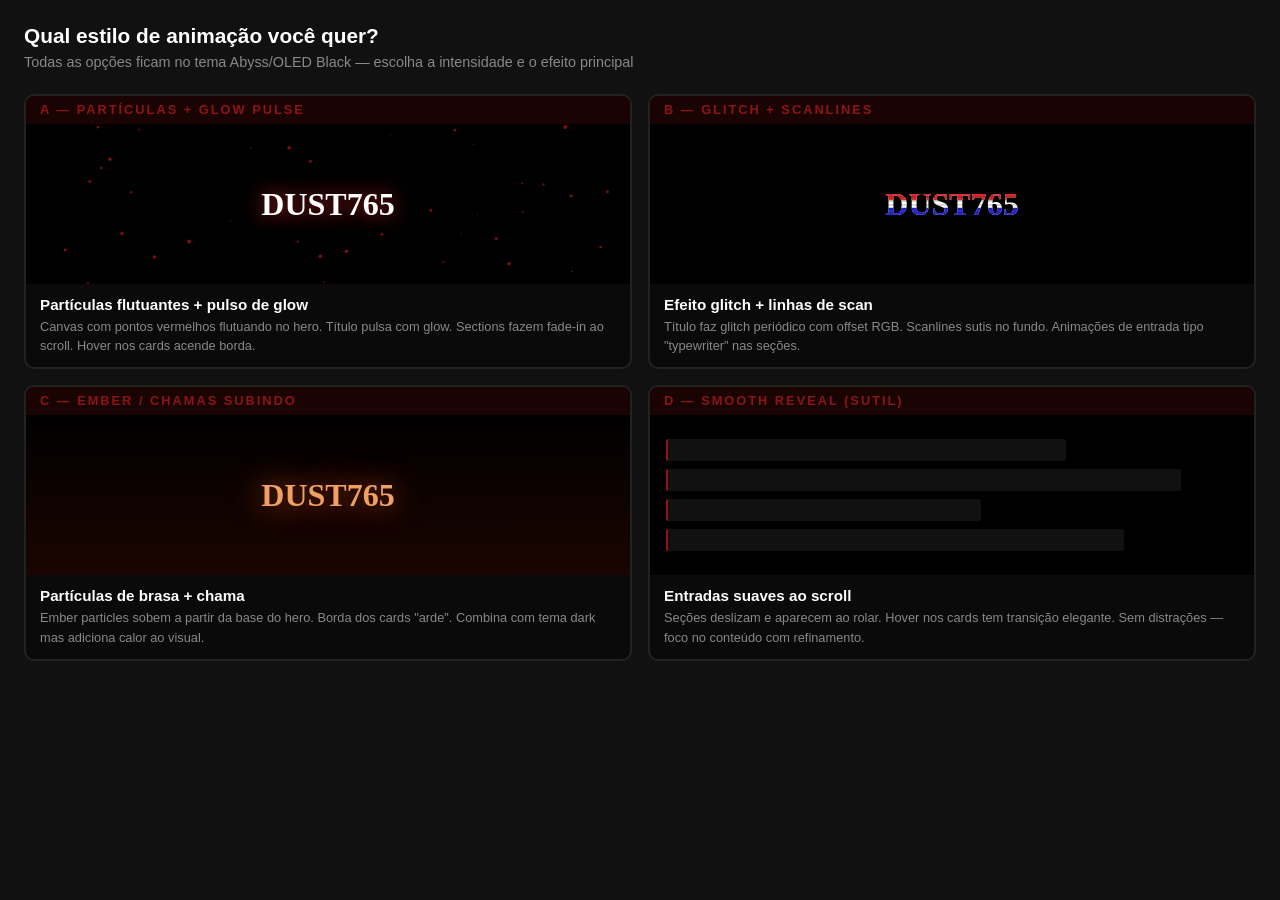
<file: .superpowers/brainstorm/2634-1775221806/animations.html>
<!DOCTYPE html>
<html lang="pt">
<head>
<meta charset="UTF-8"/>
<meta name="viewport" content="width=device-width,initial-scale=1"/>
<title>Animações — Dust765</title>
<style>
  *{box-sizing:border-box;margin:0;padding:0}
  body{background:#111;color:#ccc;font-family:sans-serif;padding:24px}
  h2{color:#fff;font-size:1.3rem;margin-bottom:6px}
  .subtitle{color:#888;font-size:.9rem;margin-bottom:24px}

  .options{display:grid;grid-template-columns:1fr 1fr;gap:16px}
  @media(max-width:600px){.options{grid-template-columns:1fr}}

  .option{
    border:2px solid #222;border-radius:10px;padding:0;
    cursor:pointer;overflow:hidden;transition:border-color .2s;
    background:#0a0a0a;
  }
  .option:hover{border-color:#444}
  .option.selected{border-color:#8c1515;box-shadow:0 0 20px rgba(140,21,21,0.4)}
  .option .letter{
    background:#1a0303;color:#8c1515;font-weight:700;
    padding:6px 14px;font-size:.8rem;letter-spacing:2px;
    border-bottom:1px solid #1a0303
  }
  .option.selected .letter{background:#8c1515;color:#fff}
  .demo{height:160px;position:relative;overflow:hidden;background:#000}
  .option .content{padding:12px 14px}
  .option .content h3{color:#fff;font-size:.95rem;margin-bottom:4px}
  .option .content p{color:#888;font-size:.8rem;line-height:1.5}

  /* ── DEMO A: Particles + Glow pulse ── */
  #demoA canvas{position:absolute;inset:0;width:100%;height:100%}
  #demoA .glow-text{
    position:absolute;top:50%;left:50%;transform:translate(-50%,-50%);
    font-size:2rem;font-weight:900;font-family:serif;color:#fff;
    text-shadow:0 0 20px rgba(220,40,40,0.9);
    animation:pulse 2s ease-in-out infinite
  }
  @keyframes pulse{0%,100%{text-shadow:0 0 10px rgba(220,40,40,0.5)}50%{text-shadow:0 0 40px rgba(220,40,40,1),0 0 80px rgba(220,40,40,0.5)}}

  /* ── DEMO B: Scanlines + Glitch ── */
  #demoB{background:#000;display:flex;align-items:center;justify-content:center}
  #demoB::before{
    content:'';position:absolute;inset:0;
    background:repeating-linear-gradient(0deg,transparent,transparent 2px,rgba(0,0,0,0.15) 2px,rgba(0,0,0,0.15) 4px);
    pointer-events:none;z-index:2
  }
  .glitch-text{
    font-size:2rem;font-weight:900;font-family:serif;color:#fff;
    position:relative;animation:glitch 3s infinite
  }
  .glitch-text::before,.glitch-text::after{
    content:attr(data-text);position:absolute;top:0;left:0;width:100%;height:100%
  }
  .glitch-text::before{color:#dc2828;animation:glitch-r 3s infinite;clip-path:polygon(0 20%,100% 20%,100% 40%,0 40%)}
  .glitch-text::after{color:#2828dc;animation:glitch-b 3s infinite;clip-path:polygon(0 60%,100% 60%,100% 80%,0 80%)}
  @keyframes glitch{0%,90%,100%{transform:none}91%{transform:skewX(-2deg)}93%{transform:skewX(2deg)}}
  @keyframes glitch-r{0%,90%,100%{transform:none;opacity:0}91%{transform:translate(-2px,0);opacity:.8}93%{transform:translate(2px,0);opacity:.8}}
  @keyframes glitch-b{0%,90%,100%{transform:none;opacity:0}92%{transform:translate(2px,1px);opacity:.8}94%{transform:translate(-2px,-1px);opacity:.8}}

  /* ── DEMO C: Ember particles rising ── */
  #demoC{background:linear-gradient(to top,#1a0500,#000);display:flex;align-items:flex-end;justify-content:center;padding-bottom:16px}
  .ember{
    position:absolute;bottom:0;width:3px;border-radius:50%;
    background:radial-gradient(circle,#ffa040,#dc4010);
    animation:rise linear infinite;opacity:0
  }
  @keyframes rise{
    0%{transform:translateY(0) translateX(0) scale(1);opacity:.9}
    50%{opacity:.6;transform:translateY(-60px) translateX(var(--dx)) scale(.7)}
    100%{transform:translateY(-130px) translateX(calc(var(--dx)*2)) scale(.2);opacity:0}
  }
  #demoC .forge-text{
    position:absolute;top:50%;left:50%;transform:translate(-50%,-50%);
    font-size:2rem;font-weight:900;font-family:serif;
    color:#f0a060;text-shadow:0 0 30px rgba(200,80,0,1)
  }

  /* ── DEMO D: Scroll Reveal only ── */
  #demoD{display:flex;flex-direction:column;gap:8px;padding:16px;justify-content:center}
  .reveal-row{
    height:22px;background:#111;border-left:2px solid #8c1515;
    border-radius:2px;animation:revealIn 1s ease forwards;opacity:0
  }
  .reveal-row:nth-child(1){animation-delay:.1s;width:70%}
  .reveal-row:nth-child(2){animation-delay:.3s;width:90%}
  .reveal-row:nth-child(3){animation-delay:.5s;width:55%}
  .reveal-row:nth-child(4){animation-delay:.7s;width:80%}
  @keyframes revealIn{from{opacity:0;transform:translateX(-20px)}to{opacity:1;transform:none}}

  /* selection indicator */
  #indicator{
    position:fixed;bottom:16px;left:50%;transform:translateX(-50%);
    background:#8c1515;color:#fff;padding:8px 20px;border-radius:20px;
    font-size:.85rem;display:none;z-index:999
  }
  #indicator.visible{display:block}
</style>
</head>
<body>
<h2>Qual estilo de animação você quer?</h2>
<p class="subtitle">Todas as opções ficam no tema Abyss/OLED Black — escolha a intensidade e o efeito principal</p>

<div class="options" id="optContainer">

  <div class="option" data-choice="particles" onclick="pick(this)">
    <div class="letter">A — PARTÍCULAS + GLOW PULSE</div>
    <div class="demo" id="demoA">
      <canvas id="cvs"></canvas>
      <div class="glow-text">DUST765</div>
    </div>
    <div class="content">
      <h3>Partículas flutuantes + pulso de glow</h3>
      <p>Canvas com pontos vermelhos flutuando no hero. Título pulsa com glow. Sections fazem fade-in ao scroll. Hover nos cards acende borda.</p>
    </div>
  </div>

  <div class="option" data-choice="glitch" onclick="pick(this)">
    <div class="letter">B — GLITCH + SCANLINES</div>
    <div class="demo" id="demoB">
      <div class="glitch-text" data-text="DUST765">DUST765</div>
    </div>
    <div class="content">
      <h3>Efeito glitch + linhas de scan</h3>
      <p>Título faz glitch periódico com offset RGB. Scanlines sutis no fundo. Animações de entrada tipo "typewriter" nas seções.</p>
    </div>
  </div>

  <div class="option" data-choice="ember" onclick="pick(this)">
    <div class="letter">C — EMBER / CHAMAS SUBINDO</div>
    <div class="demo" id="demoC">
      <div class="forge-text">DUST765</div>
    </div>
    <div class="content">
      <h3>Partículas de brasa + chama</h3>
      <p>Ember particles sobem a partir da base do hero. Borda dos cards "arde". Combina com tema dark mas adiciona calor ao visual.</p>
    </div>
  </div>

  <div class="option" data-choice="smooth" onclick="pick(this)">
    <div class="letter">D — SMOOTH REVEAL (SUTIL)</div>
    <div class="demo" id="demoD">
      <div class="reveal-row"></div>
      <div class="reveal-row"></div>
      <div class="reveal-row"></div>
      <div class="reveal-row"></div>
    </div>
    <div class="content">
      <h3>Entradas suaves ao scroll</h3>
      <p>Seções deslizam e aparecem ao rolar. Hover nos cards tem transição elegante. Sem distrações — foco no conteúdo com refinamento.</p>
    </div>
  </div>

</div>

<div id="indicator">Selecionado — responda no terminal</div>

<script>
function pick(el){
  document.querySelectorAll('.option').forEach(o=>o.classList.remove('selected'))
  el.classList.add('selected')
  document.getElementById('indicator').classList.add('visible')
  // write to events
  try{
    const ev={type:'click',choice:el.dataset.choice,text:el.querySelector('h3').textContent,timestamp:Date.now()}
    fetch('/__events',{method:'POST',headers:{'Content-Type':'application/json'},body:JSON.stringify(ev)}).catch(()=>{})
  }catch(e){}
}

// Particle canvas for demo A
const cvs=document.getElementById('cvs')
const ctx=cvs.getContext('2d')
let pts=[]
function resize(){cvs.width=cvs.offsetWidth;cvs.height=cvs.offsetHeight}
resize()
for(let i=0;i<40;i++)pts.push({x:Math.random()*cvs.width,y:Math.random()*cvs.height,vx:(Math.random()-.5)*.4,vy:(Math.random()-.5)*.4,r:Math.random()*1.5+.5})
function frame(){
  ctx.clearRect(0,0,cvs.width,cvs.height)
  pts.forEach(p=>{
    p.x+=p.vx;p.y+=p.vy
    if(p.x<0)p.x=cvs.width;if(p.x>cvs.width)p.x=0
    if(p.y<0)p.y=cvs.height;if(p.y>cvs.height)p.y=0
    ctx.beginPath();ctx.arc(p.x,p.y,p.r,0,Math.PI*2)
    ctx.fillStyle='rgba(180,20,20,.7)';ctx.fill()
  })
  requestAnimationFrame(frame)
}
frame()

// Ember particles for demo C
const dC=document.getElementById('demoC')
function spawnEmber(){
  const e=document.createElement('div')
  e.className='ember'
  const dx=(Math.random()-.5)*40
  e.style.setProperty('--dx',dx+'px')
  e.style.left=(20+Math.random()*60)+'%'
  e.style.width=(Math.random()*3+1)+'px'
  e.style.height=e.style.width
  const dur=1.5+Math.random()*1.5
  e.style.animationDuration=dur+'s'
  e.style.animationDelay=(Math.random()*.5)+'s'
  dC.appendChild(e)
  setTimeout(()=>e.remove(),dur*1000+600)
}
setInterval(spawnEmber,200)

// re-trigger reveal anim for demo D
const rows=document.querySelectorAll('.reveal-row')
function retrigger(){rows.forEach(r=>{r.style.animation='none';requestAnimationFrame(()=>{r.style.animation=''})})}
setInterval(retrigger,2500)
</script>
</body>
</html>
</file>
<file: css/wiki.css>
*, *::before, *::after { box-sizing: border-box; margin: 0; padding: 0; }
:root {
  --font-display: 'Caudex', 'Palatino Linotype', 'Book Antiqua', Palatino, Georgia, serif;
  --red-700: #8c1515;
  --red-600: #a81818;
  --red-500: #c41f1f;
  --red-400: #d43030;
  --red-300: #e04040;
  --red-200: #c62828;
  --text: #1a1212;
  --text-muted: #4d4242;
  --text-faint: #6b5f5f;
  --bg: #ffffff;
  --bg-elevated: #fff8f8;
  --line: rgba(40, 20, 20, 0.1);
  --line-accent: rgba(180, 40, 40, 0.28);
}
html { scroll-behavior: smooth; }
body {
  font-family: 'Inter', system-ui, -apple-system, sans-serif;
  font-size: 16px;
  font-weight: 500;
  line-height: 1.65;
  letter-spacing: .01em;
  background: var(--bg);
  color: var(--text);
  -webkit-font-smoothing: antialiased;
}
a { color: var(--red-600); text-decoration: none; }
a:hover { color: var(--red-500); }
.wiki-top {
  position: sticky;
  top: 0;
  z-index: 50;
  display: flex;
  align-items: center;
  justify-content: space-between;
  flex-wrap: wrap;
  gap: .75rem 1rem;
  padding: 1rem clamp(1rem, 4vw, 1.75rem);
  background: rgba(255, 252, 252, 0.95);
  backdrop-filter: blur(12px);
  border-bottom: 1px solid var(--line);
}
.wiki-top a.home {
  display: flex;
  align-items: center;
  gap: .65rem;
  font-family: var(--font-display);
  font-size: .8125rem;
  font-weight: 700;
  letter-spacing: .1em;
  color: var(--text);
}
.wiki-top a.home img { height: 26px; opacity: .95; }
.wiki-top-meta {
  display: flex;
  flex-direction: column;
  align-items: flex-end;
  gap: .2rem;
  text-align: right;
}
.wiki-source {
  font-size: .75rem;
  color: var(--text-faint);
  font-weight: 400;
}
.wiki-source a { color: var(--text-muted); }
.wiki-source a:hover { color: var(--red-600); }
.wiki-layout {
  display: grid;
  grid-template-columns: minmax(220px, 260px) minmax(0, 1fr);
  align-items: start;
  max-width: 1120px;
  margin: 0 auto;
  gap: 0;
  border-left: 1px solid var(--line);
  border-right: 1px solid var(--line);
  min-height: calc(100vh - 57px);
}
.wiki-sidebar {
  position: sticky;
  top: 57px;
  padding: 2rem 1.25rem 3rem;
  background: var(--bg-elevated);
  border-right: 1px solid var(--line);
}
.wiki-search {
  margin-bottom: 1.35rem;
}
.wiki-search-label {
  display: block;
  font-family: 'Inter', sans-serif;
  font-size: .6875rem;
  font-weight: 600;
  letter-spacing: .14em;
  text-transform: uppercase;
  color: var(--text-faint);
  margin-bottom: 0.45rem;
}
.wiki-search-input {
  width: 100%;
  font-family: 'Inter', sans-serif;
  font-size: .875rem;
  padding: 0.55rem 0.65rem;
  border: 1px solid var(--line);
  border-radius: 6px;
  background: var(--bg);
  color: var(--text);
  transition: border-color .2s, box-shadow .2s;
}
.wiki-search-input::placeholder {
  color: var(--text-faint);
}
.wiki-search-input:hover {
  border-color: var(--line-accent);
}
.wiki-search-input:focus {
  outline: none;
  border-color: var(--red-500);
  box-shadow: 0 0 0 3px rgba(180, 40, 40, 0.12);
}
.wiki-search-hint {
  font-size: .75rem;
  color: var(--text-faint);
  margin-top: 0.4rem;
  line-height: 1.4;
}
.wiki-search-hint:not([hidden]) {
  display: block;
}
.wiki-nav-item-hidden {
  display: none !important;
}
.wiki-sidebar h2 {
  font-family: var(--font-display);
  font-size: .6875rem;
  font-weight: 700;
  letter-spacing: .14em;
  text-transform: uppercase;
  color: var(--text-faint);
  margin-bottom: 1rem;
}
.wiki-sidebar nav ul { list-style: none; }
.wiki-sidebar nav li { margin-bottom: .125rem; }
.wiki-sidebar nav a {
  font-size: .8125rem;
  font-weight: 400;
  line-height: 1.45;
  color: var(--text-muted);
  display: block;
  padding: .4rem .5rem;
  border-radius: 4px;
  border-left: 2px solid transparent;
  margin-left: -2px;
}
.wiki-sidebar nav a:hover {
  color: var(--text);
  background: rgba(180, 40, 40, 0.06);
}
.wiki-sidebar nav a.active {
  color: var(--red-700);
  background: #fdecec;
  border-left-color: var(--red-500);
}
.wiki-main {
  padding: clamp(1.75rem, 4vw, 2.5rem) clamp(1.25rem, 4vw, 2.5rem) 4rem;
  max-width: 720px;
}
.wiki-context {
  padding: 1.25rem 1.35rem;
  margin-bottom: 2rem;
  background: var(--bg-elevated);
  border-radius: 8px;
  border: 1px solid var(--line);
}
.wiki-context h1 {
  font-family: var(--font-display);
  font-size: 1.125rem;
  font-weight: 700;
  letter-spacing: .04em;
  color: var(--text);
  margin-bottom: .65rem;
  line-height: 1.35;
}
.wiki-context p {
  font-size: .875rem;
  line-height: 1.7;
  color: var(--text-muted);
  margin: 0;
}
.wiki-context p + p { margin-top: .75rem; }
.wiki-context code {
  font-size: .8em;
  padding: .1rem .35rem;
  border-radius: 3px;
  background: #f0eaea;
  color: var(--text);
}
.wiki-banner {
  font-size: .8125rem;
  line-height: 1.65;
  color: var(--text-muted);
  padding: 1rem 1.15rem;
  margin-bottom: 2.5rem;
  border-radius: 6px;
  border: 1px solid var(--line-accent);
  background: #fdecec;
}
.wiki-article {
  margin-bottom: .4rem;
  border: 1px solid var(--line);
  border-radius: 8px;
  background: var(--bg);
  scroll-margin-top: 76px;
}
.wiki-article[open] {
  border-color: var(--line-accent);
  background: #fff5f5;
}
.wiki-article > summary {
  list-style: none;
  cursor: pointer;
  display: flex;
  align-items: center;
  justify-content: space-between;
  gap: .75rem;
  padding: .7rem 1rem;
  font-family: var(--font-display);
  font-size: 1.0625rem;
  font-weight: 700;
  letter-spacing: .03em;
  color: var(--text);
  user-select: none;
}
.wiki-article > summary::-webkit-details-marker { display: none; }
.wiki-article > summary::marker { content: ""; }
.wiki-article-title {
  flex: 1;
  line-height: 1.35;
  text-align: left;
}
.wiki-article > summary::after {
  content: "";
  width: .45rem;
  height: .45rem;
  margin-top: -.15rem;
  border-right: 2px solid var(--text-faint);
  border-bottom: 2px solid var(--text-faint);
  transform: rotate(-45deg);
  flex-shrink: 0;
  transition: transform .2s ease;
}
.wiki-article[open] > summary::after { transform: rotate(45deg); margin-top: .1rem; }
.wiki-article-body {
  padding: .25rem 1rem 1.15rem;
  border-top: 1px solid var(--line);
}
.wiki-article h3 {
  font-family: var(--font-display);
  font-size: .8125rem;
  font-weight: 700;
  letter-spacing: .06em;
  text-transform: uppercase;
  color: var(--red-600);
  margin: 1.75rem 0 .5rem;
}
.wiki-article p, .wiki-article li {
  color: var(--text-muted);
  margin-bottom: .625rem;
  font-size: .9375rem;
}
.wiki-article ul, .wiki-article ol { margin: .5rem 0 1rem 1.15rem; }
.wiki-article hr {
  border: none;
  border-top: 1px solid var(--line);
  margin: 1.75rem 0;
}
.wiki-media-placeholder {
  margin: 1.25rem 0;
  min-height: 120px;
  border-radius: 6px;
  border: 1px dashed rgba(40, 20, 20, 0.15);
  display: flex;
  align-items: center;
  justify-content: center;
  background: var(--bg-elevated);
  color: var(--text-faint);
  font-family: 'Inter', sans-serif;
  font-size: .6875rem;
  font-weight: 500;
  letter-spacing: .08em;
  text-transform: uppercase;
}
.wiki-media-placeholder--video { min-height: 180px; }
.wiki-media-placeholder--item {
  min-height: 72px;
  margin: 0.45rem 0 0;
  font-size: .62rem;
  letter-spacing: .06em;
  text-transform: uppercase;
}
.wiki-opt-item { margin-bottom: 1.05rem; }
.wiki-opt-item p { margin-bottom: 0.35rem; }
.wiki-nav-label {
  list-style: none;
  font-size: .65rem;
  font-weight: 600;
  letter-spacing: .12em;
  text-transform: uppercase;
  color: var(--text-faint);
  margin: 0.85rem 0 0.35rem;
  padding: 0 0.5rem;
}
.wiki-nav-label:first-child { margin-top: 0; }
@media (max-width: 860px) {
  .wiki-layout {
    grid-template-columns: 1fr;
    border-left: none;
    border-right: none;
  }
  .wiki-sidebar {
    position: relative;
    top: 0;
    border-right: none;
    border-bottom: 1px solid var(--line);
    padding-bottom: 1.5rem;
  }
  .wiki-top-meta { align-items: flex-start; text-align: left; }
}
</file>
